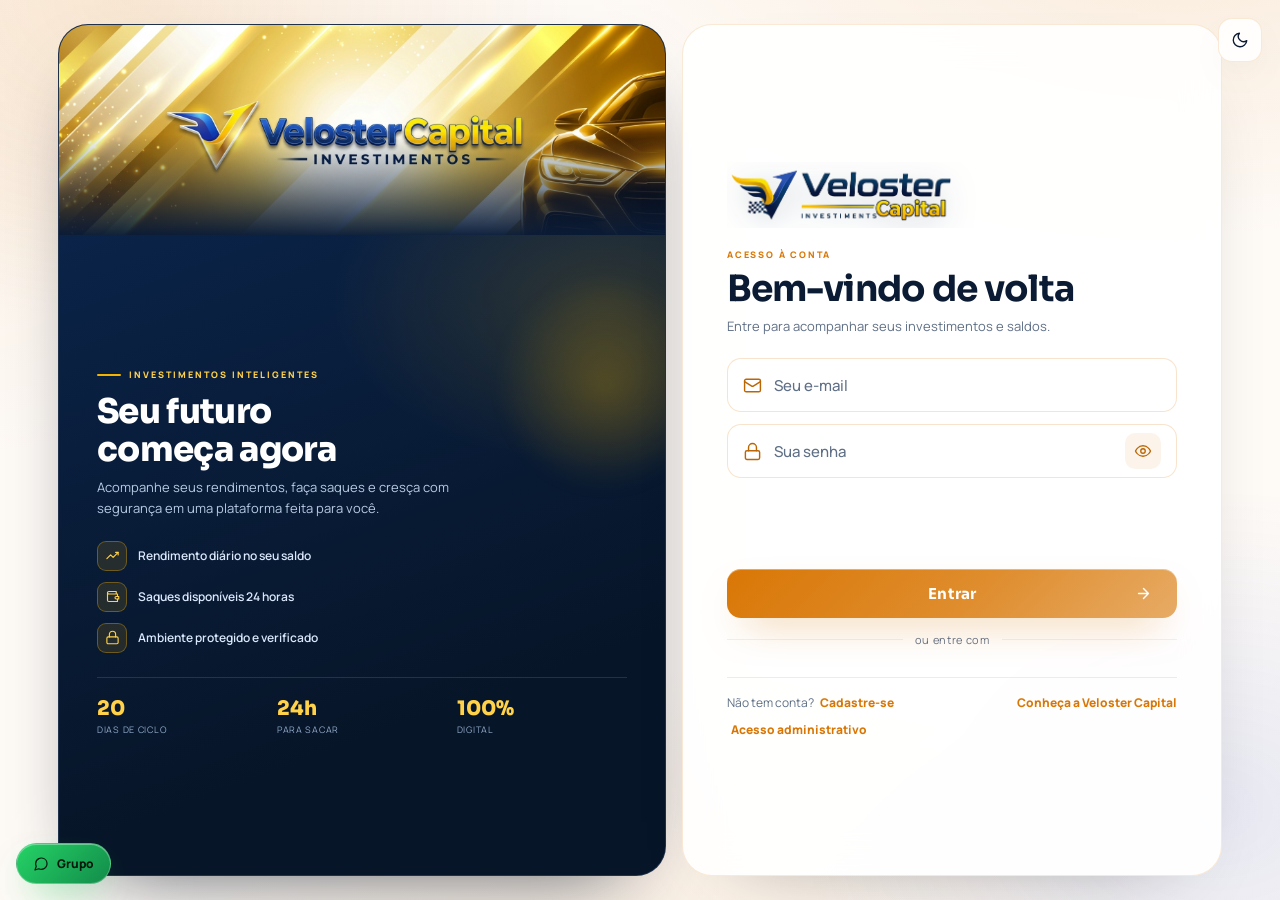
<file: index.html>
<!DOCTYPE html>
<html lang="pt-BR">
<head>
  <meta charset="UTF-8">
  <meta name="viewport" content="width=device-width, initial-scale=1.0">
  <title>Veloster Capital | Entrar</title>
  <link rel="stylesheet" href="style.css">
  <link rel="stylesheet" href="style-premium.css">
  <link rel="stylesheet" href="style-laranja.css" id="themeCss">
  <link rel="stylesheet" href="tema.css">
  <link rel="stylesheet" href="style-veloster.css">
  <script>
    (function(){try{
      var t = localStorage.getItem('taxinexo_tema') || 'claro';
      document.documentElement.dataset.tema = t;
      if (t === 'escuro') { var l = document.getElementById('themeCss'); if (l) l.disabled = true; }
    }catch(e){}})();
  </script>
  <script src="tema.js" defer></script>
  <script src="https://challenges.cloudflare.com/turnstile/v0/api.js" async defer></script>
  <script src="https://accounts.google.com/gsi/client" async defer></script>
</head>
<body class="auth-page auth-page-split">

  <main class="auth-shell auth-split">

    <!-- Painel visual -->
    <section class="auth-visual" aria-hidden="true">
      <div class="auth-visual-img"></div>
      <div class="auth-visual-body">
        <span class="auth-visual-kicker">Investimentos inteligentes</span>
        <h2>Seu futuro<br>começa agora</h2>
        <p>Acompanhe seus rendimentos, faça saques e cresça com segurança em uma plataforma feita para você.</p>
        <ul class="auth-visual-list">
          <li><span class="ico ico-trending" aria-hidden="true"></span> Rendimento diário no seu saldo</li>
          <li><span class="ico ico-wallet" aria-hidden="true"></span> Saques disponíveis 24 horas</li>
          <li><span class="ico ico-lock" aria-hidden="true"></span> Ambiente protegido e verificado</li>
        </ul>
        <div class="auth-visual-stats">
          <div><strong>20</strong><span>dias de ciclo</span></div>
          <div><strong>24h</strong><span>para sacar</span></div>
          <div><strong>100%</strong><span>digital</span></div>
        </div>
      </div>
    </section>

    <!-- Formulário -->
    <section class="auth-card auth-card-new">
      <div class="auth-brand auth-brand-mini">
        <img src="brand-transparent.png" alt="Veloster Capital">
      </div>

      <span class="auth-kicker">Acesso à conta</span>
      <h1>Bem-vindo de volta</h1>
      <p class="auth-description">Entre para acompanhar seus investimentos e saldos.</p>

      <form id="loginForm" onsubmit="event.preventDefault(); fazerLogin()">
        <label class="input-wrap"><span class="ico ico-mail" aria-hidden="true"></span><input type="email" id="email" autocomplete="email" placeholder="Seu e-mail" aria-label="Seu e-mail" required></label>
        <div class="input-wrap"><span class="ico ico-lock" aria-hidden="true"></span><input type="password" id="senha" autocomplete="current-password" placeholder="Sua senha" aria-label="Sua senha" required><button type="button" class="password-toggle" aria-label="Mostrar senha" aria-pressed="false" onclick="alternarSenha(this,'senha')"></button></div>

        <div class="cf-turnstile" data-sitekey="0x4AAAAAAGTNnKaP2FuE_P5_" data-action="login" data-theme="light"></div>
        <button class="primary" type="submit">Entrar <span class="ico ico-arrow" aria-hidden="true"></span></button>
      </form>

      <div class="google-area">
        <div class="google-sep"><span>ou entre com</span></div>
        <div id="g_id_onload"
             data-client_id="643374147618-8cfpb3gkfbl2pi7n4obujbpfdo6haikt.apps.googleusercontent.com"
             data-callback="handleGoogleLogin"
             data-auto_prompt="false"></div>
        <div class="g_id_signin" data-type="standard" data-size="large" data-theme="outline"
             data-text="signin_with" data-shape="rectangular" data-logo_alignment="left"></div>
      </div>

      <div class="auth-links">
        <p class="link">Não tem conta? <a href="cadastro.html">Cadastre-se</a></p>
        <p class="link"><a href="quem-somos.html">Conheça a Veloster Capital</a></p>
        <p class="link"><a href="admin.html">Acesso administrativo</a></p>
      </div>
    </section>

  </main>

  <script src="pagamentos.js"></script>
  <script src="script.js"></script>

  <!-- Grupo WhatsApp -->
  <a class="grp-whats" id="linkGrupo" href="https://chat.whatsapp.com/D1oeBvP9L0a86cf6ZgWXgP?s=cl&p=a&iam=2" target="_blank" rel="noopener" aria-label="Entrar no grupo do WhatsApp" title="Grupo Veloster Capital">
    <span class="ico ico-message" aria-hidden="true"></span> Grupo
  </a>

</body>
</html>
</file>
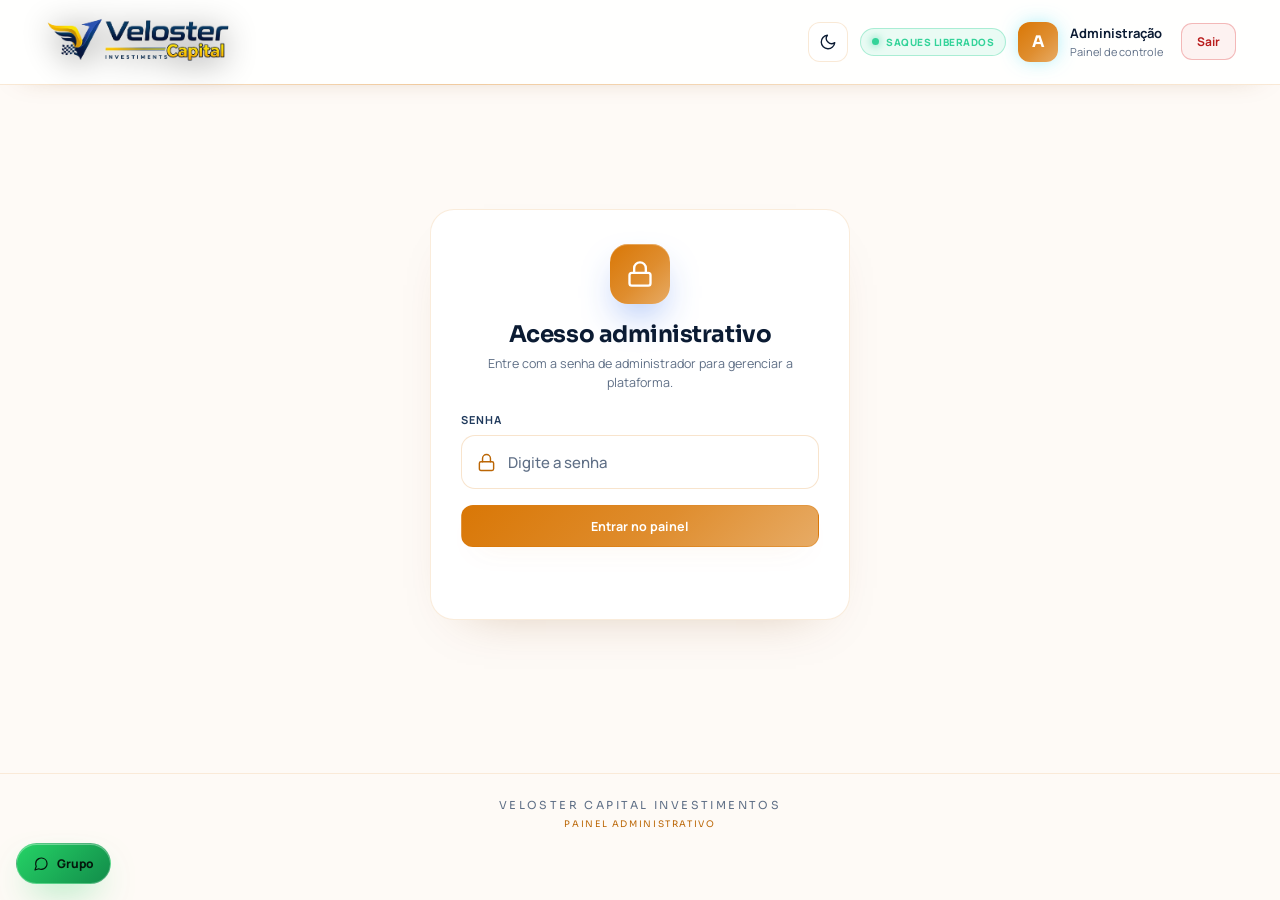
<file: admin.html>
<!DOCTYPE html>
<html lang="pt-BR">
<head>
  <meta charset="UTF-8">
  <meta name="viewport" content="width=device-width, initial-scale=1">
  <title>Veloster Capital | Administração</title>
  <link rel="stylesheet" href="style.css">
  <link rel="stylesheet" href="style-premium.css">
  <link rel="stylesheet" href="style-laranja.css" id="themeCss">
  <link rel="stylesheet" href="tema.css">
  <link rel="stylesheet" href="style-veloster.css">
  <script>
    (function(){try{
      var t = localStorage.getItem('taxinexo_tema') || 'claro';
      document.documentElement.dataset.tema = t;
      if (t === 'escuro') { var l = document.getElementById('themeCss'); if (l) l.disabled = true; }
    }catch(e){}})();
  </script>
  <script src="tema.js" defer></script>
</head>
<body class="dashboard admin-page">

  <!-- ============================================================
       TOPBAR
  ============================================================ -->
  <header class="topbar">
    <a href="cliente.html"><img src="brand-transparent.png" alt="Veloster Capital Investimentos"></a>
    <div class="account">
      <span class="admin-top-chip" id="adminTopSaqueChip" data-estado="liberado" title="Controle de saques">
        <i aria-hidden="true"></i><span>Saques liberados</span>
      </span>
      <div class="avatar" aria-hidden="true">A</div>
      <div class="account-meta">
        <strong>Administração</strong>
        <small>Painel de controle</small>
      </div>
      <button class="sair" onclick="sair()">Sair</button>
    </div>
  </header>

  <main class="wrap admin-wrap">

    <!-- ============================================================
         LOGIN
    ============================================================ -->
    <section class="admin-login" id="adminLogin">
      <div class="admin-login-card panel">
        <div class="admin-shield" aria-hidden="true">
          <svg viewBox="0 0 24 24" width="28" height="28" fill="none" stroke="currentColor" stroke-width="2" stroke-linecap="round" stroke-linejoin="round">
            <rect x="3" y="11" width="18" height="11" rx="2"/>
            <path d="M7 11V7a5 5 0 0 1 10 0v4"/>
          </svg>
        </div>
        <h1>Acesso administrativo</h1>
        <p>Entre com a senha de administrador para gerenciar a plataforma.</p>

        <form onsubmit="event.preventDefault(); entrarAdmin()">
          <label class="field" for="adminSenha">
            <span>Senha</span>
            <span class="input-wrap">
              <span class="ico ico-lock" aria-hidden="true"></span>
              <input id="adminSenha" type="password" placeholder="Digite a senha" autocomplete="current-password">
            </span>
          </label>
          <button class="btn block" type="submit">Entrar no painel</button>
        </form>

        <p class="result" id="adminMsg" role="status" aria-live="polite"></p>
      </div>
    </section>

    <!-- ============================================================
         PAINEL
    ============================================================ -->
    <div id="adminPanel" style="display:none;">

      <!-- CABEÇALHO -->
      <div class="admin-head">
        <div class="admin-head-txt">
          <span class="admin-eyebrow">Veloster Capital · Administração</span>
          <h1>Painel administrativo</h1>
          <p>Visão geral, financeiro e configurações da plataforma.</p>
        </div>
        <div class="admin-head-actions">
          <span class="admin-updated" id="adminUltimaAtualizacao">Aguardando dados...</span>
          <button class="btn secondary admin-refresh" onclick="carregarAdmin()">
            <span class="ico ico-refresh" aria-hidden="true"></span> Atualizar
          </button>
        </div>
      </div>

      <div class="admin-layout">

        <!-- NAVEGAÇÃO LATERAL -->
        <aside class="admin-side" aria-label="Seções do painel">
          <nav class="admin-nav">
            <button type="button" class="admin-nav-item ativo" data-alvo="sec-visao">
              <span class="ico ico-chart" aria-hidden="true"></span><span>Visão geral</span>
            </button>
            <button type="button" class="admin-nav-item" data-alvo="sec-saques">
              <span class="ico ico-wallet" aria-hidden="true"></span><span>Saques</span>
            </button>
            <button type="button" class="admin-nav-item" data-alvo="sec-usuarios">
              <span class="ico ico-users" aria-hidden="true"></span><span>Usuários</span>
            </button>
            <button type="button" class="admin-nav-item" data-alvo="sec-investimentos">
              <span class="ico ico-trending" aria-hidden="true"></span><span>Investimentos</span>
            </button>
            <button type="button" class="admin-nav-item" data-alvo="sec-planos">
              <span class="ico ico-star" aria-hidden="true"></span><span>Planos</span>
            </button>
            <button type="button" class="admin-nav-item" data-alvo="sec-relatorios">
              <span class="ico ico-list" aria-hidden="true"></span><span>Rendimentos</span>
            </button>
            <button type="button" class="admin-nav-item" data-alvo="sec-banners">
              <span class="ico ico-image" aria-hidden="true"></span><span>Banners</span>
            </button>
            <button type="button" class="admin-nav-item" data-alvo="sec-codigos">
              <span class="ico ico-gift" aria-hidden="true"></span><span>Códigos</span>
            </button>
            <button type="button" class="admin-nav-item" data-alvo="sec-aparencia">
              <span class="ico ico-star" aria-hidden="true"></span><span>Aparência</span>
            </button>
            <button type="button" class="admin-nav-item" data-alvo="sec-config">
              <span class="ico ico-key" aria-hidden="true"></span><span>Configurações</span>
            </button>
          </nav>

          <div class="admin-side-card">
            <span class="admin-side-label">Controle de saques</span>
            <strong class="admin-side-status" id="adminSideSaqueStatus" data-estado="liberado">
              <i aria-hidden="true"></i> Liberados
            </strong>
            <p id="adminSideSaqueDesc">Clientes podem solicitar normalmente.</p>
            <button class="btn small secondary block" type="button" onclick="irParaSecao('sec-saques')">Gerenciar saques</button>
          </div>
        </aside>

        <!-- CONTEÚDO -->
        <div class="admin-content">

          <!-- VISÃO GERAL -->
          <section class="admin-block" id="sec-visao">
            <div class="admin-block-head">
              <div>
                <h2>Visão geral</h2>
                <p>Números atualizados da plataforma.</p>
              </div>
            </div>

            <div class="admin-stats">
              <article class="admin-stat">
                <span class="admin-stat-ico ico-users" aria-hidden="true"></span>
                <small>Usuários</small>
                <strong id="adminUsuarios">0</strong>
              </article>
              <article class="admin-stat">
                <span class="admin-stat-ico ico-trending" aria-hidden="true"></span>
                <small>Invest. ativos</small>
                <strong id="adminInvestimentos">0</strong>
              </article>
              <article class="admin-stat">
                <span class="admin-stat-ico ico-money" aria-hidden="true"></span>
                <small>Total investido</small>
                <strong id="adminTotalInvestido">R$ 0,00</strong>
              </article>
              <article class="admin-stat">
                <span class="admin-stat-ico ico-chart" aria-hidden="true"></span>
                <small>Rendimentos</small>
                <strong id="adminTotalRendimentos">R$ 0,00</strong>
              </article>
              <article class="admin-stat">
                <span class="admin-stat-ico ico-wallet" aria-hidden="true"></span>
                <small>Saques pagos</small>
                <strong id="adminTotalSaques">R$ 0,00</strong>
              </article>
              <article class="admin-stat">
                <span class="admin-stat-ico ico-clock" aria-hidden="true"></span>
                <small>Saques pendentes</small>
                <strong id="adminSaquesPendentes">0</strong>
              </article>
              <article class="admin-stat">
                <span class="admin-stat-ico ico-users" aria-hidden="true"></span>
                <small>Saldo em contas</small>
                <strong id="adminSaldoContas">R$ 0,00</strong>
              </article>
              <article class="admin-stat admin-stat-gateway">
                <span class="admin-stat-ico ico-bank" aria-hidden="true"></span>
                <small>Gateway (estimado)</small>
                <strong id="adminSaldoGateway">—</strong>
                <button class="mini-btn" type="button" onclick="adminAtualizarSaldoGateway()">Consultar gateway</button>
              </article>
            </div>

            <article class="admin-chart-card">
              <div class="admin-chart-head">
                <div>
                  <h3>Movimentação da plataforma</h3>
                  <p>Financeiro consolidado e novos cadastros.</p>
                </div>
                <span class="admin-chart-tag">Ao vivo</span>
              </div>
              <div class="admin-chart-grid">
                <div class="admin-chart-panel">
                  <div class="admin-chart-panel-head">
                    <h4>Financeiro</h4>
                    <small>R$</small>
                  </div>
                  <div class="admin-bars" id="adminBarsFinanceiro"></div>
                  <div class="admin-chart-notes" id="adminChartNotes"></div>
                </div>
                <div class="admin-chart-panel">
                  <div class="admin-chart-panel-head">
                    <h4>Cadastros</h4>
                    <small id="adminChartCadastrosTotal">7 dias</small>
                  </div>
                  <div class="admin-spark" id="adminSparkCadastros"></div>
                </div>
              </div>
            </article>

            <div class="admin-block-head admin-block-head-sub">
              <div>
                <h2>Ações rápidas</h2>
                <p>Operações do dia a dia.</p>
              </div>
            </div>

            <div class="admin-actions">
              <article class="admin-action">
                <span class="admin-action-ico green ico-refresh" aria-hidden="true"></span>
                <div>
                  <h3>Processar rendimentos</h3>
                  <p>Credita 1 diária de cada investimento ativo e devolve o capital ao final do ciclo.</p>
                </div>
                <button class="btn" type="button" onclick="processarRendimentos(event)">Processar</button>
              </article>

              <article class="admin-action admin-action-saques" id="adminAcaoSaques" data-estado="liberado">
                <span class="admin-action-ico ico-wallet" aria-hidden="true"></span>
                <div>
                  <h3>Controle de saques</h3>
                  <p id="adminAcaoSaquesDesc">Saques liberados para todos os clientes.</p>
                </div>
                <button class="btn small secondary" type="button" onclick="irParaSecao('sec-saques')">Gerenciar</button>
              </article>
            </div>
          </section>

          <!-- SAQUES -->
          <section class="admin-block" id="sec-saques">
            <div class="admin-block-head">
              <div>
                <h2>Saques</h2>
                <p>Libere ou bloqueie os saques e acompanhe as solicitações.</p>
              </div>
            </div>

            <article class="saque-status" id="saqueStatusCard" data-estado="liberado">
              <div class="saque-status-main">
                <span class="saque-status-ico" aria-hidden="true"></span>
                <div class="saque-status-txt">
                  <span class="saque-status-tag">Controle global</span>
                  <h3 id="saqueStatusTitulo">Saques liberados</h3>
                  <p id="saqueStatusDesc">Os clientes podem solicitar saques normalmente.</p>
                  <small id="saqueStatusData">—</small>
                </div>
              </div>
              <div class="saque-status-actions">
                <label class="saque-status-label" for="adminMotivoBloqueio">Mensagem exibida ao cliente</label>
                <input id="adminMotivoBloqueio" maxlength="120" placeholder="Motivo do bloqueio (opcional)">
                <div class="saque-status-btns">
                  <button class="btn success" type="button" id="btnLiberarSaques" onclick="definirBloqueioSaques(false)">
                    <span class="ico ico-check" aria-hidden="true"></span> Liberar saques
                  </button>
                  <button class="btn danger" type="button" id="btnBloquearSaques" onclick="definirBloqueioSaques(true)">
                    <span class="ico ico-ban" aria-hidden="true"></span> Bloquear saques
                  </button>
                </div>
              </div>
            </article>

            <article class="admin-table-card">
              <div class="table-head-row">
                <h3>Últimos saques <span class="count-pill" id="adminSaquesCount">0</span></h3>
                <div class="table-tools">
                  <select id="adminFiltroSaques" onchange="renderAdminSaques()" aria-label="Filtrar saques">
                    <option value="todos">Todos os status</option>
                    <option value="pagos">Pagos / aprovados</option>
                    <option value="pendentes">Pendentes</option>
                    <option value="recusados">Recusados / bloqueados</option>
                  </select>
                </div>
              </div>
              <div class="table-scroll">
                <table>
                  <thead>
                    <tr>
                      <th>Cliente</th>
                      <th>Bruto</th>
                      <th>Taxa</th>
                      <th>Líquido</th>
                      <th>Data</th>
                      <th>Status</th>
                    </tr>
                  </thead>
                  <tbody id="adminSaquesBody">
                    <tr><td colspan="6" class="empty">Carregando...</td></tr>
                  </tbody>
                </table>
              </div>
            </article>
          </section>

          <!-- USUÁRIOS -->
          <section class="admin-block" id="sec-usuarios">
            <div class="admin-block-head">
              <div>
                <h2>Usuários</h2>
                <p>Criar contas, ajustar saldo e gerenciar clientes. Na coluna Indicados, clique em “Ver” para abrir quem cada usuário convidou.</p>
              </div>
            </div>

            <div class="admin-tools-grid">
              <article class="admin-action">
                <span class="admin-action-ico green ico-plus" aria-hidden="true"></span>
                <div class="admin-action-body">
                  <h3>Criar usuário</h3>
                  <div class="form-grid">
                    <input id="novoUsuarioNome" placeholder="Nome completo" autocomplete="name">
                    <input id="novoUsuarioEmail" placeholder="E-mail" type="email" autocomplete="email">
                    <input id="novoUsuarioCpf" placeholder="CPF (opcional)" maxlength="14" inputmode="numeric">
                    <input id="novoUsuarioCelular" placeholder="Celular" maxlength="15" inputmode="tel">
                    <input id="novoUsuarioSenha" placeholder="Senha (mín. 8)" type="password" autocomplete="new-password">
                  </div>
                  <button class="btn" type="button" onclick="adminCriarUsuario()">Criar usuário</button>
                </div>
              </article>

              <article class="admin-action">
                <span class="admin-action-ico gold ico-money" aria-hidden="true"></span>
                <div class="admin-action-body">
                  <h3>Ajustar saldo</h3>
                  <div class="form-grid">
                    <select id="adminSaldoUsuario" aria-label="Usuário"></select>
                    <input id="adminSaldoValor" type="number" min="0.01" step="0.01" placeholder="Valor R$" inputmode="decimal">
                  </div>
                  <div class="row">
                    <button class="btn success" type="button" onclick="adminAjustarSaldo(1)">Adicionar saldo</button>
                    <button class="btn danger" type="button" onclick="adminAjustarSaldo(-1)">Tirar saldo</button>
                  </div>
                </div>
              </article>
            </div>

            <article class="admin-table-card">
              <div class="table-head-row">
                <h3>Lista de usuários <span class="count-pill" id="adminUsuariosCount">0</span></h3>
                <div class="table-tools">
                  <span class="table-search-wrap">
                    <span class="ico ico-search" aria-hidden="true"></span>
                    <input id="adminBuscaUsuario" class="table-search" placeholder="Buscar nome, e-mail ou CPF..." oninput="renderAdminUsuarios()" aria-label="Buscar usuários">
                  </span>
                </div>
              </div>
              <div class="table-scroll">
                <table>
                  <thead>
                    <tr>
                      <th>Usuário</th>
                      <th>E-mail</th>
                      <th>Saldo</th>
                      <th>Total dep.</th>
                      <th>Indicados</th>
                      <th>Desde</th>
                      <th class="th-acoes">Ações</th>
                    </tr>
                  </thead>
                  <tbody id="adminUsuariosBody">
                    <tr><td colspan="7" class="empty">Carregando...</td></tr>
                  </tbody>
                </table>
              </div>
            </article>
          </section>

          <!-- INVESTIMENTOS -->
          <section class="admin-block" id="sec-investimentos">
            <div class="admin-block-head">
              <div>
                <h2>Investimentos</h2>
                <p>Todos os planos contratados pelos clientes.</p>
              </div>
            </div>

            <article class="admin-table-card">
              <div class="table-head-row">
                <h3>Lista de investimentos <span class="count-pill" id="adminInvestCount">0</span></h3>
                <div class="table-tools">
                  <span class="table-search-wrap">
                    <span class="ico ico-search" aria-hidden="true"></span>
                    <input id="adminBuscaInvest" class="table-search" placeholder="Buscar cliente ou plano..." oninput="renderAdminInvestimentos()" aria-label="Buscar investimentos">
                  </span>
                </div>
              </div>
              <div class="table-scroll">
                <table>
                  <thead>
                    <tr>
                      <th>Cliente</th>
                      <th>Plano</th>
                      <th>Aplicado</th>
                      <th>Diária</th>
                      <th>Progresso</th>
                      <th>Recebido</th>
                      <th>Status</th>
                      <th>Ações</th>
                    </tr>
                  </thead>
                  <tbody id="adminInvestBody">
                    <tr><td colspan="8" class="empty">Carregando...</td></tr>
                  </tbody>
                </table>
              </div>
            </article>
          </section>

          <!-- PLANOS -->
          <section class="admin-block" id="sec-planos">
            <div class="admin-block-head">
              <div>
                <h2>Planos</h2>
                <p>Valores, ciclo, retorno, limite, foto e regras de saque. Ao digitar a entrada, a diária e o total são calculados automaticamente (entrada × 1,7 ÷ ciclo).</p>
              </div>
            </div>

            <article class="admin-action">
              <span class="admin-action-ico gold ico-star" aria-hidden="true"></span>
              <div class="admin-action-body">
                <h3>Catálogo de planos</h3>
                <p>O plano ID 0 é o gratuito. A compra sempre usa os valores salvos aqui.</p>
                <div id="adminPlanosLista" class="admin-planos-lista">
                  <p class="empty">Carregando...</p>
                </div>
                <div class="row">
                  <button class="btn" type="button" onclick="adminNovoPlano()">Adicionar plano</button>
                  <button class="btn" type="button" onclick="adminSalvarPlanos()">Salvar planos</button>
                  <button class="btn secondary" type="button" onclick="adminCarregarPlanos()">Recarregar</button>
                </div>
                <p class="result" id="adminPlanosMsg" role="status" aria-live="polite"></p>
              </div>
            </article>

            <article class="admin-action">
              <span class="admin-action-ico green ico-wallet" aria-hidden="true"></span>
              <div class="admin-action-body">
                <h3>Regras financeiras</h3>
                <p>Depósito mínimo/máximo e saque mínimo são validados no Worker e exibidos no painel do cliente.</p>
                <div class="form-grid">
                  <label class="aparencia-field"><span>Depósito mínimo (R$)</span><input id="adminDepositoMinimo" type="number" min="1" step="0.01" inputmode="decimal"></label>
                  <label class="aparencia-field"><span>Depósito máximo (R$)</span><input id="adminDepositoMaximo" type="number" min="1" step="0.01" inputmode="decimal"></label>
                  <label class="aparencia-field"><span>Saque mínimo (R$)</span><input id="adminSaqueMinimo" type="number" min="1" step="0.01" inputmode="decimal"></label>
                  <label class="aparencia-field"><span>Taxa de saque (%)</span><input id="adminTaxaSaque" type="number" min="0" max="100" step="0.01" inputmode="decimal"></label>
                  <label class="aparencia-field"><span>Saques por dia (0 = sem limite)</span><input id="adminSaquesPorDia" type="number" min="0" step="1" inputmode="numeric"></label>
                </div>
                <div class="row">
                  <button class="btn" type="button" onclick="adminSalvarFinanceiro()">Salvar financeiro</button>
                  <button class="btn secondary" type="button" onclick="adminCarregarFinanceiro()">Recarregar</button>
                </div>
                <p class="result" id="adminFinanceiroMsg" role="status" aria-live="polite"></p>
              </div>
            </article>
          </section>

          <!-- RENDIMENTOS -->
          <section class="admin-block" id="sec-relatorios">
            <div class="admin-block-head">
              <div>
                <h2>Rendimentos</h2>
                <p>Investimentos ativos e progresso dos pagamentos.</p>
              </div>
            </div>

            <article class="admin-table-card">
              <div class="table-head-row">
                <h3>Rendimentos por investimento <span class="count-pill" id="adminRendimentosCount">0</span></h3>
              </div>
              <div class="table-scroll">
                <table>
                  <thead>
                    <tr>
                      <th>Cliente</th>
                      <th>Plano</th>
                      <th>Diária</th>
                      <th>Progresso</th>
                      <th>Recebido</th>
                    </tr>
                  </thead>
                  <tbody id="adminRendimentosBody">
                    <tr><td colspan="5" class="empty">Carregando...</td></tr>
                  </tbody>
                </table>
              </div>
            </article>
          </section>

          <!-- BANNERS -->
          <section class="admin-block" id="sec-banners">
            <div class="admin-block-head">
              <div>
                <h2>Banners</h2>
                <p>Carrossel da home e do painel do cliente.</p>
              </div>
            </div>

            <article class="admin-action admin-banner-form">
              <span class="admin-action-ico ico-image" aria-hidden="true"></span>
              <div class="admin-action-body">
                <h3>Adicionar banner</h3>
                <p>Imagem PNG/JPG/WEBP/GIF até 5 MB. O link é opcional — se preenchido, clicar no banner redireciona.</p>

                <div class="form-grid">
                  <input id="bannerArquivo" type="file" accept="image/png,image/jpeg,image/webp,image/gif" class="form-full">
                  <input id="bannerLink" placeholder="Link (https://...) — opcional" class="form-full">
                  <select id="bannerTipo" class="form-full" aria-label="Tipo do banner">
                    <option value="carousel">Carrossel (home e painel)</option>
                    <option value="popup">Popup</option>
                  </select>
                </div>

                <button class="btn" type="button" onclick="adminEnviarBanner()">Enviar banner</button>
                <p class="result" id="adminBannerMsg" role="status" aria-live="polite"></p>
              </div>
            </article>

            <article class="admin-table-card">
              <div class="table-head-row">
                <h3>Banners ativos <span class="count-pill" id="adminBannersCount">0</span></h3>
                <button class="btn small secondary" type="button" onclick="adminCarregarBanners()">Atualizar</button>
              </div>
              <div class="table-scroll">
                <table>
                  <thead>
                    <tr><th>Imagem</th><th>Tipo</th><th>Link</th><th class="th-acoes">Ações</th></tr>
                  </thead>
                  <tbody id="adminBannersBody">
                    <tr><td colspan="4" class="empty">Carregando...</td></tr>
                  </tbody>
                </table>
              </div>
            </article>
          </section>

          <!-- CÓDIGOS -->
          <section class="admin-block" id="sec-codigos">
            <div class="admin-block-head">
              <div>
                <h2>Códigos promocionais</h2>
                <p>Códigos da roleta e bônus com valor próprio.</p>
              </div>
            </div>

            <div class="admin-codes">
              <article class="admin-code-card">
                <div class="admin-code-head">
                  <span class="admin-code-ico ico-wheel" aria-hidden="true"></span>
                  <div>
                    <h3>Códigos da roleta</h3>
                    <p>Libera o giro da roleta para o cliente.</p>
                  </div>
                </div>

                <textarea id="adminCodigosRoleta" rows="4" placeholder="ROLETA&#10;PROMO2026" spellcheck="false"></textarea>

                <div class="row">
                  <button class="btn" type="button" onclick="salvarCodigosRoleta()">Salvar códigos</button>
                  <button class="btn secondary" type="button" onclick="carregarCodigosRoleta()">Recarregar</button>
                </div>

                <p class="result" id="adminRoletaMsg" role="status" aria-live="polite"></p>
              </article>

              <article class="admin-code-card">
                <div class="admin-code-head">
                  <span class="admin-code-ico gold ico-gift" aria-hidden="true"></span>
                  <div>
                    <h3>Códigos de bônus</h3>
                    <p>Cada código tem seu próprio valor e 1 resgate por cliente.</p>
                  </div>
                </div>

                <div id="adminBonusLista" class="bonus-lista"></div>

                <div class="bonus-add">
                  <input id="adminNovoCodigo" placeholder="CÓDIGO" maxlength="24" class="uppercase">
                  <input id="adminNovoValor" type="number" min="0.01" step="0.01" placeholder="Valor R$" inputmode="decimal">
                  <button class="btn" type="button" onclick="adicionarCodigoBonus()">Adicionar</button>
                </div>

                <div class="row">
                  <button class="btn" type="button" onclick="salvarCodigosBonus()">Salvar todos</button>
                  <button class="btn secondary" type="button" onclick="carregarCodigosBonus()">Recarregar</button>
                </div>

                <p class="result" id="adminBonusMsg" role="status" aria-live="polite"></p>
              </article>
            </div>
          </section>

          <!-- APARÊNCIA -->
          <section class="admin-block" id="sec-aparencia">
            <div class="admin-block-head">
              <div>
                <h2>Aparência</h2>
                <p>Nome da plataforma, cor principal e tema do site.</p>
              </div>
            </div>

            <article class="admin-action">
              <span class="admin-action-ico gold ico-star" aria-hidden="true"></span>
              <div class="admin-action-body">
                <h3>Identidade da plataforma</h3>
                <p>O nome substitui todas as referências à marca no site. A cor é aplicada em todas as páginas. As imagens existentes não são alteradas — para trocar a logo, substitua os arquivos.</p>

                <div class="aparencia-grid">
                  <label class="aparencia-field" for="adminNomePlataforma">
                    <span>Nome da plataforma</span>
                    <input id="adminNomePlataforma" type="text" maxlength="24" placeholder="Veloster Capital" autocomplete="off">
                  </label>
                  <div class="aparencia-field">
                    <span>Cor principal</span>
                    <div class="cor-swatches" id="adminCoresPreset" role="group" aria-label="Cores prontas"></div>
                    <div class="aparencia-cor-linha">
                      <input id="adminCorPrimaria" type="color" value="#d97706" aria-label="Escolher cor principal" oninput="adminSelecionarCor(this.value)">
                      <code id="adminCorCodigo">#D97706</code>
                    </div>
                  </div>
                </div>

                <div class="aparencia-preview">
                  <span class="btn small" id="adminCorPreviewBtn">Botão de exemplo</span>
                  <small>Prévia da cor principal</small>
                </div>

                <div class="row">
                  <button class="btn" type="button" onclick="adminSalvarAparencia()">Salvar aparência</button>
                  <button class="btn secondary" type="button" onclick="adminCarregarAparencia()">Recarregar</button>
                </div>

                <p class="result" id="adminAparenciaMsg" role="status" aria-live="polite"></p>
              </div>
            </article>
          </section>

          <!-- CONFIGURAÇÕES -->
          <section class="admin-block" id="sec-config">
            <div class="admin-block-head">
              <div>
                <h2>Configurações</h2>
                <p>Link do grupo e credenciais do gateway.</p>
              </div>
            </div>

            <article class="admin-action">
              <span class="admin-action-ico green ico-message" aria-hidden="true"></span>
              <div class="admin-action-body">
                <h3>Link do grupo</h3>
                <p>Este link aparece no botão verde do canto da tela em todas as páginas.</p>

                <div class="form-inline">
                  <input id="adminLinkGrupo" placeholder="https://chat.whatsapp.com/...">
                  <button class="btn" type="button" onclick="salvarLinkGrupo()">Salvar link</button>
                  <button class="btn secondary" type="button" onclick="carregarLinkGrupo()">Recarregar</button>
                </div>

                <p class="result" id="adminLinkGrupoMsg" role="status" aria-live="polite"></p>
              </div>
            </article>

            <article class="admin-action">
              <span class="admin-action-ico ico-key" aria-hidden="true"></span>
              <div class="admin-action-body">
                <h3>Gateway de pagamento</h3>
                <p>NexasPay — credenciais do relay na VPS.</p>

                <div class="form-grid">
                  <input id="adminGatewayUrl" placeholder="URL do relay (https://.../relay)" class="form-full">
                  <span class="form-secret form-full">
                    <input id="adminGatewayToken" type="password" placeholder="Token do relay" autocomplete="off">
                    <button class="password-toggle" type="button" aria-label="Mostrar token" aria-pressed="false" onclick="alternarSenha(this,'adminGatewayToken')"></button>
                  </span>
                  <input id="adminGatewayWebhook" placeholder="Token do webhook (opcional)" class="form-full">
                </div>

                <div class="row">
                  <button class="btn" type="button" onclick="adminSalvarGateway()">Salvar chaves</button>
                  <button class="btn secondary" type="button" onclick="adminCarregarGateway()">Recarregar</button>
                  <button class="btn secondary" type="button" onclick="adminTestarGateway()">Testar conexão</button>
                </div>

                <p class="result" id="adminGatewayMsg" role="status" aria-live="polite"></p>
              </div>
            </article>
          </section>

        </div>
      </div>
    </div>
  </main>

  <dialog class="admin-rede-dialog" id="adminConvidadosDialog" aria-labelledby="adminConvidadosTitulo">
    <div class="admin-rede-top">
      <div>
        <span class="admin-rede-kicker">Rede de indicações</span>
        <h2 id="adminConvidadosTitulo">Convidados</h2>
      </div>
      <button type="button" class="admin-rede-close" onclick="fecharConvidadosAdmin()" aria-label="Fechar">×</button>
    </div>
    <div class="admin-rede-resumo" id="adminConvidadosResumo"></div>
    <div class="admin-rede-list" id="adminConvidadosLista"></div>
    <div class="admin-rede-actions">
      <button type="button" class="btn secondary" id="adminConvidadosVoltar" onclick="voltarConvidadosAdmin()">← Voltar</button>
      <button type="button" class="btn" onclick="fecharConvidadosAdmin()">Fechar</button>
    </div>
  </dialog>

  <!-- ============================================================
       FOOTER
  ============================================================ -->
  <footer class="footer">
    VELOSTER CAPITAL INVESTIMENTOS
    <small>PAINEL ADMINISTRATIVO</small>
  </footer>

  <!-- ============================================================
       SCRIPTS
  ============================================================ -->
  <script src="pagamentos.js"></script>
  <script src="script.js"></script>

  <!-- Script inline: só o que o admin.html original já fazia + navegação -->
  <script>
    function mostrarPainel() {
      if (sessionStorage.getItem('admin_taxinexo') === 'sim') {
        document.getElementById('adminLogin').style.display = 'none';
        document.getElementById('adminPanel').style.display = 'block';
      }
    }
    const origem = window.carregarAdmin;
    window.carregarAdmin = async function () {
      mostrarPainel();
      return origem ? origem() : null;
    };
    window.addEventListener('load', () => {
      mostrarPainel();
      carregarCodigosBonus();
    });

    // Navegação por seções (rolagem suave + item ativo)
    function irParaSecao(id) {
      const alvo = document.getElementById(id);
      if (!alvo) return;
      const topo = alvo.getBoundingClientRect().top + window.scrollY - 90;
      window.scrollTo({ top: Math.max(0, topo), behavior: 'smooth' });
      document.querySelectorAll('.admin-nav-item').forEach(b => {
        b.classList.toggle('ativo', b.dataset.alvo === id);
      });
    }
    window.irParaSecao = irParaSecao;

    document.querySelectorAll('.admin-nav-item').forEach(btn => {
      btn.addEventListener('click', () => irParaSecao(btn.dataset.alvo));
    });

    // Mantém o item do menu sincronizado com a seção visível
    function secaoAtiva() {
      const secoes = [...document.querySelectorAll('.admin-block')];
      if (!secoes.length) return;
      const y = window.scrollY + 150;
      let atual = secoes[0].id;
      for (const s of secoes) if (s.offsetTop <= y) atual = s.id;
      if (window.innerHeight + window.scrollY >= document.documentElement.scrollHeight - 8) {
        atual = secoes[secoes.length - 1].id;
      }
      document.querySelectorAll('.admin-nav-item').forEach(b => {
        b.classList.toggle('ativo', b.dataset.alvo === atual);
      });
    }
    let quadroAtivo = null;
    window.addEventListener('scroll', () => {
      if (quadroAtivo) return;
      quadroAtivo = requestAnimationFrame(() => { quadroAtivo = null; secaoAtiva(); });
    }, { passive: true });
    window.addEventListener('load', secaoAtiva);
  </script>

  <!-- Botão flutuante WhatsApp -->
  <a
    class="grp-whats"
    id="linkGrupo"
    href="https://chat.whatsapp.com/D1oeBvP9L0a86cf6ZgWXgP?s=cl&p=a&iam=2"
    target="_blank"
    rel="noopener"
    aria-label="Entrar no grupo do WhatsApp"
    title="Grupo Veloster Capital"
  >
    <span class="ico ico-message" aria-hidden="true"></span> Grupo
  </a>

</body>
</html>
</file>
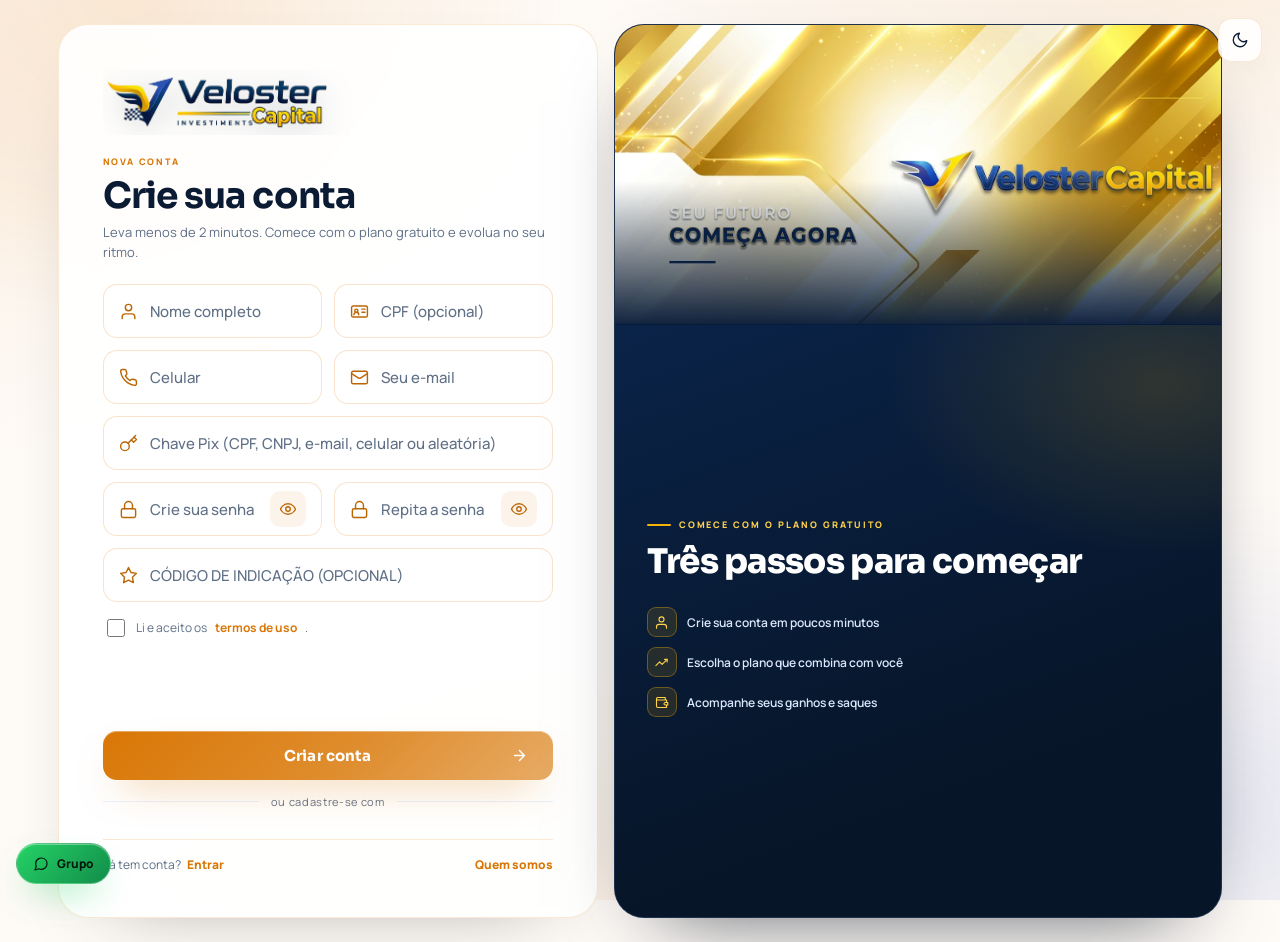
<file: cadastro.html>
<!DOCTYPE html>
<html lang="pt-BR">
<head>
  <meta charset="UTF-8">
  <meta name="viewport" content="width=device-width, initial-scale=1.0">
  <title>Veloster Capital | Criar conta</title>
  <link rel="stylesheet" href="style.css">
  <link rel="stylesheet" href="style-premium.css">
  <link rel="stylesheet" href="style-laranja.css" id="themeCss">
  <link rel="stylesheet" href="tema.css">
  <link rel="stylesheet" href="style-veloster.css">
  <script>
    (function(){try{
      var t = localStorage.getItem('taxinexo_tema') || 'claro';
      document.documentElement.dataset.tema = t;
      if (t === 'escuro') { var l = document.getElementById('themeCss'); if (l) l.disabled = true; }
    }catch(e){}})();
  </script>
  <script src="tema.js" defer></script>
  <script src="https://challenges.cloudflare.com/turnstile/v0/api.js" async defer></script>
  <script src="https://accounts.google.com/gsi/client" async defer></script>
</head>
<body class="auth-page auth-page-split auth-page-reverse">

  <main class="auth-shell auth-split">

    <!-- Formulário -->
    <section class="auth-card auth-card-new">
      <div class="auth-brand auth-brand-mini">
        <img src="brand-transparent.png" alt="Veloster Capital">
      </div>

      <span class="auth-kicker">Nova conta</span>
      <h1>Crie sua conta</h1>
      <p class="auth-description">Leva menos de 2 minutos. Comece com o plano gratuito e evolua no seu ritmo.</p>

      <form id="cadastroForm" onsubmit="event.preventDefault(); fazerCadastro()">
        <div class="auth-form-grid">
          <label class="input-wrap"><span class="ico ico-user" aria-hidden="true"></span><input id="nome" autocomplete="name" placeholder="Nome completo" aria-label="Nome completo" required></label>
          <label class="input-wrap"><span class="ico ico-id" aria-hidden="true"></span><input id="cpf" inputmode="numeric" placeholder="CPF (opcional)" aria-label="CPF (opcional)" maxlength="14" oninput="formatarCPF(this)"></label>
          <label class="input-wrap"><span class="ico ico-phone" aria-hidden="true"></span><input id="celular" type="tel" inputmode="tel" placeholder="Celular" aria-label="Celular" maxlength="15" oninput="formatarCelular(this)" required></label>
          <label class="input-wrap"><span class="ico ico-mail" aria-hidden="true"></span><input type="email" id="email" autocomplete="email" placeholder="Seu e-mail" aria-label="Seu e-mail" required></label>
          <label class="input-wrap form-full"><span class="ico ico-key" aria-hidden="true"></span><input id="pix" placeholder="Chave Pix (CPF, CNPJ, e-mail, celular ou aleatória)" aria-label="Chave Pix" required></label>
          <div class="input-wrap"><span class="ico ico-lock" aria-hidden="true"></span><input type="password" id="senha" autocomplete="new-password" placeholder="Crie sua senha" aria-label="Crie sua senha" required><button type="button" class="password-toggle" aria-label="Mostrar senha" aria-pressed="false" onclick="alternarSenha(this,'senha')"></button></div>
          <div class="input-wrap"><span class="ico ico-lock" aria-hidden="true"></span><input type="password" id="confirmarSenha" autocomplete="new-password" placeholder="Repita a senha" aria-label="Repita sua senha" required><button type="button" class="password-toggle" aria-label="Mostrar senha" aria-pressed="false" onclick="alternarSenha(this,'confirmarSenha')"></button></div>
          <label class="input-wrap form-full"><span class="ico ico-star" aria-hidden="true"></span><input id="indicacao" placeholder="Código de indicação (opcional)" aria-label="Código de indicação" maxlength="12" style="text-transform:uppercase;"></label>
        </div>

        <label class="auth-terms"><input type="checkbox" id="termos" required> Li e aceito os <a href="termos.html">termos de uso</a>.</label>
        <div class="cf-turnstile" data-sitekey="0x4AAAAAAGTNnKaP2FuE_P5_" data-action="register" data-theme="light"></div>
        <button class="primary" type="submit">Criar conta <span class="ico ico-arrow" aria-hidden="true"></span></button>
      </form>

      <div class="google-area">
        <div class="google-sep"><span>ou cadastre-se com</span></div>
        <div id="g_id_onload"
             data-client_id="643374147618-8cfpb3gkfbl2pi7n4obujbpfdo6haikt.apps.googleusercontent.com"
             data-callback="handleGoogleRegister"
             data-auto_prompt="false"></div>
        <div class="g_id_signin" data-type="standard" data-size="large" data-theme="outline"
             data-text="signup_with" data-shape="rectangular" data-logo_alignment="left"></div>
      </div>

      <div class="auth-links">
        <p class="link">Já tem conta? <a href="index.html">Entrar</a></p>
        <p class="link"><a href="quem-somos.html">Quem somos</a></p>
      </div>
    </section>

    <!-- Painel visual -->
    <section class="auth-visual auth-visual-alt" aria-hidden="true">
      <div class="auth-visual-img"></div>
      <div class="auth-visual-body">
        <span class="auth-visual-kicker">Comece com o plano gratuito</span>
        <h2>Três passos para começar</h2>
        <ul class="auth-visual-list">
          <li><span class="ico ico-user" aria-hidden="true"></span> Crie sua conta em poucos minutos</li>
          <li><span class="ico ico-trending" aria-hidden="true"></span> Escolha o plano que combina com você</li>
          <li><span class="ico ico-wallet" aria-hidden="true"></span> Acompanhe seus ganhos e saques</li>
        </ul>
      </div>
    </section>

  </main>

  <script src="pagamentos.js"></script>
  <script src="script.js"></script>
  <script>
    // Preenche automaticamente o código de quem compartilhou o link (?ref=CODIGO)
    (function () {
      var ref = new URLSearchParams(location.search).get('ref') || sessionStorage.getItem('taxinexo_ref');
      if (!ref) {
        try {
          var salvo = JSON.parse(localStorage.getItem('taxinexo_ref') || 'null');
          ref = salvo && salvo.cod ? salvo.cod : '';
        } catch (_) {}
      }
      if (ref) {
        var campo = document.getElementById('indicacao');
        if (campo) {
          campo.value = ref.trim().toUpperCase();
          campo.readOnly = true;
          campo.style.opacity = '.85';
        }
      }
    })();
  </script>

  <!-- Grupo WhatsApp -->
  <a class="grp-whats" id="linkGrupo" href="https://chat.whatsapp.com/D1oeBvP9L0a86cf6ZgWXgP?s=cl&p=a&iam=2" target="_blank" rel="noopener" aria-label="Entrar no grupo do WhatsApp" title="Grupo Veloster Capital">
    <span class="ico ico-message" aria-hidden="true"></span> Grupo
  </a>

</body>
</html>
</file>
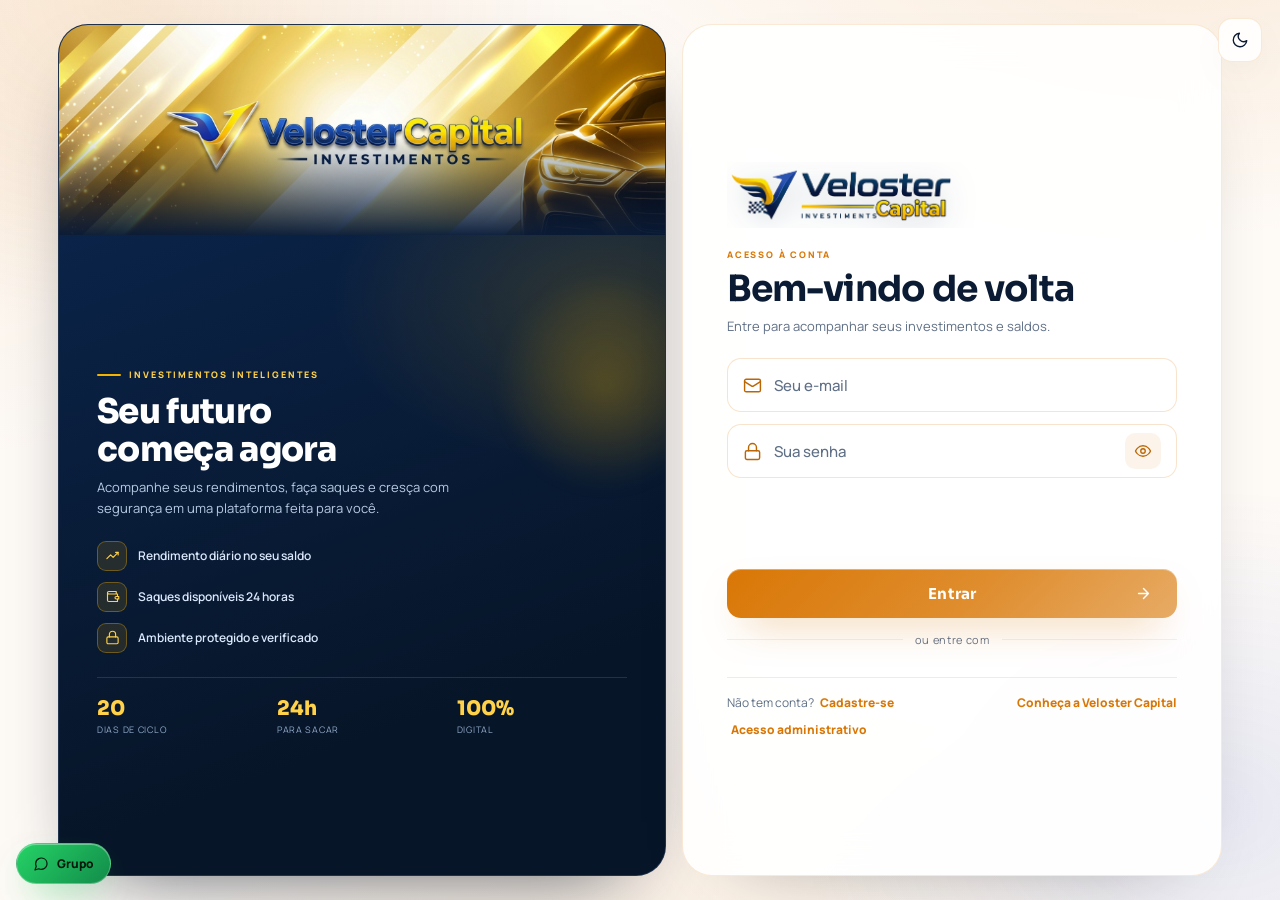
<file: cliente.html>
<!DOCTYPE html>
<html lang="pt-BR">
<head>
  <meta charset="UTF-8">
  <meta name="viewport" content="width=device-width, initial-scale=1.0">
  <title>Veloster Capital | Painel</title>
  <link rel="stylesheet" href="style.css">
  <link rel="stylesheet" href="style-premium.css">
  <link rel="stylesheet" href="style-laranja.css" id="themeCss">
  <link rel="stylesheet" href="tema.css">
  <link rel="stylesheet" href="style-veloster.css">
  <script>
    (function(){try{
      var t = localStorage.getItem('taxinexo_tema') || 'claro';
      document.documentElement.dataset.tema = t;
      if (t === 'escuro') { var l = document.getElementById('themeCss'); if (l) l.disabled = true; }
    }catch(e){}})();
  </script>
  <script src="tema.js" defer></script>
</head>
<body class="dashboard dash-page">
  <header class="topbar">
    <a href="cliente.html"><img src="brand-transparent.png" alt="Veloster Capital"></a>
    <div class="account">
      <span class="user-icon" aria-hidden="true"></span>
      <p>Olá, <strong id="nomeUsuario">Usuário</strong><small id="userEmail">Cliente Veloster Capital</small></p>
      <button class="sair-btn" onclick="sair()" title="Sair">Sair</button>
    </div>
  </header>

  <div class="dashboard-layout dash-shell">

    <aside class="dash-side" aria-label="Menu do painel">
      <nav class="dash-nav">
        <button class="dash-tab ativa" data-aba="inicio" onclick="alternarAba('inicio')">
          <span class="ico ico-chart" aria-hidden="true"></span><span>Visão geral</span>
        </button>
        <button class="dash-link" data-sec="planos" onclick="irSecao('planos')">
          <span class="ico ico-trending" aria-hidden="true"></span><span>Planos</span>
        </button>
        <button class="dash-link" data-sec="investimentosBox" onclick="irSecao('investimentosBox')">
          <span class="ico ico-bank" aria-hidden="true"></span><span>Investimentos</span>
        </button>
        <button class="dash-link" data-sec="indicacaoBox" onclick="irSecao('indicacaoBox')">
          <span class="ico ico-users" aria-hidden="true"></span><span>Indique e ganhe</span>
        </button>
        <div class="dash-nav-sep" aria-hidden="true"></div>
        <button class="dash-link" data-sec="bonus" onclick="irSecao('bonus')">
          <span class="ico ico-gift" aria-hidden="true"></span><span>Bônus</span>
        </button>
        <button class="dash-link" data-sec="roleta" onclick="irSecao('roleta')">
          <span class="ico ico-wheel" aria-hidden="true"></span><span>Roleta</span>
        </button>
        <button class="dash-tab" data-aba="equipe" onclick="alternarAba('equipe')">
          <span class="ico ico-users" aria-hidden="true"></span><span>Equipe</span>
        </button>
        <a class="dash-link" href="quem-somos.html">
          <span class="ico ico-star" aria-hidden="true"></span><span>Quem somos</span>
        </a>
        <button onclick="mostrarExtrato()">
          <span class="ico ico-list" aria-hidden="true"></span><span>Extrato</span>
        </button>
      </nav>

      <div class="dash-side-card">
        <span class="dash-side-label">Atendimento</span>
        <strong>Precisa de ajuda?</strong>
        <p>Fale com o time no grupo oficial e tire suas dúvidas.</p>
        <button class="btn small secondary block" type="button" onclick="window.open((document.getElementById('linkGrupo')||{}).href || 'https://chat.whatsapp.com/D1oeBvP9L0a86cf6ZgWXgP?s=cl&p=a&iam=2','_blank')">Abrir grupo</button>
      </div>
    </aside>

    <main class="dashboard-main">
      <div id="abaInicio">
        <div id="taxCarousel" class="tax-carousel hidden" aria-label="Destaques"></div>

        <section class="balance panel">
          <div class="balance-main">
            <div><p>Saldo Disponível</p><h1>R$ <span id="saldo">0,00</span></h1></div>
            <div class="saldo-indicacao"><p>Saldo de indicação</p><strong id="saldoIndicacao">R$ 0,00</strong></div>
          </div>
          <div class="balance-details">
            <div>Total Investido<strong id="totalInvestido">R$ 0,00</strong></div>
            <div>Rendimentos<strong id="totalRendimentos">R$ 0,00</strong></div>
            <div>Total Geral<strong id="totalGeral">R$ 0,00</strong></div>
          </div>
        </section>

        <div class="quick-actions">
          <button onclick="mostrarDeposito()"><span class="qa-ico"><span class="ico ico-download" aria-hidden="true"></span></span><em>Depositar</em><b class="ico ico-chev" aria-hidden="true"></b></button>
          <button onclick="mostrarSaque()"><span class="qa-ico"><span class="ico ico-upload" aria-hidden="true"></span></span><em>Sacar</em><b class="ico ico-chev" aria-hidden="true"></b></button>
          <a href="#planos"><span class="qa-ico"><span class="ico ico-trending" aria-hidden="true"></span></span><em>Meus Planos</em><b class="ico ico-chev" aria-hidden="true"></b></a>
          <button onclick="mostrarExtrato()"><span class="qa-ico"><span class="ico ico-list" aria-hidden="true"></span></span><em>Extrato</em><b class="ico ico-chev" aria-hidden="true"></b></button>
        </div>

        <!-- PLANOS (antes dos investimentos) -->
        <section class="panel plans-section" id="planos">
          <div class="section-heading"><h2>Escolha um Plano</h2><span class="section-badge">Planos flexíveis</span></div>
          <div class="planos-grid" id="listaPlanos"></div>
        </section>

        <section class="panel" id="investimentosBox">
          <div class="section-heading"><h2>Meus investimentos</h2><span>Acompanhe suas diárias</span></div>
          <div class="invest-list" id="investimentosBody"><p class="empty-state">Carregando...</p></div>
        </section>

        <section class="invite-box" id="indicacaoBox">
          <div class="invite-top">
            <div class="invite-ico ico-star" aria-hidden="true"></div>
            <div class="invite-txt">
              <h2>Indique e ganhe em 5 níveis</h2>
              <p>Ganhe comissões sobre o valor do plano ativado. A comissão cai no seu <strong>Saldo de indicação</strong> e pode ser usada para investir.</p>
            </div>
            <span class="invite-badge">5 níveis</span>
          </div>
          <div class="invite-niveis" aria-label="Níveis de comissão">
            <span><b>1º</b> 10%</span>
            <span><b>2º</b> 5%</span>
            <span><b>3º</b> 3%</span>
            <span><b>4º</b> 2%</span>
            <span><b>5º</b> 1%</span>
          </div>
          <div class="invite-bottom">
            <div class="invite-field">
              <span>Seu link de indicação</span>
              <input id="linkIndicacao" readonly aria-label="Seu link de indicação" onclick="this.select();">
            </div>
            <button class="invite-copy" onclick="copiarLinkIndicacao()" title="Copiar link">Copiar link</button>
          </div>
          <div class="invite-code">Código: <strong id="codigoIndicacao">----</strong></div>

          <div class="invite-team" id="inviteTeam">
            <div class="invite-team-head">
              <span>Seus indicados</span>
              <strong id="inviteTeamCount">0 cadastrados</strong>
            </div>
            <div class="invite-team-list" id="inviteTeamList">
              <p class="invite-team-empty">Nenhum cadastro ainda. Compartilhe seu link para começar.</p>
            </div>
            <p class="invite-team-note">O cadastro aparece aqui na hora. A comissão só é liberada quando o indicado ativa um plano pago.</p>
            <button class="invite-team-link" type="button" onclick="alternarAba('equipe')">Ver equipe completa <span class="ico ico-arrow" aria-hidden="true"></span></button>
          </div>
        </section>

        <section class="rewards-grid" id="recompensas" aria-label="Bônus e sorte">
          <article class="panel reward-card" id="bonus">
            <span class="reward-tag">BÔNUS VELOSTER</span>
            <h2>Resgatar bônus</h2>
            <p>Digite seu código para descobrir seu bônus.</p>
            <form id="bonusForm">
              <label for="bonusCode">Código do bônus</label>
              <div class="input-wrap"><input id="bonusCode" name="codigo" placeholder="Digite seu código" required maxlength="64" autocomplete="off" spellcheck="false" aria-describedby="bonusHint bonusResult"></div>
              <p class="reward-hint" id="bonusHint">Digite o código promocional e receba o valor direto no saldo. Cada código pode ser usado uma vez.</p>
              <button class="primary" type="submit">Resgatar bônus</button>
            </form>
            <p class="reward-result" id="bonusResult" role="status" aria-live="polite"></p>
          </article>

          <article class="panel reward-card" id="roleta">
            <span class="reward-tag">ROLETA DA SORTE</span>
            <h2>Seu próximo giro começa aqui</h2>
            <p>Insira o código e gire para revelar seu prêmio.</p>
            <div class="wheel-frame">
              <div class="wheel-pointer" aria-hidden="true"></div>
              <div class="luck-wheel" id="luckWheel" aria-hidden="true">
                <span style="--angle:30deg">R$ 2</span><span style="--angle:90deg">R$ 5</span><span style="--angle:150deg">R$ 10</span>
                <span style="--angle:210deg">R$ 2</span><span style="--angle:270deg">R$ 5</span><span style="--angle:330deg">R$ 10</span>
              </div>
              <div class="wheel-hub" aria-hidden="true">V</div>
            </div>
            <form id="wheelForm">
              <label for="wheelCode">Código para girar</label>
              <div class="input-wrap"><input id="wheelCode" name="codigo" placeholder="Digite seu código" required maxlength="64" autocomplete="off" spellcheck="false" aria-describedby="wheelHint wheelResult"></div>
              <p class="reward-hint" id="wheelHint">Digite o código fornecido pela administração para girar.</p>
              <button id="spinButton" class="primary" type="submit">Girar roleta</button>
            </form>
            <p class="reward-result" id="wheelResult" role="status" aria-live="polite"></p>
          </article>
        </section>

        <section class="panel movements" id="movimentacoes">
          <div class="section-heading"><h2>Últimas Movimentações</h2><button onclick="mostrarExtrato()">Ver extrato <span class="ico ico-arrow" aria-hidden="true"></span></button></div>
          <div id="extratoResumo"><p class="empty-state">Carregando...</p></div>
        </section>
      </div><!-- /abaInicio -->

      <div id="abaEquipe" class="hidden">
        <section class="panel team-panel">
          <div class="section-heading"><h2>Equipe</h2><span>Seu time de indicados</span></div>
          <div class="team-total">
            <div class="team-total-ico ico-users" aria-hidden="true"></div>
            <div class="team-counters">
              <div class="team-counter"><span>CADASTRADOS</span><strong id="totalCadastrados">0</strong></div>
              <div class="team-counter pago"><span>PAGOS</span><strong id="totalIndicados">0</strong></div>
            </div>
            <div class="team-total-obs">Todos os cadastros aparecem na lista. Só quem ativou <strong>plano pago</strong> conta para metas e comissões.</div>
          </div>
          <div class="team-list" id="listaIndicados"><p class="empty-state">Carregando...</p></div>
        </section>

        <section class="panel team-panel">
          <div class="section-heading"><h2>Metas</h2><span>Alcance e resgate seus prêmios</span></div>
          <div class="goals-grid">
            <article class="goal-card" id="meta20">
              <div class="goal-top"><span class="goal-ico ico-medal goal-bronze" aria-hidden="true"></span><span class="goal-tag">META 01</span></div>
              <h3>INDIQUE 20 PESSOAS</h3>
              <p class="goal-prize">PRÊMIO <strong>R$ 15,00</strong></p>
              <div class="goal-progress"><span id="barra20"></span></div>
              <small class="goal-count" id="contador20">0 de 20 indicados</small>
              <button class="goal-btn" id="btnMeta20" disabled>RESGATAR</button>
            </article>
            <article class="goal-card" id="meta50">
              <div class="goal-top"><span class="goal-ico ico-medal goal-silver" aria-hidden="true"></span><span class="goal-tag">META 02</span></div>
              <h3>INDIQUE 50 PESSOAS</h3>
              <p class="goal-prize">PRÊMIO <strong>R$ 35,00</strong></p>
              <div class="goal-progress"><span id="barra50"></span></div>
              <small class="goal-count" id="contador50">0 de 50 indicados</small>
              <button class="goal-btn" id="btnMeta50" disabled>RESGATAR</button>
            </article>
            <article class="goal-card" id="meta100">
              <div class="goal-top"><span class="goal-ico ico-trophy goal-gold" aria-hidden="true"></span><span class="goal-tag">META 03</span></div>
              <h3>INDIQUE 100 PESSOAS</h3>
              <p class="goal-prize">PRÊMIO <strong>R$ 50,00</strong></p>
              <div class="goal-progress"><span id="barra100"></span></div>
              <small class="goal-count" id="contador100">0 de 100 indicados</small>
              <button class="goal-btn" id="btnMeta100" disabled>RESGATAR</button>
            </article>
          </div>
        </section>
      </div>
    </main>
  </div>

  <footer class="dashboard-footer">VELOSTER CAPITAL INVESTIMENTOS<small>JUNTOS NO SEU CRESCIMENTO</small></footer>

  <!-- Depósito -->
  <dialog class="panel money-dialog" id="depositoDialog" aria-labelledby="depositoTitulo">
    <form id="depositoForm" novalidate>
      <button class="dialog-close" type="button" data-close aria-label="Fechar"></button>
      <h2 id="depositoTitulo"><span class="ico ico-download" aria-hidden="true"></span> Depositar</h2>
      <div id="pixEtapa1">
        <label for="depositoValor">Valor do depósito</label>
        <div class="input-wrap"><span aria-hidden="true">R$</span><input id="depositoValor" inputmode="decimal" placeholder="0,00" autocomplete="off" aria-describedby="depositoMin depositoMsg"></div>
        <p class="min-notice" id="depositoMin">Depósito mínimo: <strong>R$ 20,00</strong> · máximo R$ 500,00</p>
        <p class="dialog-label" id="valoresLabel">Valores rápidos</p>
        <div class="amount-options" role="group" aria-labelledby="valoresLabel">
          <button type="button" data-valor="20">R$ 20</button><button type="button" data-valor="30">R$ 30</button>
          <button type="button" data-valor="50">R$ 50</button><button type="button" data-valor="100">R$ 100</button>
          <button type="button" data-valor="200">R$ 200</button><button type="button" data-valor="500">R$ 500</button>
        </div>
        <p class="reward-result" id="depositoMsg" role="status" aria-live="polite"></p>
        <button class="primary" type="submit" id="btnGerarPix">Gerar PIX <span class="ico ico-arrow" aria-hidden="true"></span></button>
      </div>
      <div id="pixEtapa2" style="display:none;text-align:center;">
        <h3 style="font-size:18px;">Pague com PIX</h3>
        <p style="color:var(--muted);font-size:13px;">Valor: <strong id="pixValor" style="color:var(--cyan);"></strong></p>
        <div id="pixQrCode" style="display:flex;justify-content:center;margin:18px 0;"></div>
        <input id="pixCopiaCola" readonly style="width:100%;font-size:11px;padding:10px;border-radius:8px;border:1px solid var(--line);background:#02142e;color:#fff;">
        <button type="button" class="secondary" style="margin-top:10px;" onclick="copiarPix()">Copiar código</button>
        <p class="reward-result" id="pixStatus" role="status" aria-live="polite"></p>
        <p style="color:var(--muted);font-size:12px;">A confirmação é automática. Aguarde sem fechar esta janela.</p>
      </div>
    </form>
  </dialog>

  <!-- Saque -->
  <dialog class="panel money-dialog" id="saqueDialog" aria-labelledby="saqueTitulo">
    <form id="saqueForm" novalidate>
      <span class="fee-badge">TAXA DE 10%</span>
      <button class="dialog-close" type="button" data-close aria-label="Fechar"></button>
      <h2 id="saqueTitulo"><span class="ico ico-upload" aria-hidden="true"></span> Sacar</h2>
      <label for="saquePix">Chave Pix</label>
      <div class="input-wrap"><input id="saquePix" placeholder="CPF, CNPJ, e-mail, celular ou chave aleatória" maxlength="80" autocomplete="off" spellcheck="false"></div>
      <small class="pix-tipo" id="saquePixTipo" aria-live="polite"></small>
      <label for="saqueDocumento">CPF/CNPJ do destinatário</label>
      <div class="input-wrap"><input id="saqueDocumento" inputmode="numeric" placeholder="CPF ou CNPJ" maxlength="18" autocomplete="off"></div>
      <small class="pix-tipo" id="saqueDocumentoHint">Necessário para o PIX. Preenchido automaticamente se a chave for CPF/CNPJ.</small>
      <label for="saqueNome">Nome do destinatário</label>
      <div class="input-wrap"><input id="saqueNome" placeholder="Nome de quem recebe o PIX" maxlength="120" autocomplete="off"></div>
      <small class="pix-tipo">Deve ser o mesmo nome da conta da chave PIX.</small>
      <label for="saqueValor">Valor do saque</label>
      <div class="input-wrap"><span aria-hidden="true">R$</span><input id="saqueValor" inputmode="decimal" placeholder="0,00" autocomplete="off" aria-describedby="saqueMin saqueResumo saqueMsg"></div>
      <p class="min-notice" id="saqueMin">Saque mínimo: <strong>R$ 6,00</strong> · 24 horas por dia · máx. 2 saques/dia</p>
      <dl class="fee-summary" id="saqueResumo">
        <div><dt>Taxa de saque (10%)</dt><dd id="saqueTaxa">- R$ 0,00</dd></div>
        <div><dt>Você recebe</dt><dd id="saqueLiquido">R$ 0,00</dd></div>
      </dl>
      <p class="reward-result" id="saqueMsg" role="status" aria-live="polite"></p>
      <button class="primary" type="submit">Sacar</button>
    </form>
  </dialog>

  <!-- Investir -->
  <dialog class="panel money-dialog" id="investirDialog" aria-labelledby="investirTitulo">
    <form onsubmit="event.preventDefault(); confirmarInvestimento()" novalidate>
      <button class="dialog-close" type="button" data-close aria-label="Fechar"></button>
      <h2 id="investirTitulo"><span class="ico ico-trending" aria-hidden="true"></span> Investir</h2>
      <label for="investirPlano">Escolha o plano</label>
      <div class="input-wrap">
        <select id="investirPlano" style="width:100%;padding:12px;border-radius:10px;background:#02142e;color:#fff;border:1px solid var(--line);"></select>
      </div>
      <p class="reward-hint" id="investirInfo"></p>
      <p class="reward-result" id="investirMsg" role="status" aria-live="polite"></p>
      <button class="primary" type="submit">Confirmar investimento</button>
    </form>
  </dialog>

  <!-- Extrato -->
  <dialog class="panel money-dialog" id="extratoDialog" aria-labelledby="extratoTitulo">
    <form method="dialog">
      <button class="dialog-close" type="submit" aria-label="Fechar"></button>
      <h2 id="extratoTitulo"><span class="ico ico-list" aria-hidden="true"></span> Extrato</h2>
      <div id="extratoLista"><p class="empty-state">Carregando...</p></div>
      <button class="primary" type="submit">Fechar</button>
    </form>
  </dialog>

  <script src="pagamentos.js"></script>
  <script src="script.js"></script>
  <script src="carrossel.js"></script>
  <script>
    // Navegação lateral: rola até a seção e mantém o item ativo
    function irSecao(id) {
      const equipe = document.getElementById('abaEquipe');
      if (equipe && !equipe.classList.contains('hidden')) alternarAba('inicio');
      if (id === 'indicacaoBox' && typeof carregarEquipe === 'function') carregarEquipe();
      setTimeout(() => {
        const alvo = document.getElementById(id);
        if (alvo) alvo.scrollIntoView({ behavior: 'smooth', block: 'start' });
      }, 70);
      document.querySelectorAll('.dash-nav button').forEach(b => b.classList.remove('ativa'));
      const btn = document.querySelector('.dash-nav [data-sec="' + id + '"]');
      if (btn) btn.classList.add('ativa');
    }
    window.irSecao = irSecao;

    window.addEventListener('load', () => {
      const sel = document.getElementById('investirPlano');
      if (sel) sel.innerHTML = planos.map(p => `<option value="${p.id}">${p.nome} — ${fmtBRL(p.entrada)}</option>`).join('');
      const resumo = document.getElementById('extratoResumo');
      if (resumo && document.getElementById('extratoLista')) {
        const sincronizar = setInterval(() => {
          const html = document.getElementById('extratoLista').innerHTML;
          if (html && !html.includes('Carregando')) { resumo.innerHTML = html; clearInterval(sincronizar); }
        }, 300);
        setTimeout(() => clearInterval(sincronizar), 5000);
      }
    });
  </script>

  <!-- Grupo WhatsApp -->
  <a class="grp-whats" id="linkGrupo" href="https://chat.whatsapp.com/D1oeBvP9L0a86cf6ZgWXgP?s=cl&p=a&iam=2" target="_blank" rel="noopener" aria-label="Entrar no grupo do WhatsApp" title="Grupo Veloster Capital">
    <span class="ico ico-message" aria-hidden="true"></span> Grupo
  </a>

</body>
</html>
</file>
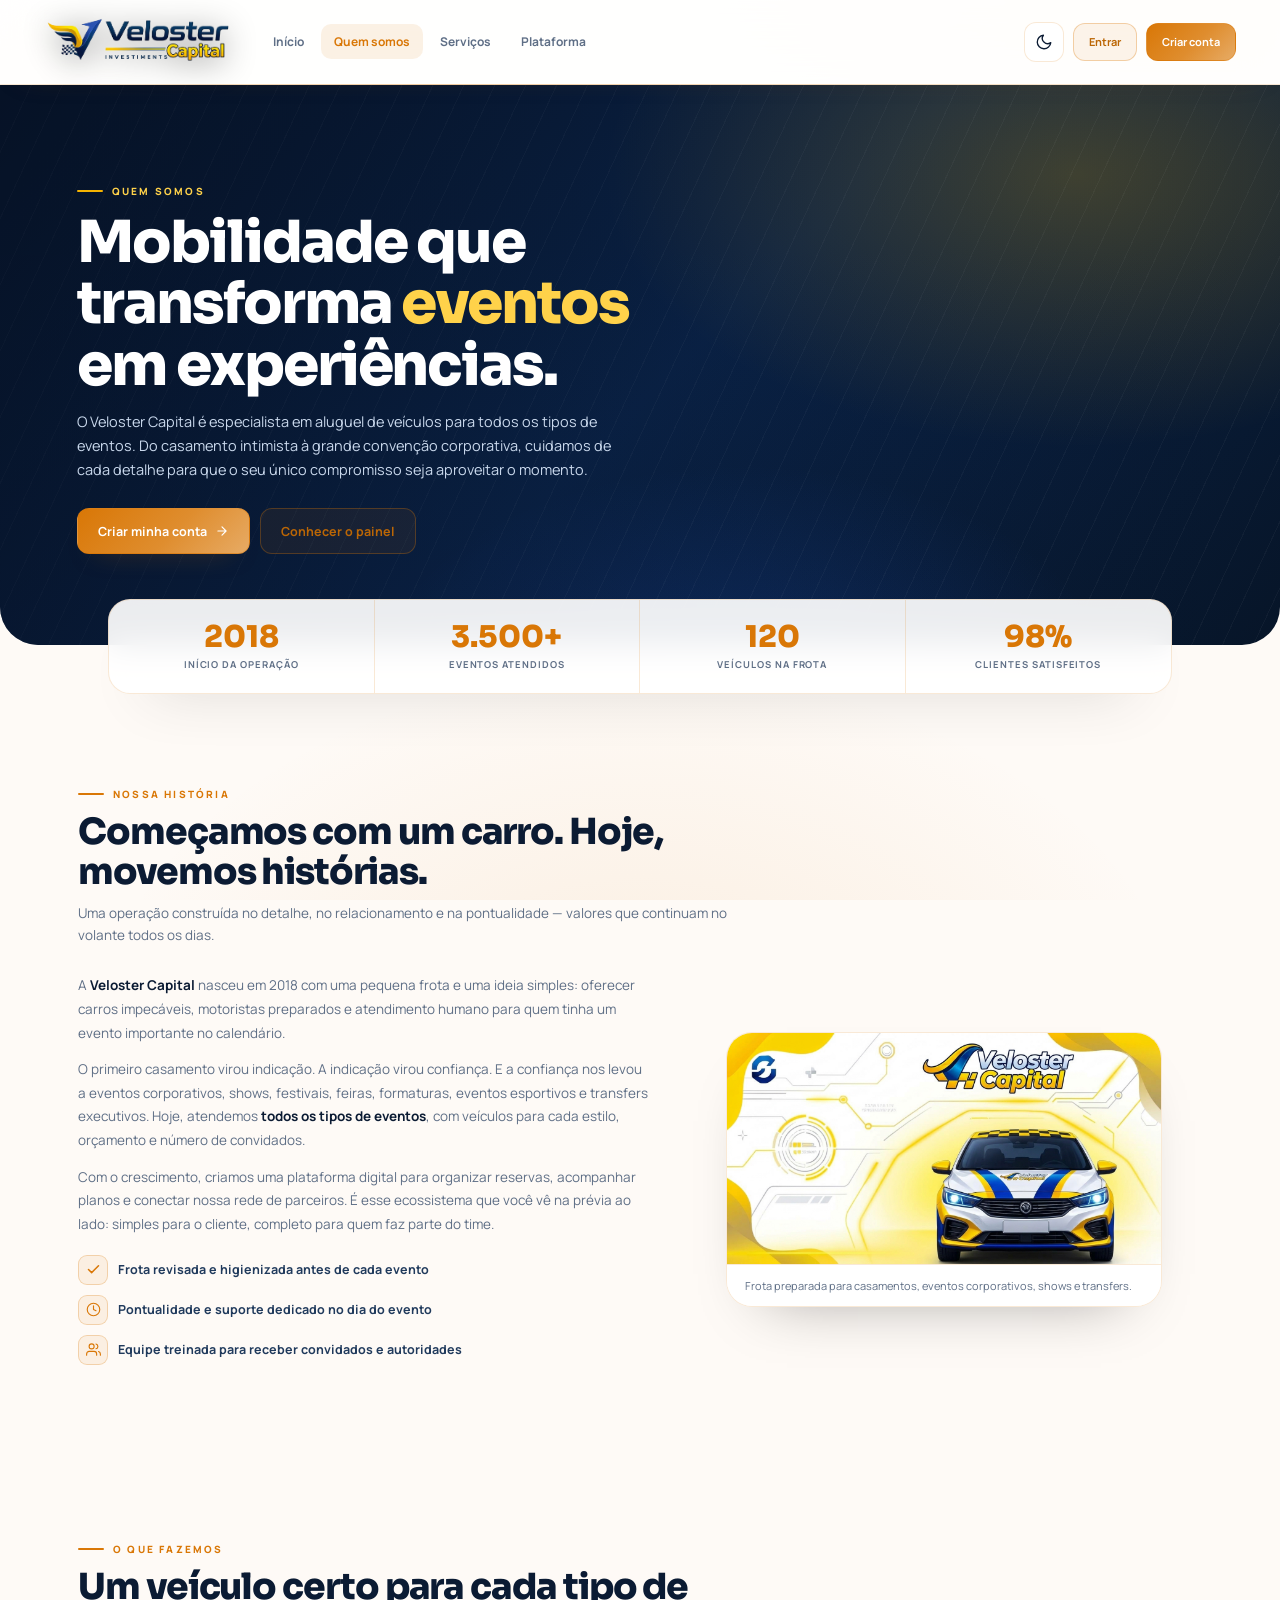
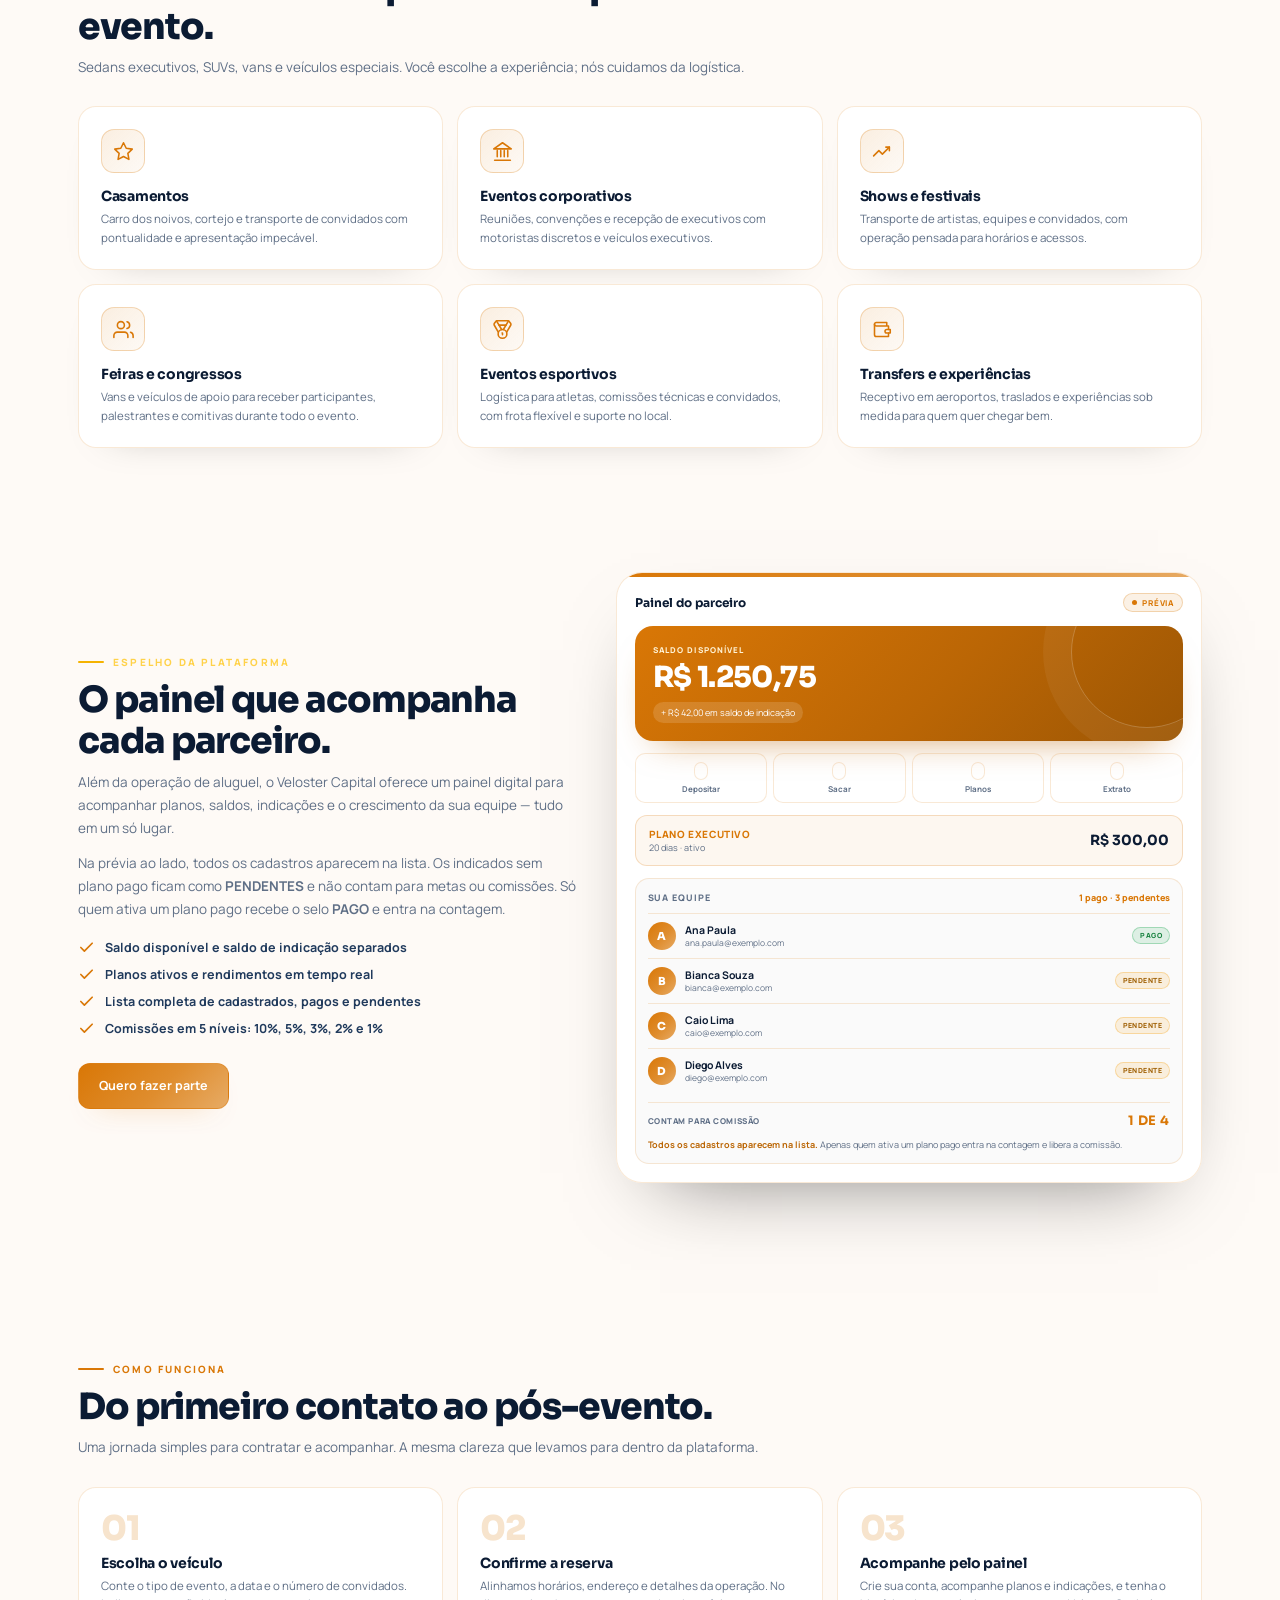
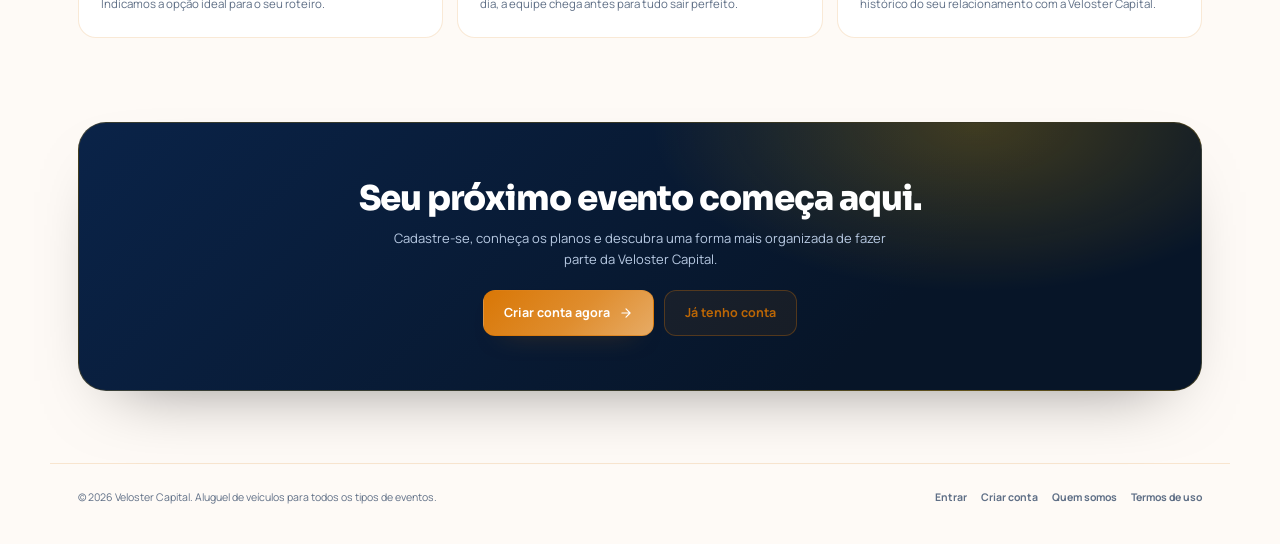
<file: quem-somos.html>
<!DOCTYPE html>
<html lang="pt-BR">
<head>
  <meta charset="UTF-8">
  <meta name="viewport" content="width=device-width, initial-scale=1.0">
  <meta name="description" content="Veloster Capital — aluguel de veículos para casamentos, eventos corporativos, shows, feiras e todos os tipos de eventos. Conheça nossa história e o painel de parceiros.">
  <title>Veloster Capital | Quem Somos</title>
  <link rel="stylesheet" href="style.css">
  <link rel="stylesheet" href="style-premium.css">
  <link rel="stylesheet" href="style-laranja.css" id="themeCss">
  <link rel="stylesheet" href="tema.css">
  <link rel="stylesheet" href="style-veloster.css">
  <link rel="stylesheet" href="style-quem-somos.css">
  <script>
    (function(){try{
      var t = localStorage.getItem('taxinexo_tema') || 'claro';
      document.documentElement.dataset.tema = t;
      if (t === 'escuro') { var l = document.getElementById('themeCss'); if (l) l.disabled = true; }
    }catch(e){}})();
  </script>
  <script src="tema.js" defer></script>
</head>
<body class="marketing-page">

  <header class="topbar site-topbar">
    <a href="index.html"><img src="brand-transparent.png" alt="Veloster Capital"></a>
    <nav class="site-nav" aria-label="Navegação principal">
      <a href="index.html">Início</a>
      <a href="quem-somos.html" class="ativo" aria-current="page">Quem somos</a>
      <a href="#servicos">Serviços</a>
      <a href="#plataforma">Plataforma</a>
    </nav>
    <div class="account">
      <button class="theme-toggle" type="button" aria-label="Alternar tema" title="Alternar tema">
        <span class="ico ico-moon" aria-hidden="true"></span>
      </button>
      <a class="btn secondary" href="index.html">Entrar</a>
      <a class="btn" href="cadastro.html">Criar conta</a>
    </div>
  </header>

  <main>

    <!-- HERO -->
    <section class="about-hero">
      <div class="about-hero-content">
        <span class="about-kicker">Quem somos</span>
        <h1>Mobilidade que transforma <span>eventos</span> em experiências.</h1>
        <p>O Veloster Capital é especialista em aluguel de veículos para todos os tipos de eventos. Do casamento intimista à grande convenção corporativa, cuidamos de cada detalhe para que o seu único compromisso seja aproveitar o momento.</p>
        <div class="about-cta">
          <a class="btn" href="cadastro.html">Criar minha conta <span class="ico ico-arrow" aria-hidden="true"></span></a>
          <a class="btn secondary" href="#plataforma">Conhecer o painel</a>
        </div>
      </div>
    </section>

    <!-- NÚMEROS -->
    <div class="about-stats" aria-label="Números da Veloster Capital">
      <div class="about-stats-inner">
        <div><strong>2018</strong><span>Início da operação</span></div>
        <div><strong>3.500+</strong><span>Eventos atendidos</span></div>
        <div><strong>120</strong><span>Veículos na frota</span></div>
        <div><strong>98%</strong><span>Clientes satisfeitos</span></div>
      </div>
    </div>

    <!-- HISTÓRIA -->
    <section class="about-section" id="historia">
      <div class="about-section-head">
        <span class="about-kicker">Nossa história</span>
        <h2>Começamos com um carro. Hoje, movemos histórias.</h2>
        <p>Uma operação construída no detalhe, no relacionamento e na pontualidade — valores que continuam no volante todos os dias.</p>
      </div>
      <div class="about-story">
        <div>
          <p>A <strong>Veloster Capital</strong> nasceu em 2018 com uma pequena frota e uma ideia simples: oferecer carros impecáveis, motoristas preparados e atendimento humano para quem tinha um evento importante no calendário.</p>
          <p>O primeiro casamento virou indicação. A indicação virou confiança. E a confiança nos levou a eventos corporativos, shows, festivais, feiras, formaturas, eventos esportivos e transfers executivos. Hoje, atendemos <strong>todos os tipos de eventos</strong>, com veículos para cada estilo, orçamento e número de convidados.</p>
          <p>Com o crescimento, criamos uma plataforma digital para organizar reservas, acompanhar planos e conectar nossa rede de parceiros. É esse ecossistema que você vê na prévia ao lado: simples para o cliente, completo para quem faz parte do time.</p>
          <ul class="about-story-list">
            <li><span class="ico ico-check" aria-hidden="true"></span> Frota revisada e higienizada antes de cada evento</li>
            <li><span class="ico ico-clock" aria-hidden="true"></span> Pontualidade e suporte dedicado no dia do evento</li>
            <li><span class="ico ico-users" aria-hidden="true"></span> Equipe treinada para receber convidados e autoridades</li>
          </ul>
        </div>
        <figure class="about-car-card">
          <img src="plan-car.webp" alt="Veículo da frota Veloster Capital preparado para um evento">
          <figcaption>Frota preparada para casamentos, eventos corporativos, shows e transfers.</figcaption>
        </figure>
      </div>
    </section>

    <!-- SERVIÇOS -->
    <section class="about-section" id="servicos">
      <div class="about-section-head">
        <span class="about-kicker">O que fazemos</span>
        <h2>Um veículo certo para cada tipo de evento.</h2>
        <p>Sedans executivos, SUVs, vans e veículos especiais. Você escolhe a experiência; nós cuidamos da logística.</p>
      </div>
      <div class="services-grid">
        <article class="service-card">
          <div class="service-ico"><span class="ico ico-star" aria-hidden="true"></span></div>
          <h3>Casamentos</h3>
          <p>Carro dos noivos, cortejo e transporte de convidados com pontualidade e apresentação impecável.</p>
        </article>
        <article class="service-card">
          <div class="service-ico"><span class="ico ico-bank" aria-hidden="true"></span></div>
          <h3>Eventos corporativos</h3>
          <p>Reuniões, convenções e recepção de executivos com motoristas discretos e veículos executivos.</p>
        </article>
        <article class="service-card">
          <div class="service-ico"><span class="ico ico-trending" aria-hidden="true"></span></div>
          <h3>Shows e festivais</h3>
          <p>Transporte de artistas, equipes e convidados, com operação pensada para horários e acessos.</p>
        </article>
        <article class="service-card">
          <div class="service-ico"><span class="ico ico-users" aria-hidden="true"></span></div>
          <h3>Feiras e congressos</h3>
          <p>Vans e veículos de apoio para receber participantes, palestrantes e comitivas durante todo o evento.</p>
        </article>
        <article class="service-card">
          <div class="service-ico"><span class="ico ico-medal" aria-hidden="true"></span></div>
          <h3>Eventos esportivos</h3>
          <p>Logística para atletas, comissões técnicas e convidados, com frota flexível e suporte no local.</p>
        </article>
        <article class="service-card">
          <div class="service-ico"><span class="ico ico-wallet" aria-hidden="true"></span></div>
          <h3>Transfers e experiências</h3>
          <p>Receptivo em aeroportos, traslados e experiências sob medida para quem quer chegar bem.</p>
        </article>
      </div>
    </section>

    <!-- ESPELHO DA PLATAFORMA -->
    <section class="about-platform" id="plataforma">
      <div class="about-platform-copy">
        <span class="about-kicker">Espelho da plataforma</span>
        <h2>O painel que acompanha cada parceiro.</h2>
        <p>Além da operação de aluguel, o Veloster Capital oferece um painel digital para acompanhar planos, saldos, indicações e o crescimento da sua equipe — tudo em um só lugar.</p>
        <p>Na prévia ao lado, todos os cadastros aparecem na lista. Os indicados sem plano pago ficam como <strong>PENDENTES</strong> e não contam para metas ou comissões. Só quem ativa um plano pago recebe o selo <strong>PAGO</strong> e entra na contagem.</p>
        <ul class="platform-list">
          <li><span class="ico ico-check" aria-hidden="true"></span> Saldo disponível e saldo de indicação separados</li>
          <li><span class="ico ico-check" aria-hidden="true"></span> Planos ativos e rendimentos em tempo real</li>
          <li><span class="ico ico-check" aria-hidden="true"></span> Lista completa de cadastrados, pagos e pendentes</li>
          <li><span class="ico ico-check" aria-hidden="true"></span> Comissões em 5 níveis: 10%, 5%, 3%, 2% e 1%</li>
        </ul>
        <div class="about-cta">
          <a class="btn" href="cadastro.html">Quero fazer parte</a>
        </div>
      </div>

      <div class="platform-mock" aria-label="Prévia ilustrativa do painel do parceiro">
        <div class="mock-top">
          <strong>Painel do parceiro</strong>
          <span class="mock-badge">Prévia</span>
        </div>
        <div class="mock-balance">
          <span>Saldo disponível</span>
          <strong>R$ 1.250,75</strong>
          <small>+ R$ 42,00 em saldo de indicação</small>
        </div>
        <div class="mock-quick" aria-hidden="true">
          <span><span class="ico ico-download"></span>Depositar</span>
          <span><span class="ico ico-upload"></span>Sacar</span>
          <span><span class="ico ico-trending"></span>Planos</span>
          <span><span class="ico ico-list"></span>Extrato</span>
        </div>
        <div class="mock-plan">
          <div><span>Plano Executivo</span><small class="mock-plan-sub">20 dias · ativo</small></div>
          <strong>R$ 300,00</strong>
        </div>
        <div class="mock-team">
          <div class="mock-team-head">
            <span>Sua equipe</span>
            <strong>1 pago · 3 pendentes</strong>
          </div>
          <div class="mock-person">
            <div class="mock-avatar">A</div>
            <div><strong>Ana Paula</strong><small>ana.paula@exemplo.com</small></div>
            <span class="mock-pill convertido">Pago</span>
          </div>
          <div class="mock-person">
            <div class="mock-avatar">B</div>
            <div><strong>Bianca Souza</strong><small>bianca@exemplo.com</small></div>
            <span class="mock-pill pendente">Pendente</span>
          </div>
          <div class="mock-person">
            <div class="mock-avatar">C</div>
            <div><strong>Caio Lima</strong><small>caio@exemplo.com</small></div>
            <span class="mock-pill pendente">Pendente</span>
          </div>
          <div class="mock-person">
            <div class="mock-avatar">D</div>
            <div><strong>Diego Alves</strong><small>diego@exemplo.com</small></div>
            <span class="mock-pill pendente">Pendente</span>
          </div>
          <div class="mock-team-total">
            <span>Contam para comissão</span>
            <b>1 de 4</b>
          </div>
          <p class="mock-note"><strong>Todos os cadastros aparecem na lista.</strong> Apenas quem ativa um plano pago entra na contagem e libera a comissão.</p>
        </div>
      </div>
    </section>

    <!-- COMO FUNCIONA -->
    <section class="about-section" id="como-funciona">
      <div class="about-section-head">
        <span class="about-kicker">Como funciona</span>
        <h2>Do primeiro contato ao pós-evento.</h2>
        <p>Uma jornada simples para contratar e acompanhar. A mesma clareza que levamos para dentro da plataforma.</p>
      </div>
      <div class="how-grid">
        <article class="how-card">
          <div class="how-num">01</div>
          <h3>Escolha o veículo</h3>
          <p>Conte o tipo de evento, a data e o número de convidados. Indicamos a opção ideal para o seu roteiro.</p>
        </article>
        <article class="how-card">
          <div class="how-num">02</div>
          <h3>Confirme a reserva</h3>
          <p>Alinhamos horários, endereço e detalhes da operação. No dia, a equipe chega antes para tudo sair perfeito.</p>
        </article>
        <article class="how-card">
          <div class="how-num">03</div>
          <h3>Acompanhe pelo painel</h3>
          <p>Crie sua conta, acompanhe planos e indicações, e tenha o histórico do seu relacionamento com a Veloster Capital.</p>
        </article>
      </div>
    </section>

    <!-- CTA FINAL -->
    <section class="about-final">
      <div class="about-final-inner">
        <h2>Seu próximo evento começa aqui.</h2>
        <p>Cadastre-se, conheça os planos e descubra uma forma mais organizada de fazer parte da Veloster Capital.</p>
        <div class="about-cta">
          <a class="btn" href="cadastro.html">Criar conta agora <span class="ico ico-arrow" aria-hidden="true"></span></a>
          <a class="btn secondary" href="index.html">Já tenho conta</a>
        </div>
      </div>
    </section>

  </main>

  <footer class="site-footer">
    <span>© 2026 Veloster Capital. Aluguel de veículos para todos os tipos de eventos.</span>
    <nav aria-label="Links do rodapé">
      <a href="index.html">Entrar</a>
      <a href="cadastro.html">Criar conta</a>
      <a href="quem-somos.html">Quem somos</a>
      <a href="termos.html">Termos de uso</a>
    </nav>
  </footer>

</body>
</html>
</file>
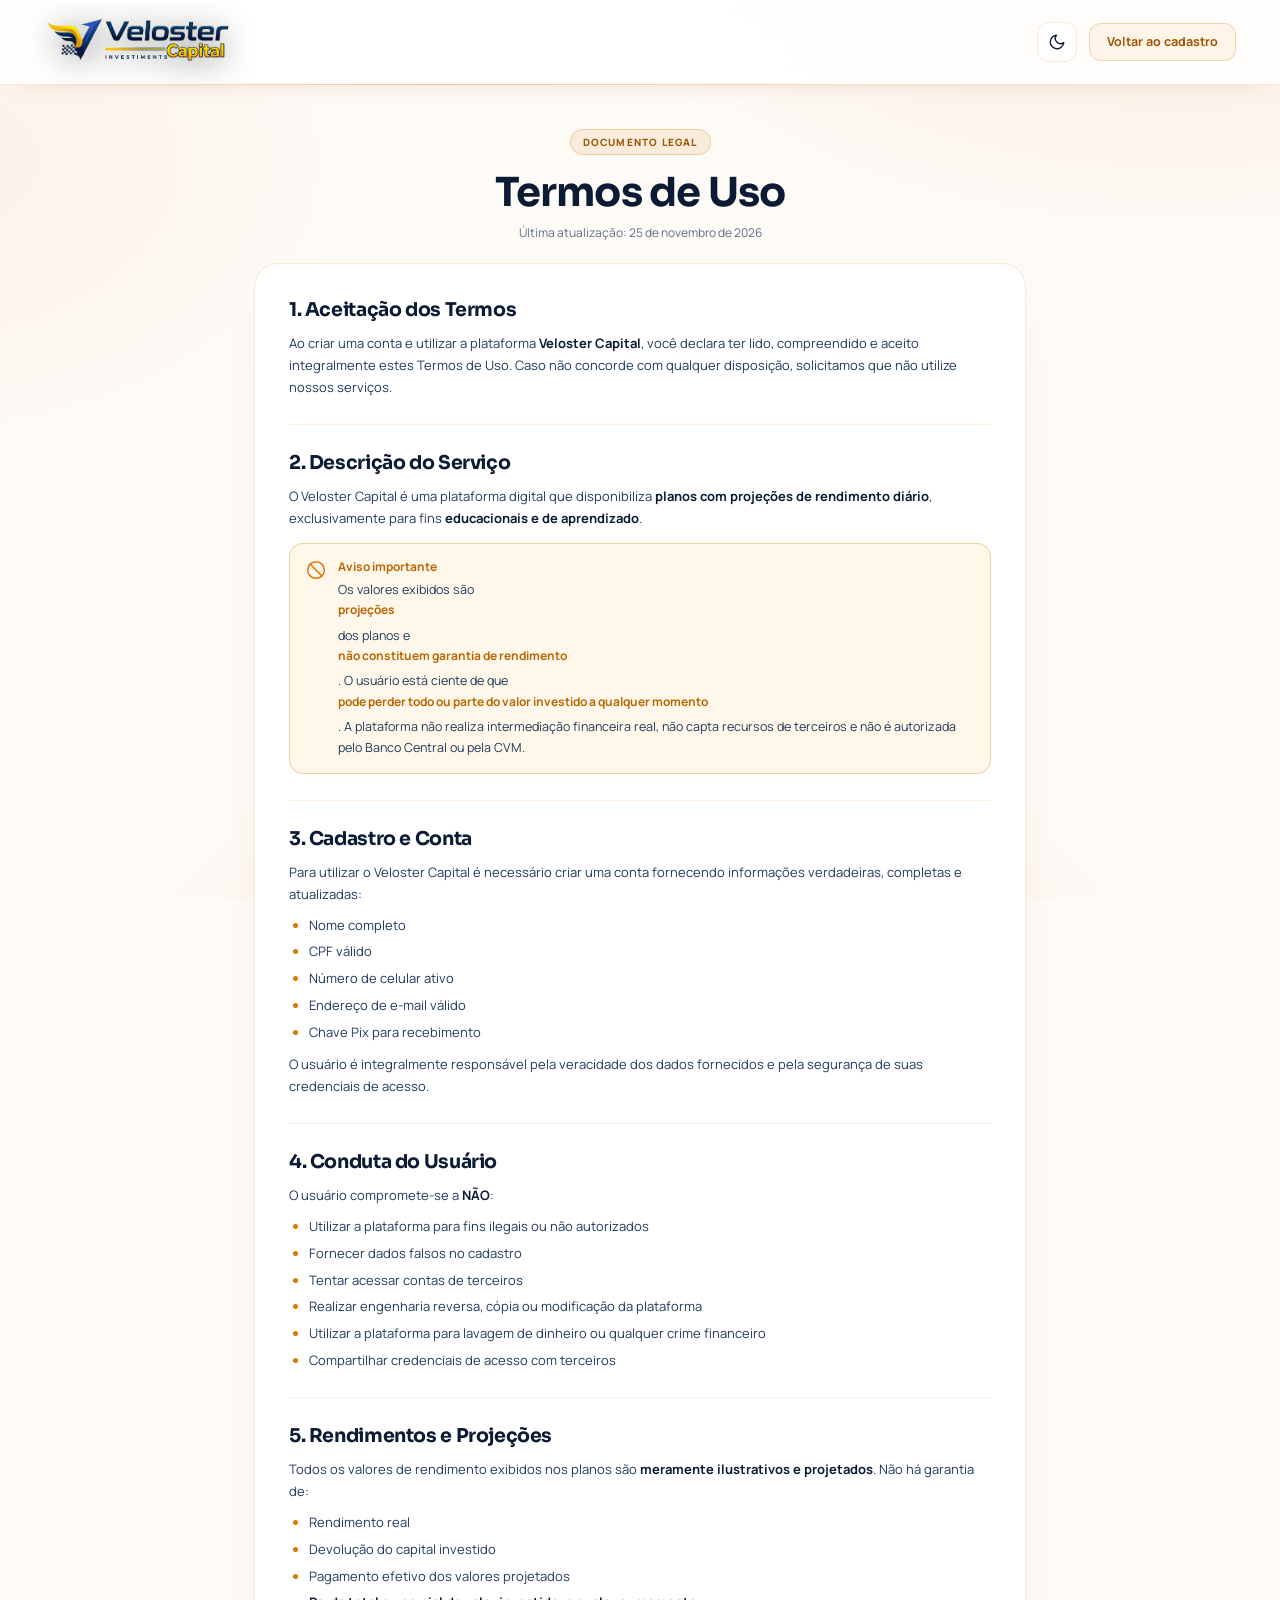
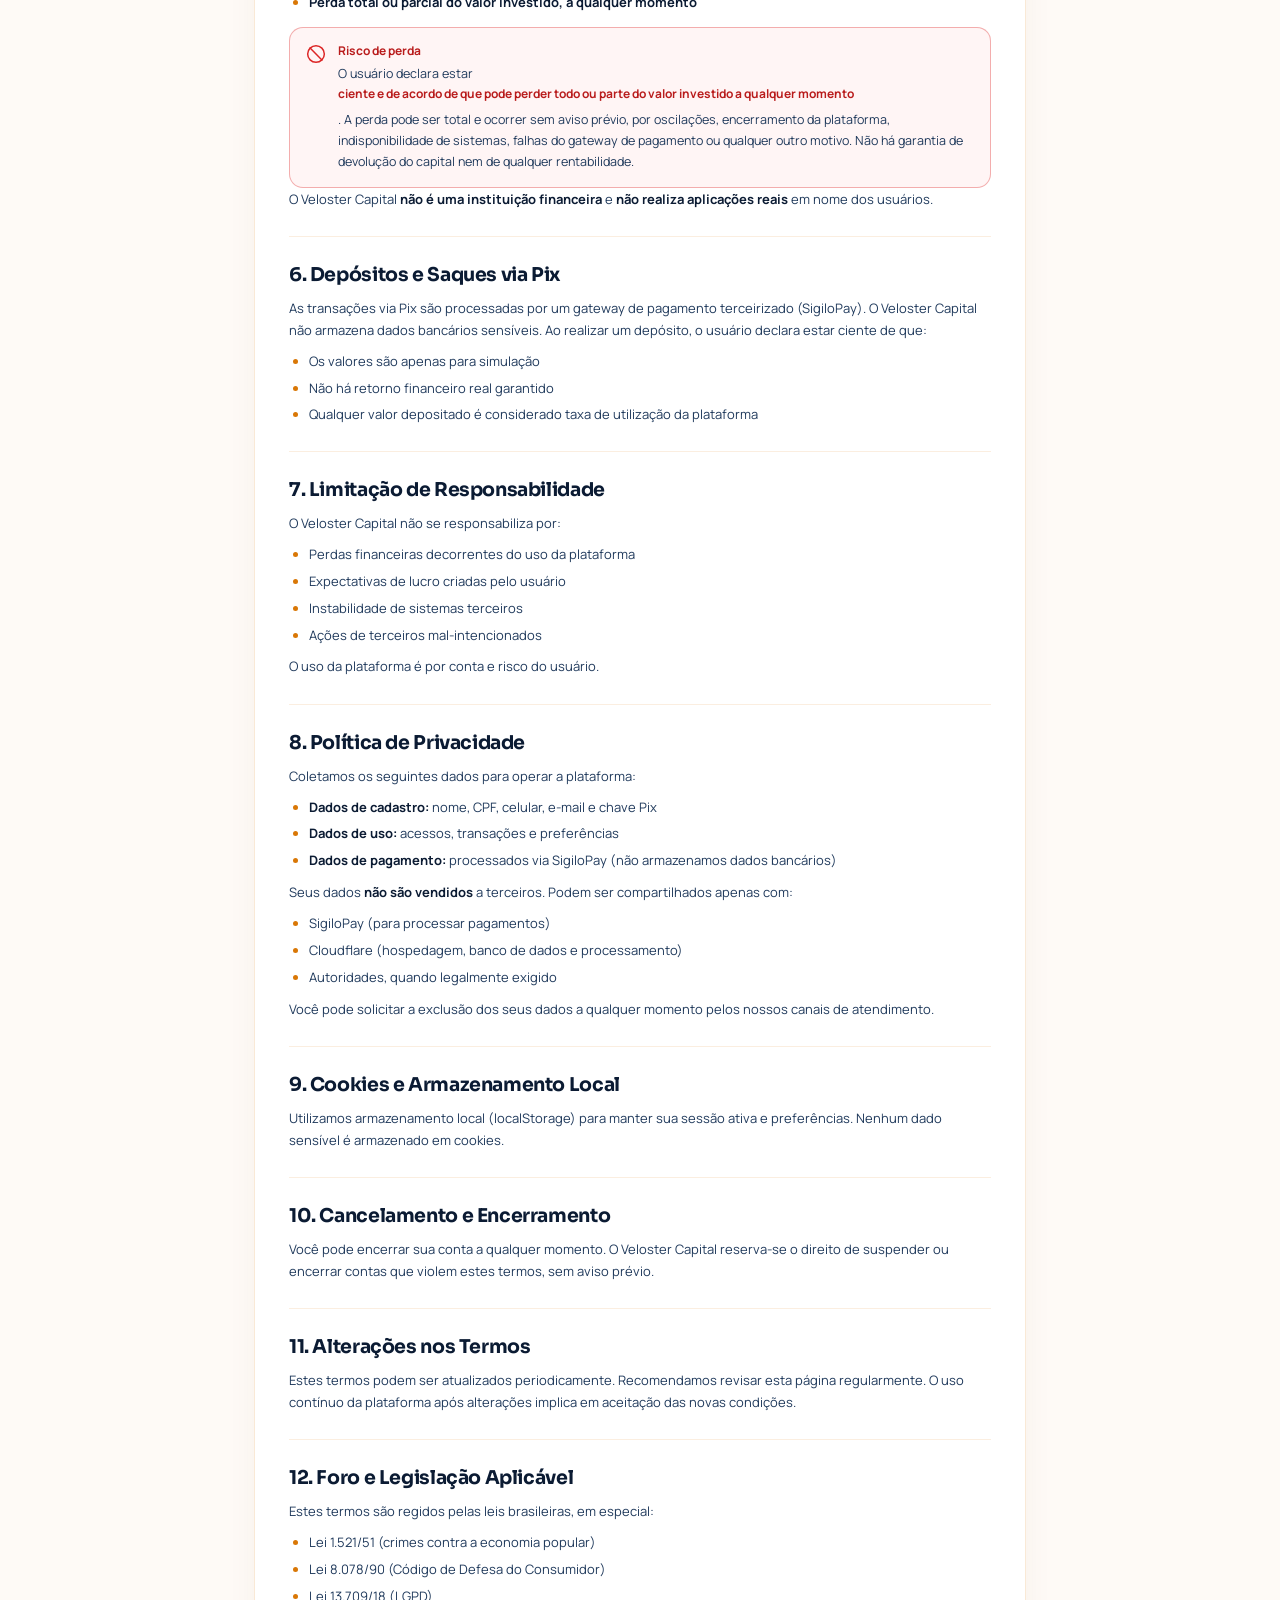
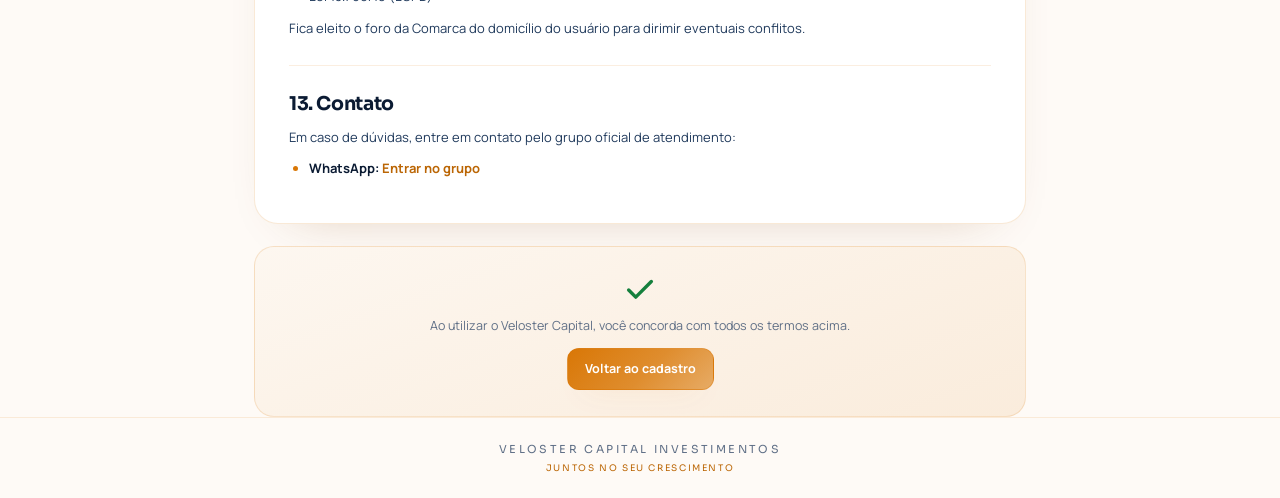
<file: termos.html>
<!DOCTYPE html>
<html lang="pt-BR">
<head>
  <meta charset="UTF-8">
  <meta name="viewport" content="width=device-width, initial-scale=1.0">
  <title>Veloster Capital | Termos de Uso</title>
  <link rel="stylesheet" href="style.css">
  <link rel="stylesheet" href="style-premium.css">
  <link rel="stylesheet" href="style-laranja.css" id="themeCss">
  <link rel="stylesheet" href="tema.css">
  <link rel="stylesheet" href="style-veloster.css">
  <script>
    (function(){try{
      var t = localStorage.getItem('taxinexo_tema') || 'claro';
      document.documentElement.dataset.tema = t;
      if (t === 'escuro') { var l = document.getElementById('themeCss'); if (l) l.disabled = true; }
    }catch(e){}})();
  </script>
  <script src="tema.js" defer></script>
</head>
<body class="legal-page">

  <header class="topbar">
    <a href="index.html"><img src="brand-transparent.png" alt="Veloster Capital Investimento"></a>
    <div class="account">
      <a class="btn secondary" href="cadastro.html">Voltar ao cadastro</a>
    </div>
  </header>

  <main class="legal-wrap">
    <div class="legal-hero">
      <span class="legal-tag">Documento legal</span>
      <h1>Termos de Uso</h1>
      <p>Última atualização: 25 de novembro de 2026</p>
    </div>

    <article class="legal-card">

      <section class="legal-section" id="aceitacao">
        <h2>1. Aceitação dos Termos</h2>
        <p>Ao criar uma conta e utilizar a plataforma <strong>Veloster Capital</strong>, você declara ter lido, compreendido e aceito integralmente estes Termos de Uso. Caso não concorde com qualquer disposição, solicitamos que não utilize nossos serviços.</p>
      </section>

      <section class="legal-section" id="servico">
        <h2>2. Descrição do Serviço</h2>
        <p>O Veloster Capital é uma plataforma digital que disponibiliza <strong>planos com projeções de rendimento diário</strong>, exclusivamente para fins <strong>educacionais e de aprendizado</strong>.</p>
        <div class="legal-alert">
          <span class="legal-alert-ico ico ico-ban" aria-hidden="true"></span>
          <div>
            <strong>Aviso importante</strong>
            <p>Os valores exibidos são <strong>projeções</strong> dos planos e <strong>não constituem garantia de rendimento</strong>. O usuário está ciente de que <strong>pode perder todo ou parte do valor investido a qualquer momento</strong>. A plataforma não realiza intermediação financeira real, não capta recursos de terceiros e não é autorizada pelo Banco Central ou pela CVM.</p>
          </div>
        </div>
      </section>

      <section class="legal-section" id="cadastro">
        <h2>3. Cadastro e Conta</h2>
        <p>Para utilizar o Veloster Capital é necessário criar uma conta fornecendo informações verdadeiras, completas e atualizadas:</p>
        <ul>
          <li>Nome completo</li>
          <li>CPF válido</li>
          <li>Número de celular ativo</li>
          <li>Endereço de e-mail válido</li>
          <li>Chave Pix para recebimento</li>
        </ul>
        <p>O usuário é integralmente responsável pela veracidade dos dados fornecidos e pela segurança de suas credenciais de acesso.</p>
      </section>

      <section class="legal-section" id="conduta">
        <h2>4. Conduta do Usuário</h2>
        <p>O usuário compromete-se a <strong>NÃO</strong>:</p>
        <ul>
          <li>Utilizar a plataforma para fins ilegais ou não autorizados</li>
          <li>Fornecer dados falsos no cadastro</li>
          <li>Tentar acessar contas de terceiros</li>
          <li>Realizar engenharia reversa, cópia ou modificação da plataforma</li>
          <li>Utilizar a plataforma para lavagem de dinheiro ou qualquer crime financeiro</li>
          <li>Compartilhar credenciais de acesso com terceiros</li>
        </ul>
      </section>

      <section class="legal-section" id="rendimentos">
        <h2>5. Rendimentos e Projeções</h2>
        <p>Todos os valores de rendimento exibidos nos planos são <strong>meramente ilustrativos e projetados</strong>. Não há garantia de:</p>
        <ul>
          <li>Rendimento real</li>
          <li>Devolução do capital investido</li>
          <li>Pagamento efetivo dos valores projetados</li>
          <li><strong>Perda total ou parcial do valor investido, a qualquer momento</strong></li>
        </ul>
        <div class="legal-alert legal-alert-risk">
          <span class="legal-alert-ico ico ico-ban" aria-hidden="true"></span>
          <div>
            <strong>Risco de perda</strong>
            <p>O usuário declara estar <strong>ciente e de acordo de que pode perder todo ou parte do valor investido a qualquer momento</strong>. A perda pode ser total e ocorrer sem aviso prévio, por oscilações, encerramento da plataforma, indisponibilidade de sistemas, falhas do gateway de pagamento ou qualquer outro motivo. Não há garantia de devolução do capital nem de qualquer rentabilidade.</p>
          </div>
        </div>
        <p>O Veloster Capital <strong>não é uma instituição financeira</strong> e <strong>não realiza aplicações reais</strong> em nome dos usuários.</p>
      </section>

      <section class="legal-section" id="pix">
        <h2>6. Depósitos e Saques via Pix</h2>
        <p>As transações via Pix são processadas por um gateway de pagamento terceirizado (SigiloPay). O Veloster Capital não armazena dados bancários sensíveis. Ao realizar um depósito, o usuário declara estar ciente de que:</p>
        <ul>
          <li>Os valores são apenas para simulação</li>
          <li>Não há retorno financeiro real garantido</li>
          <li>Qualquer valor depositado é considerado taxa de utilização da plataforma</li>
        </ul>
      </section>

      <section class="legal-section" id="responsabilidade">
        <h2>7. Limitação de Responsabilidade</h2>
        <p>O Veloster Capital não se responsabiliza por:</p>
        <ul>
          <li>Perdas financeiras decorrentes do uso da plataforma</li>
          <li>Expectativas de lucro criadas pelo usuário</li>
          <li>Instabilidade de sistemas terceiros</li>
          <li>Ações de terceiros mal-intencionados</li>
        </ul>
        <p>O uso da plataforma é por conta e risco do usuário.</p>
      </section>

      <section class="legal-section" id="privacidade">
        <h2>8. Política de Privacidade</h2>
        <p>Coletamos os seguintes dados para operar a plataforma:</p>
        <ul>
          <li><strong>Dados de cadastro:</strong> nome, CPF, celular, e-mail e chave Pix</li>
          <li><strong>Dados de uso:</strong> acessos, transações e preferências</li>
          <li><strong>Dados de pagamento:</strong> processados via SigiloPay (não armazenamos dados bancários)</li>
        </ul>
        <p>Seus dados <strong>não são vendidos</strong> a terceiros. Podem ser compartilhados apenas com:</p>
        <ul>
          <li>SigiloPay (para processar pagamentos)</li>
          <li>Cloudflare (hospedagem, banco de dados e processamento)</li>
          <li>Autoridades, quando legalmente exigido</li>
        </ul>
        <p>Você pode solicitar a exclusão dos seus dados a qualquer momento pelos nossos canais de atendimento.</p>
      </section>

      <section class="legal-section" id="cookies">
        <h2>9. Cookies e Armazenamento Local</h2>
        <p>Utilizamos armazenamento local (localStorage) para manter sua sessão ativa e preferências. Nenhum dado sensível é armazenado em cookies.</p>
      </section>

      <section class="legal-section" id="cancelamento">
        <h2>10. Cancelamento e Encerramento</h2>
        <p>Você pode encerrar sua conta a qualquer momento. O Veloster Capital reserva-se o direito de suspender ou encerrar contas que violem estes termos, sem aviso prévio.</p>
      </section>

      <section class="legal-section" id="alteracoes">
        <h2>11. Alterações nos Termos</h2>
        <p>Estes termos podem ser atualizados periodicamente. Recomendamos revisar esta página regularmente. O uso contínuo da plataforma após alterações implica em aceitação das novas condições.</p>
      </section>

      <section class="legal-section" id="foro">
        <h2>12. Foro e Legislação Aplicável</h2>
        <p>Estes termos são regidos pelas leis brasileiras, em especial:</p>
        <ul>
          <li>Lei 1.521/51 (crimes contra a economia popular)</li>
          <li>Lei 8.078/90 (Código de Defesa do Consumidor)</li>
          <li>Lei 13.709/18 (LGPD)</li>
        </ul>
        <p>Fica eleito o foro da Comarca do domicílio do usuário para dirimir eventuais conflitos.</p>
      </section>

      <section class="legal-section" id="contato">
        <h2>13. Contato</h2>
        <p>Em caso de dúvidas, entre em contato pelo grupo oficial de atendimento:</p>
        <ul>
          <li><strong>WhatsApp:</strong> <a href="https://chat.whatsapp.com/D1oeBvP9L0a86cf6ZgWXgP?s=cl&p=a&iam=2" target="_blank" rel="noopener">Entrar no grupo</a></li>
        </ul>
      </section>

    </article>

    <div class="legal-footer">
      <span class="legal-footer-ico ico ico-check" aria-hidden="true"></span>
      <p>Ao utilizar o Veloster Capital, você concorda com todos os termos acima.</p>
      <a class="btn" href="cadastro.html">Voltar ao cadastro</a>
    </div>
  </main>

  <footer class="footer">
    VELOSTER CAPITAL INVESTIMENTOS
    <small>JUNTOS NO SEU CRESCIMENTO</small>
  </footer>

</body>
</html>
</file>
<file: style.css>
@import url('https://fonts.googleapis.com/css2?family=Barlow:wght@400;500;600;700;800&display=swap');
:root{--cyan:#00d9f5;--blue:#0067ff;--muted:#a2d3f9;--line:#008dff;--navy:#02132e}*{box-sizing:border-box}html{scroll-behavior:smooth}body{margin:0;color:#f4f8ff;font-family:'Barlow','Segoe UI',sans-serif;background:repeating-linear-gradient(135deg,transparent 0 250px,#07377b44 251px 280px,transparent 281px 470px),radial-gradient(ellipse at top right,#063578,#020c23 70%);min-height:100vh}button,input,a{-webkit-tap-highlight-color:transparent}button,input{font:inherit}button,a{touch-action:manipulation}button{cursor:pointer}a{color:var(--cyan);text-decoration:none}button:focus-visible,a:focus-visible{outline:3px solid white;outline-offset:5px}button:hover,.quick-actions a:hover{filter:brightness(1.15)}button:active{transform:translateY(1px)}.auth-page{position:relative;overflow-x:hidden}.auth-page::before,.auth-page::after{content:'';position:fixed;inset:0;pointer-events:none;z-index:0}.auth-page::before{background:radial-gradient(circle,#00d9f5cc 0 1.5px,transparent 2.5px) 0 0/140px 220px,radial-gradient(circle,#0a8dffaa 0 2px,transparent 3px) 60px 90px/230px 330px,radial-gradient(circle,#9ff8ff88 0 1px,transparent 2px) 30px 40px/90px 160px;animation:subir 18s linear infinite}.auth-page::after{background:repeating-linear-gradient(0deg,transparent 0 180px,#008dff22 181px 183px,transparent 184px 360px);animation:subir-linhas 12s linear infinite;opacity:.7}@keyframes subir{to{background-position:0 -1320px,60px -2550px,30px -1240px}}@keyframes subir-linhas{to{background-position:0 -360px}}.auth-shell{position:relative;z-index:1;max-width:720px;margin:auto}.auth-brand img{display:block;width:100%;height:auto}.auth-card{position:relative;margin:0 7.4%;padding:26px 28px 24px;border:2px solid var(--cyan);border-radius:26px;background:linear-gradient(125deg,#052557e8,#03152ef5 50%,#073579db);box-shadow:inset 0 0 24px #0067ff66,0 0 15px #007bff44}.auth-card h1{display:flex;align-items:center;justify-content:center;gap:22px;font-size:clamp(32px,5vw,48px);margin:0 0 28px;font-weight:800;letter-spacing:-1px;text-shadow:0 3px 5px #008dff66}.user-icon{display:inline-flex;align-items:center;justify-content:center;border:2px solid var(--cyan);border-radius:50%;width:54px;height:54px;font-size:42px;color:var(--cyan);font-weight:400}.auth-description{text-align:center;color:var(--muted);margin:-12px 0 24px;font-size:18px}.input-wrap{display:flex;align-items:center;gap:20px;min-height:66px;border:2px solid var(--cyan);border-radius:16px;padding:0 20px;background:linear-gradient(100deg,#03142d,#073266);box-shadow:inset 0 0 12px #006bff55;margin-bottom:24px}.input-wrap>span{color:var(--cyan);font-size:30px}.input-wrap:focus-within{box-shadow:0 0 0 3px #00d9f533;border-color:#9ff8ff}input{width:100%;min-width:0;border:0;outline:none;background:transparent;color:white;padding:18px 0;font-size:21px}input::placeholder{color:#a1cef5;opacity:1}.password-toggle{border:0;background:none;color:white;font-size:24px;padding:5px}.primary{position:relative;border:1px solid var(--cyan);border-radius:17px;background:linear-gradient(100deg,#0064ff,#00ddeb);color:white;font-size:29px;font-weight:700;width:100%;padding:18px;box-shadow:0 5px 15px #006aff55}.primary span{position:absolute;right:25px}.link{text-align:center;font-size:19px;margin:27px 0 0}.link a{font-weight:700;margin-left:8px}.auth-footer{min-height:340px;background:url('login-footer.webp') center/cover;display:flex;align-items:flex-end;padding:70px 9%}.topbar{height:112px;border-bottom:1px solid var(--line);display:flex;align-items:center;justify-content:space-between;padding:12px 4%;background:#02132edb}.topbar img{width:290px;max-width:40vw}.account{display:flex;align-items:center;gap:14px}.account p{font-size:18px;margin:0}.account small{display:block;color:var(--cyan);margin-top:5px}.dashboard-layout{display:grid;grid-template-columns:180px minmax(0,1fr);max-width:1440px;margin:auto}.sidebar{border-right:1px solid var(--line);padding:24px 0}.sidebar a,.sidebar button{display:flex;align-items:center;gap:16px;width:100%;padding:22px 20px;color:var(--cyan);background:none;border:0;text-align:left;font-size:27px}.sidebar span{font-size:17px;color:white}.sidebar .active{background:linear-gradient(90deg,#0345ba,#008cf3);border:1px solid var(--cyan);border-radius:0 24px 24px 0}.dashboard-main{padding:22px;min-width:0}.dashboard-hero{border:1px solid var(--cyan);border-radius:20px;overflow:hidden;margin-bottom:20px}.dashboard-hero img{width:100%;display:block}.panel{border:1px solid var(--cyan);background:linear-gradient(120deg,#052552d9,#02152fd9);border-radius:20px;box-shadow:inset 0 0 18px #0073ff22}.balance{padding:25px 30px;margin-bottom:20px}.balance-main{display:flex;align-items:center;gap:25px}.balance-main p{margin:0;color:var(--cyan);font-size:23px}.balance-main h1{margin:0;color:var(--cyan);font-size:48px}.balance-details{display:grid;grid-template-columns:repeat(3,1fr);border-top:1px solid var(--line);padding-top:18px;margin-top:15px}.balance-details div{padding:0 18px;border-right:1px solid var(--line)}.balance-details div:first-child{padding-left:0}.balance-details div:last-child{border:0}.balance-details strong{display:block;color:var(--muted);font-size:23px;margin-top:6px}.quick-actions{display:grid;grid-template-columns:repeat(4,1fr);gap:14px;margin-bottom:20px}.quick-actions button,.quick-actions a{display:block;text-align:center;color:white;background:linear-gradient(135deg,#064493,#031732);border:1px solid var(--cyan);border-radius:19px;padding:18px 10px;box-shadow:inset 0 0 14px #007bff77;font-size:21px;font-weight:600}.quick-actions span{display:block;color:var(--cyan);font-size:43px;margin-bottom:6px}.quick-actions b{color:var(--cyan);margin-left:10px}.plans-section,.movements{padding:20px;margin-bottom:20px;scroll-margin-top:20px}.section-heading{display:flex;align-items:center;justify-content:space-between;gap:15px;margin-bottom:20px}.section-heading h2{margin:0;font-size:24px}.section-heading>span{color:var(--muted);font-size:14px}.section-heading button{background:none;border:0;color:var(--cyan);font-size:16px}.planos-grid{display:grid;grid-template-columns:repeat(3,minmax(0,1fr));gap:16px}.plano-card{border:1px solid var(--line);border-radius:14px;overflow:hidden;background:#02142ed9;text-align:center;padding:0 0 15px}.plano-card h4{margin:0 0 15px;padding:10px;background:linear-gradient(#0087ff,#003da6);font-size:20px;text-transform:uppercase}.plano-card p{color:var(--muted);font-size:16px;margin:9px}.plano-card p strong{color:var(--cyan);font-size:21px}.plano-card button{background:linear-gradient(90deg,#0065ff,#00c7e6);color:white;border:0;border-radius:8px;padding:10px 20px;margin-top:8px;font-weight:700}.empty-state{text-align:center;padding:25px;color:var(--muted)}.demo-note{color:var(--muted);text-align:center;font-size:13px}.dashboard-footer{border-top:1px solid var(--cyan);text-align:center;padding:22px;letter-spacing:4px}.dashboard-footer small{display:block;color:var(--cyan);font-size:12px;letter-spacing:3px;margin-top:7px}@media(min-width:1100px){.auth-shell{max-width:650px}.auth-brand img{height:225px;object-fit:cover}.auth-footer{min-height:230px}}@media(max-width:700px){.topbar{height:85px;padding:10px 16px}.topbar img{width:210px;max-width:46vw}.account .user-icon{display:none}.account p{font-size:14px}.dashboard-layout{grid-template-columns:1fr}.sidebar{display:flex;border:0;border-bottom:1px solid var(--line);padding:0;overflow-x:auto}.sidebar a,.sidebar button{width:auto;flex:1;flex-shrink:0;justify-content:center;gap:5px;padding:13px 10px;font-size:21px}.sidebar span{font-size:12px}.sidebar .active{border-radius:0}.dashboard-main{padding:14px}.balance{padding:18px}.balance-main h1{font-size:38px}.balance-details div{padding:0 10px;font-size:13px}.balance-details strong{font-size:18px}.quick-actions{gap:8px}.quick-actions button,.quick-actions a{font-size:14px;padding:12px 3px;border-radius:12px}.quick-actions b{display:none}.quick-actions span{font-size:32px}.planos-grid{grid-template-columns:repeat(2,minmax(0,1fr))}.section-heading h2{font-size:20px}.section-heading>span{display:none}.plans-section,.movements{padding:14px}.auth-card{padding:22px 20px;border-radius:22px}.auth-card h1{margin-bottom:24px;gap:14px}.input-wrap{gap:14px;padding:0 12px;margin-bottom:20px;min-height:60px}input{font-size:17px}.primary{font-size:25px;padding:15px}.link{font-size:16px}.auth-description{font-size:15px}.auth-footer{min-height:280px}}@media(prefers-reduced-motion:reduce){html{scroll-behavior:auto}.auth-page::before,.auth-page::after{animation:none}}
/* Planos inspirados na referência Taxinexo. */
.planos-grid{grid-template-columns:repeat(2,minmax(0,1fr));gap:22px}
.plano-card{padding:0 0 20px;border:1px solid #1fc8ef;border-radius:20px;background:radial-gradient(ellipse at top,#073580,#021128 75%);box-shadow:inset 0 0 22px #0067ff26}
.plan-car{display:block;width:100%;height:auto;aspect-ratio:1000/534;object-fit:cover}
.plan-facts{display:grid;grid-template-columns:repeat(2,minmax(0,1fr));margin:0 14px 16px;border:1px solid #19bded;border-radius:16px;background:#021128b3;text-align:left;overflow:hidden}
.plan-facts>div{display:grid;grid-template-columns:40px minmax(0,1fr);column-gap:10px;align-content:center;min-height:103px;padding:14px 10px}
.plan-facts>div:nth-child(odd){border-right:1px solid #175a8b}
.plan-facts>div:nth-child(-n+2){border-bottom:1px solid #175a8b}
.plan-icon{grid-row:span 2;align-self:center;display:grid;place-items:center;width:40px;height:40px;border:1px solid #20d9f5;border-radius:50%;color:#34dcff;background:linear-gradient(135deg,#07549b,#031630)}
.plan-icon svg{width:24px;height:24px}
.plan-facts dt{align-self:end;color:#f4f8ff;font-size:11px;font-weight:700;text-transform:uppercase;letter-spacing:.5px}
.plan-facts dd{margin:4px 0 0;color:#24d4fa;font-size:clamp(18px,2vw,27px);font-weight:800;line-height:1.15;text-transform:uppercase;overflow-wrap:anywhere}
.plano-card button{width:calc(100% - 28px);margin:0;padding:13px 16px;border:1px solid #32dbff;border-radius:10px;font-size:16px;display:flex;justify-content:space-between;align-items:center}
@media(min-width:1250px){.plan-facts>div{grid-template-columns:48px minmax(0,1fr);padding:16px 12px}.plan-icon{width:48px;height:48px}.plan-icon svg{width:28px;height:28px}.plan-facts dt{font-size:12px}}
@media(max-width:900px){.planos-grid{grid-template-columns:1fr}.plano-card{width:100%;max-width:560px;justify-self:center}.plan-facts>div{grid-template-columns:48px minmax(0,1fr);padding:16px 12px}.plan-icon{width:48px;height:48px}.plan-facts dt{font-size:12px}.plan-facts dd{font-size:clamp(20px,4.5vw,29px)}}
@media(max-width:380px){.plan-facts{margin-right:10px;margin-left:10px}.plan-facts>div{grid-template-columns:30px minmax(0,1fr);gap:6px;padding:12px 7px}.plan-icon{width:30px;height:30px}.plan-icon svg{width:19px;height:19px}.plan-facts dt{font-size:10px}.plan-facts dd{font-size:18px}}
/* Atalhos e experiências de bônus do painel. */
.dashboard-layout{grid-template-columns:minmax(0,1fr);max-width:1180px}
.quick-actions{grid-template-columns:repeat(3,minmax(0,1fr))}
.rewards-grid{display:grid;grid-template-columns:repeat(2,minmax(0,1fr));gap:20px;margin-bottom:20px;align-items:start}
.reward-card{padding:26px;scroll-margin-top:20px;min-width:0}
.reward-tag{font-size:12px;font-weight:700;letter-spacing:2px;color:var(--cyan)}
.reward-card h2{font-size:28px;margin:12px 0}
.reward-card p{color:var(--muted);line-height:1.5}
.reward-card label{display:block;margin:22px 0 10px;font-weight:600}
.reward-card .input-wrap{margin-bottom:10px}
.reward-card input{text-transform:uppercase;font-size:18px}
.reward-card .primary{font-size:20px;border-radius:12px;margin-top:8px}
.reward-card .reward-hint{font-size:14px}
.reward-hint strong{color:var(--cyan)}
.reward-card .reward-result{min-height:48px;margin:18px 0 0;font-weight:600;overflow-wrap:anywhere}
.reward-result[data-state="error"]{color:#ffc0b7}
.reward-result[data-state="success"]{color:#70eed1}
.wheel-frame{position:relative;width:min(100%,280px);aspect-ratio:1;margin:28px auto}
.luck-wheel{position:absolute;inset:0;border-radius:50%;border:7px solid #38c8ec;background:conic-gradient(#075297 0deg 60deg,#06306b 60deg 120deg,#157487 120deg 180deg,#075297 180deg 240deg,#06306b 240deg 300deg,#157487 300deg 360deg);transition:transform 3.6s cubic-bezier(.12,.7,.12,1)}
.luck-wheel span{position:absolute;left:50%;top:50%;width:64px;margin-left:-32px;margin-top:-10px;text-align:center;font-size:19px;font-weight:800;transform:rotate(var(--angle)) translateY(-90px) rotate(90deg)}
.wheel-pointer{position:absolute;top:-10px;left:calc(50% - 13px);border-left:13px solid transparent;border-right:13px solid transparent;border-top:29px solid #f6d985;z-index:2;filter:drop-shadow(0 3px 2px #02132e)}
.wheel-hub{position:absolute;left:calc(50% - 28px);top:calc(50% - 28px);width:56px;height:56px;display:grid;place-items:center;border-radius:50%;background:#02132e;border:3px solid var(--cyan);font-weight:800;font-size:26px;color:var(--cyan)}
button:disabled{cursor:wait;opacity:.65}
@media(max-width:700px){.rewards-grid{grid-template-columns:1fr;gap:14px}.reward-card{padding:20px}.reward-card h2{font-size:25px}.quick-actions{grid-template-columns:repeat(2,minmax(0,1fr))}}
@media(prefers-reduced-motion:reduce){.luck-wheel{transition:none}}
/* Janelas de depósito e saque. */
.money-dialog{width:min(92vw,480px);max-height:92vh;overflow:auto;padding:28px 26px 24px;color:#f4f8ff;background:linear-gradient(125deg,#052557,#03152e 50%,#073579);box-shadow:inset 0 0 24px #0067ff66,0 0 40px #007bff55}
.money-dialog::backdrop{background:#010817cc;backdrop-filter:blur(3px)}
.money-dialog form{position:relative}
.money-dialog h2{display:flex;align-items:center;gap:12px;margin:0 0 20px;font-size:28px}
.money-dialog h2 span{color:var(--cyan);font-size:34px}
.money-dialog label,.dialog-label{display:block;margin:0 0 10px;font-weight:600;color:var(--muted)}
.money-dialog .input-wrap{margin-bottom:18px;min-height:58px;gap:12px}
.money-dialog .input-wrap>span{font-size:20px;font-weight:700}
.money-dialog input{font-size:19px;padding:14px 0}
.dialog-close{position:absolute;top:-14px;right:-8px;width:40px;height:40px;border:0;background:none;color:var(--cyan);font-size:32px;line-height:1}
.amount-options{display:grid;grid-template-columns:repeat(3,minmax(0,1fr));gap:10px}
.amount-options button{padding:13px 6px;border:1px solid var(--line);border-radius:12px;background:linear-gradient(135deg,#064493,#031732);color:white;font-size:18px;font-weight:700}
.amount-options button[aria-pressed="true"]{border-color:var(--cyan);background:linear-gradient(100deg,#0064ff,#00b9db);box-shadow:0 0 12px #00d9f566}
.fee-badge{position:absolute;top:-10px;right:38px;padding:6px 11px;border:1px solid #f6d985;border-radius:999px;background:#f6d98522;color:#f6d985;font-size:12px;font-weight:800;letter-spacing:1px}
.fee-summary{margin:0 0 6px;padding:12px 16px;border:1px solid var(--line);border-radius:12px;background:#02142e}
.fee-summary div{display:flex;justify-content:space-between;gap:12px;padding:6px 0}
.fee-summary dt{color:var(--muted)}
.fee-summary dd{margin:0;font-weight:700}
#saqueTaxa{color:#f6d985}
#saqueLiquido{color:var(--cyan);font-size:19px}
.money-dialog .reward-result{min-height:24px;margin:12px 0;font-weight:600;overflow-wrap:anywhere}
.money-dialog .primary{font-size:22px;border-radius:14px;padding:15px}
@media(max-width:700px){.money-dialog{padding:24px 18px 20px}.money-dialog h2{font-size:24px}.amount-options button{font-size:16px}}

.min-notice{margin:-8px 0 16px;padding:8px 12px;border:1px solid #ffc94d66;border-radius:10px;background:#ffc94d14;color:#ffd978;font-size:14px}
.min-notice strong{color:#fff}
.pix-tipo{display:block;margin:-6px 0 12px;font-size:13px;color:var(--muted)}
.pix-tipo.ok{color:#4dffc3}
.pix-tipo.erro{color:#ff8a8a}

/* ===== Funcionalidades (Worker/D1) ===== */
.sair-btn{margin-left:12px;padding:7px 12px;border:1px solid var(--line);border-radius:8px;background:transparent;color:var(--cyan);font-size:12px;font-weight:700}
.saldo-indicacao{text-align:right;padding-left:18px}
.saldo-indicacao p{margin:0 0 4px;font-size:11px;color:var(--muted);text-transform:uppercase}
.saldo-indicacao strong{color:var(--cyan);font-size:16px}
.admin-table{width:100%;border-collapse:collapse;font-size:13px}
.admin-table th,.admin-table td{padding:10px 12px;border-bottom:1px solid #175a8b;text-align:left}
.admin-table th{color:var(--cyan);font-size:11px;text-transform:uppercase;letter-spacing:.5px}
.empty-state{color:var(--muted);font-size:13px;text-align:center;padding:16px}
.movimento{display:flex;justify-content:space-between;align-items:center;gap:12px;padding:10px 0;border-bottom:1px solid #175a8b}
.movimento div{display:flex;flex-direction:column}
.movimento small{color:var(--muted);font-size:11px}
.movimento .positivo{color:#70eed1;font-weight:700}
.movimento .negativo{color:#ffc0b7;font-weight:700}
button.secondary{display:block;padding:12px 18px;margin-top:10px;border:1px solid var(--line);border-radius:10px;background:linear-gradient(135deg,#064493,#031732);color:#fff;font-weight:700}
select option{background:#02142e;color:#fff}
.badge{display:inline-block;padding:4px 10px;border-radius:999px;font-size:11px;font-weight:700;background:#ffffff18}
.badge.completed{background:#00d6a01f;color:#70eed1}
@media(max-width:700px){.saldo-indicacao{text-align:left;padding-left:0;margin-top:12px}}

/* ===== Correção: evitar que letras saiam para fora dos containers ===== */
/* Itens de grid/flex precisam de min-width:0 para poderem encolher */
.planos-grid>*, .rewards-grid>*, .quick-actions>*, .balance-details>*, .dashboard-main>*, .section-heading>*{min-width:0}
.plano-card h4{
  font-size:clamp(15px,2.4vw,20px);
  line-height:1.25;
  overflow-wrap:anywhere;
  word-break:break-word;
  hyphens:auto;
  padding:10px 8px;
  text-align:center;
}
.auth-card h1{
  font-size:clamp(26px,6vw,44px);
  line-height:1.15;
  gap:10px;
  flex-wrap:wrap;
  overflow-wrap:anywhere;
  letter-spacing:-0.5px;
}
.auth-card h1 .user-icon{flex:none;font-size:.85em}
.section-heading{display:flex;align-items:center;justify-content:space-between;gap:12px;flex-wrap:wrap}
.section-heading h2{font-size:clamp(18px,3.6vw,24px);line-height:1.25;overflow-wrap:anywhere;min-width:0}
.section-heading span,.section-heading button{flex:none;max-width:100%;overflow-wrap:anywhere}
.reward-card h2{font-size:clamp(21px,4vw,28px);line-height:1.2;overflow-wrap:anywhere}
.quick-actions button,.quick-actions a{font-size:clamp(15px,2.6vw,21px);line-height:1.3;overflow-wrap:anywhere;text-align:center;word-break:break-word}
.quick-actions button b,.quick-actions a b{white-space:nowrap}
.balance h1{font-size:clamp(32px,7vw,56px);line-height:1.1;overflow-wrap:anywhere}
.balance-main{display:flex;justify-content:space-between;gap:14px;flex-wrap:wrap}
.balance-details>div{overflow-wrap:anywhere;word-break:break-word}
.money-dialog h2{font-size:clamp(21px,4vw,28px);line-height:1.25;overflow-wrap:anywhere}
.admin-table th,.admin-table td{overflow-wrap:anywhere;word-break:break-word}
.account p,.account strong,.account small{overflow-wrap:anywhere;word-break:break-word}
.account{min-width:0;flex:1;justify-content:flex-end}
.topbar img{max-width:34vw}
.dashboard-footer{font-size:clamp(11px,2.5vw,15px);letter-spacing:clamp(1px,1.5vw,4px);overflow-wrap:anywhere}
.auth-description,.reward-hint,.min-notice,.reward-result{overflow-wrap:anywhere;word-break:break-word}
@media(max-width:520px){
  .plano-card h4{font-size:14px;padding:9px 6px}
  .quick-actions button,.quick-actions a{font-size:14px;padding:14px 6px}
  .topbar img{max-width:44vw}
  .dashboard-layout,.dashboard-main{padding-left:12px;padding-right:12px}
}

/* ===== Correção extra: roleta e botão de fechar dos diálogos ===== */
/* O botão × estava 8px fora do form (right:-8px), causando overflow */
.money-dialog form{overflow:visible}
.dialog-close{top:0;right:0}
.money-dialog .dialog-close{top:0;right:0}
/* Rótulos da roleta: encolhem junto com a roda em telas estreitas */
.luck-wheel span{
  width:56px;
  margin-left:-28px;
  margin-top:-9px;
  font-size:16px;
  transform:rotate(var(--angle)) translateY(-78px) rotate(90deg);
}
@media(max-width:380px){
  .luck-wheel span{
    width:48px;
    margin-left:-24px;
    margin-top:-8px;
    font-size:13px;
    transform:rotate(var(--angle)) translateY(-66px) rotate(90deg);
  }
  .wheel-frame{width:min(100%,210px)}
  .dialog-close{top:-2px;right:-2px}
}

/* Botão flutuante do grupo */
.grp-whats{position:fixed;right:16px;bottom:16px;z-index:60;display:inline-flex;align-items:center;gap:7px;padding:10px 15px;border-radius:999px;background:#25d366;color:#06210f;font-weight:800;font-size:13px;text-decoration:none;box-shadow:0 6px 20px rgba(0,0,0,.45);font-family:'Barlow','Segoe UI',sans-serif}
.grp-whats:hover{filter:brightness(1.08);text-decoration:none}
.grp-whats span{font-size:16px;line-height:1}

/* ============================================================
   UPGRADE VISUAL — painel estilo InvestMax
   ============================================================ */
.balance{
  background:linear-gradient(135deg,#06327a 0%,#031b45 55%,#052a63 100%);
  border:1px solid rgba(0,217,245,.45);
  box-shadow:inset 0 0 40px rgba(0,120,255,.18),0 10px 34px rgba(0,0,0,.4);
  position:relative;overflow:hidden;
}
.balance::after{content:'';position:absolute;right:-60px;top:-70px;width:230px;height:230px;border-radius:50%;background:radial-gradient(circle,rgba(0,217,245,.22),transparent 70%);pointer-events:none}
.balance-main{position:relative;z-index:1}
.balance-main p{font-size:11px;letter-spacing:1.2px;text-transform:uppercase;color:var(--muted);margin-bottom:4px}
.balance-main h1{font-size:clamp(34px,8vw,56px);font-weight:800;letter-spacing:-1px;line-height:1.05;text-shadow:0 3px 18px rgba(0,217,245,.35)}
.balance-main h1 small{font-size:.42em;color:var(--cyan);vertical-align:middle}
.saldo-indicacao{text-align:right;background:rgba(0,217,245,.08);border:1px solid var(--line);border-radius:14px;padding:10px 14px}
.saldo-indicacao p{margin-bottom:4px}
.saldo-indicacao strong{color:var(--cyan);font-size:clamp(16px,3.6vw,22px);font-weight:800}
.balance-details{display:grid;grid-template-columns:repeat(3,1fr);gap:10px}
.balance-details>div{background:rgba(1,12,32,.5);border:1px solid var(--line);border-radius:12px;padding:11px;text-align:center;font-size:11px;color:var(--muted);text-transform:uppercase;letter-spacing:.4px}
.balance-details>div strong{display:block;margin-top:5px;color:#fff;font-size:clamp(14px,3vw,19px);letter-spacing:0}
.quick-actions button,.quick-actions a{background:linear-gradient(160deg,#08489d,#031a3e);border:1px solid rgba(0,217,245,.35);border-radius:16px;transition:transform .15s,box-shadow .15s}
.quick-actions button:hover,.quick-actions a:hover{transform:translateY(-3px);box-shadow:0 8px 22px rgba(0,160,255,.25)}
.quick-actions button span,.quick-actions a span{font-size:24px;color:var(--cyan)}
.pill{display:inline-block;padding:5px 11px;border-radius:999px;background:rgba(0,217,245,.12);border:1px solid var(--line);color:var(--cyan);font-size:11px;font-weight:800;letter-spacing:.3px}
.invite-card{border-color:rgba(0,217,245,.3);background:linear-gradient(120deg,rgba(4,42,96,.9),rgba(2,20,48,.95))}
.invite-row{display:flex;gap:8px;flex-wrap:wrap}
.invite-row input{flex:1 1 240px;min-width:0;background:rgba(1,12,32,.75);border:1px solid var(--line);border-radius:10px;color:var(--cyan);padding:11px 12px;font-size:12px;font-weight:700}
.invite-row .btn{flex:none}

/* Planos */
.planos-grid{grid-template-columns:repeat(auto-fill,minmax(min(100%,240px),1fr));gap:16px}
.plano-card{position:relative;border:1px solid rgba(0,217,245,.28);border-radius:18px;overflow:hidden;background:linear-gradient(180deg,rgba(6,45,105,.85),rgba(2,17,42,.96));box-shadow:0 8px 24px rgba(0,0,0,.28)}
.plano-card::before{content:'';position:absolute;inset:0 0 auto;height:3px;background:linear-gradient(90deg,var(--cyan),var(--blue));opacity:.85}
.plano-card h4{font-size:15px;letter-spacing:.5px;padding:12px 8px;background:linear-gradient(120deg,#0067ff,#009dc9);text-transform:uppercase}
.plano-card img{filter:saturate(1.05) contrast(1.03)}
.plan-facts>div{grid-template-columns:30px minmax(0,1fr);padding:10px 8px}
.plan-icon{width:30px;height:30px}
.plan-icon svg{width:16px;height:16px}
.plan-facts dt{font-size:9px}
.plan-facts dd{font-size:clamp(15px,3vw,21px);color:#5fe0ff;text-shadow:0 0 12px rgba(0,217,245,.25)}
.plano-card button{margin:12px;width:calc(100% - 24px);background:linear-gradient(135deg,#00a6d8,#0067ff);border:0;border-radius:11px;padding:12px;font-weight:800;text-transform:uppercase;letter-spacing:.4px;box-shadow:0 4px 14px rgba(0,120,255,.3)}
.plano-card:hover{transform:translateY(-4px);border-color:var(--cyan);box-shadow:0 12px 30px rgba(0,170,255,.2)}
.plano-card:first-child h4{background:linear-gradient(120deg,#0f9d76,#16c79a)}
.plano-card:nth-last-child(-n+2) h4{background:linear-gradient(120deg,#b8860b,#e8c547);color:#1a1200}
@media(max-width:620px){
  .balance-details{grid-template-columns:1fr}
  .saldo-indicacao{text-align:left}
  .invite-row .btn{width:100%}
}

/* ============================================================
   CORREÇÕES FINAIS — botões, cabeçalhos e tabelas no celular
   ============================================================ */
.btn{
  display:inline-flex;align-items:center;justify-content:center;gap:8px;
  min-height:44px;padding:10px 18px;border-radius:10px;
  border:1px solid var(--cyan);color:#fff;text-decoration:none;
  background:linear-gradient(135deg,#0067ff,#00a8d8);
  font-family:'Barlow','Segoe UI',sans-serif;font-weight:800;font-size:14px;
  line-height:1.2;white-space:nowrap;cursor:pointer;
}
.btn:hover{filter:brightness(1.12);text-decoration:none}
.btn.small{min-height:36px;padding:7px 13px;font-size:12px}
.btn.secondary{background:rgba(0,70,150,.25);border-color:var(--line)}

/* Cabeçalhos de seção: nunca deixam o texto vazar */
.section-heading{display:flex;align-items:center;justify-content:space-between;gap:10px;flex-wrap:wrap;min-width:100%}
.section-heading h2{flex:1 1 160px;min-width:0;word-break:break-word;line-height:1.25}
.section-heading>span,.section-heading .pill{flex:none;max-width:100%;white-space:normal;word-break:break-word}

/* Tabelas responsivas: viram cards no celular */
@media(max-width:620px){
  .table-scroll,section [style*="overflow-x"]{overflow-x:visible!important}
  table{min-width:0!important;width:100%!important}
  thead{display:none}
  tbody,tr,td{display:block;width:100%}
  tr{background:rgba(1,14,36,.55);border:1px solid var(--line);border-radius:11px;padding:10px;margin-bottom:10px}
  td{display:flex;align-items:center;justify-content:space-between;gap:12px;padding:7px 2px;border-bottom:1px dashed var(--line);text-align:right;font-size:13px;word-break:break-word}
  td:last-child{border-bottom:0}
  td::before{content:attr(data-label);flex:none;color:var(--muted);font-size:10px;text-transform:uppercase;letter-spacing:.4px;text-align:left}
  td[colspan]{display:block;text-align:center}
  td[colspan]::before{content:none}
}

/* ============================================================
   INDIQUE E GANHE — card novo
   ============================================================ */
.invite-box{
  border:1px solid rgba(0,217,245,.35);
  border-radius:16px;
  padding:18px;
  background:linear-gradient(125deg,rgba(5,48,110,.92),rgba(2,20,48,.96));
  box-shadow:inset 0 0 30px rgba(0,120,255,.12),0 8px 24px rgba(0,0,0,.25);
  min-width:0;
}
.invite-top{display:flex;align-items:center;gap:12px;flex-wrap:wrap}
.invite-ico{
  flex:none;width:44px;height:44px;border-radius:50%;
  display:grid;place-items:center;font-size:21px;color:#3a2600;
  background:linear-gradient(135deg,#f6d985,#e8a93c);
  box-shadow:0 0 18px rgba(246,217,133,.35);
}
.invite-txt{flex:1 1 170px;min-width:0}
.invite-txt h2{font-size:17px;font-weight:800;line-height:1.2;word-break:break-word}
.invite-txt p{font-size:12px;color:var(--muted);line-height:1.4;margin-top:3px;word-break:break-word}
.invite-txt p strong{color:var(--gold)}
.invite-badge{
  flex:none;padding:6px 11px;border-radius:999px;
  background:rgba(246,217,133,.14);border:1px solid rgba(246,217,133,.45);
  color:var(--gold);font-size:12px;font-weight:800;
}
.invite-bottom{display:flex;gap:9px;align-items:flex-end;flex-wrap:wrap;margin-top:14px}
.invite-field{flex:1 1 220px;min-width:0}
.invite-field>span{display:block;font-size:10px;text-transform:uppercase;letter-spacing:.5px;color:var(--muted);margin-bottom:5px}
.invite-field input{
  width:100%;padding:11px 12px;border-radius:10px;
  border:1px solid var(--line);background:rgba(1,12,32,.78);
  color:var(--cyan);font-size:12px;font-weight:700;outline:0;
}
.invite-field input:focus{border-color:var(--cyan)}
.invite-copy{
  flex:none;min-height:42px;padding:0 16px;border-radius:10px;border:0;
  background:linear-gradient(135deg,#00a6d8,#0067ff);color:#fff;
  font-weight:800;font-size:12px;text-transform:uppercase;letter-spacing:.4px;
  white-space:nowrap;
}
.invite-copy:hover{filter:brightness(1.12)}
.invite-code{margin-top:10px;font-size:11px;color:var(--muted)}
.invite-code strong{color:var(--cyan);font-size:13px;letter-spacing:1px;word-break:break-all}

/* ============================================================
   MEUS INVESTIMENTOS — cards com progresso
   ============================================================ */
.invest-list{display:grid;gap:12px;min-width:0}
.invest-card{
  border:1px solid rgba(0,217,245,.28);border-radius:14px;padding:14px;
  background:linear-gradient(150deg,rgba(5,40,96,.75),rgba(2,17,42,.92));
  min-width:0;
}
.invest-head{display:flex;align-items:center;justify-content:space-between;gap:10px;flex-wrap:wrap}
.invest-plan{display:flex;align-items:center;gap:8px;min-width:0}
.invest-plan strong{font-size:14px;word-break:break-word}
.invest-dot{width:9px;height:9px;flex:none;border-radius:50%;background:var(--cyan);box-shadow:0 0 9px var(--cyan)}
.invest-status{padding:4px 10px;border-radius:999px;font-size:10px;font-weight:800;text-transform:uppercase;background:rgba(255,255,255,.08);color:var(--muted)}
.invest-status.on{background:rgba(78,230,176,.14);color:var(--green)}
.invest-values{display:grid;grid-template-columns:repeat(3,minmax(0,1fr));gap:8px;margin-top:12px}
.invest-values>div{min-width:0;background:rgba(1,12,32,.55);border:1px solid var(--line);border-radius:10px;padding:9px;text-align:center}
.invest-values span{display:block;font-size:9px;text-transform:uppercase;letter-spacing:.4px;color:var(--muted)}
.invest-values strong{display:block;margin-top:4px;font-size:clamp(12px,2.6vw,15px);word-break:break-word}
.invest-values strong.up{color:var(--green)}
.invest-progress{margin-top:12px}
.invest-progress-top{display:flex;justify-content:space-between;gap:8px;font-size:10px;color:var(--muted);text-transform:uppercase;letter-spacing:.3px}
.invest-bar{height:7px;border-radius:99px;background:rgba(1,12,32,.8);overflow:hidden;margin-top:6px;border:1px solid var(--line)}
.invest-bar i{display:block;height:100%;border-radius:99px;background:linear-gradient(90deg,var(--cyan),var(--blue));box-shadow:0 0 10px rgba(0,217,245,.5)}
@media(max-width:380px){
  .invite-copy{width:100%}
  .invest-values{grid-template-columns:1fr}
  .invest-values>div{display:flex;justify-content:space-between;align-items:center;text-align:left}
  .invest-values strong{margin-top:0}
}

/* ============================================================
   ADMIN — visual novo
   ============================================================ */
.admin-wrap{padding-top:26px;padding-bottom:40px;display:grid;gap:22px}
.admin-login{display:grid;place-items:center;min-height:60vh}
.admin-login-card{max-width:420px;width:100%;text-align:center;padding:30px}
.admin-shield{width:58px;height:58px;margin:0 auto 14px;border-radius:16px;display:grid;place-items:center;font-size:28px;color:#06210f;background:linear-gradient(135deg,var(--cyan),#16c79a);box-shadow:0 0 24px rgba(0,217,245,.3)}
.admin-login-card h1{font-size:24px;margin-bottom:6px}
.admin-login-card>p{color:var(--muted);font-size:13px;margin-bottom:20px}
.admin-login-card .field{text-align:left}
.admin-top{display:flex;align-items:center;justify-content:space-between;gap:14px;flex-wrap:wrap}
.admin-top h1{font-size:clamp(20px,4vw,28px)}
.admin-top p{color:var(--muted);font-size:12px;margin-top:3px}
.admin-stats{display:grid;grid-template-columns:repeat(auto-fit,minmax(min(100%,160px),1fr));gap:12px}
.admin-stat{position:relative;background:linear-gradient(145deg,rgba(5,42,100,.85),rgba(2,18,44,.95));border:1px solid var(--line);border-radius:14px;padding:16px 14px;min-width:0;overflow:hidden}
.admin-stat::after{content:'';position:absolute;right:-30px;top:-30px;width:100px;height:100px;border-radius:50%;background:radial-gradient(circle,rgba(0,217,245,.16),transparent 70%)}
.admin-stat-ico{font-size:20px;display:block;margin-bottom:8px}
.admin-stat small{display:block;color:var(--muted);font-size:10px;text-transform:uppercase;letter-spacing:.5px}
.admin-stat strong{display:block;margin-top:5px;font-size:clamp(15px,3vw,21px);word-break:break-word;color:#fff}
.admin-section{display:grid;gap:12px}
.admin-sec-head{display:flex;align-items:baseline;justify-content:space-between;gap:10px;flex-wrap:wrap}
.admin-sec-head h2{font-size:18px}
.admin-sec-head small{color:var(--muted);font-size:11px}
.admin-actions{display:grid;grid-template-columns:repeat(auto-fit,minmax(min(100%,320px),1fr));gap:12px}
.admin-action{display:flex;gap:12px;align-items:flex-start;flex-wrap:wrap;background:rgba(2,20,50,.7);border:1px solid var(--line);border-radius:14px;padding:15px;min-width:0}
.admin-action-ico{flex:none;width:40px;height:40px;border-radius:11px;display:grid;place-items:center;font-size:19px;background:rgba(0,217,245,.12);color:var(--cyan)}
.admin-action-ico.green{background:rgba(78,230,176,.12);color:var(--green)}
.admin-action-ico.red{background:rgba(255,139,139,.12);color:var(--red)}
.admin-action>div{flex:1 1 180px;min-width:0}
.admin-action h3{font-size:14px;margin-bottom:4px}
.admin-action p{color:var(--muted);font-size:12px;line-height:1.45}
.admin-action>.btn{flex:none}
.admin-action-form{display:flex;gap:8px;flex-wrap:wrap;width:100%}
.admin-action-form input{flex:1 1 180px;min-width:0;padding:10px 12px;border-radius:10px;border:1px solid var(--line);background:rgba(1,12,32,.75);color:#fff;outline:0}
.admin-codes{display:grid;grid-template-columns:repeat(auto-fit,minmax(min(100%,320px),1fr));gap:12px}
.admin-code-card{background:linear-gradient(150deg,rgba(5,40,96,.7),rgba(2,18,44,.92));border:1px solid var(--line);border-radius:14px;padding:16px;min-width:0}
.admin-code-head{display:flex;gap:11px;align-items:center;margin-bottom:12px}
.admin-code-ico{flex:none;width:38px;height:38px;border-radius:10px;display:grid;place-items:center;font-size:18px;background:rgba(0,217,245,.12)}
.admin-code-ico.gold{background:rgba(246,217,133,.14)}
.admin-code-head h3{font-size:14px}
.admin-code-head p{color:var(--muted);font-size:11px;margin-top:2px}
.admin-code-card textarea{width:100%;padding:11px 12px;border-radius:10px;border:1px solid var(--line);background:rgba(1,12,32,.78);color:var(--cyan);font:inherit;font-size:13px;resize:vertical;outline:0;min-height:90px}
.admin-code-card textarea:focus{border-color:var(--cyan)}
.admin-code-card .row{margin-top:10px}
.admin-report{display:grid;gap:12px}
.admin-table-card{background:rgba(2,20,50,.7);border:1px solid var(--line);border-radius:14px;padding:16px;min-width:0}
.admin-table-card h3{font-size:14px;margin-bottom:12px}
@media(max-width:620px){
  .admin-top{justify-content:flex-start}
  .admin-action-form .btn{width:100%}
  .admin-code-card .row .btn{flex:1 1 100%}
}

/* Selo de limite nos planos */
.plano-selo{
  display:block;margin:8px auto -4px;width:max-content;max-width:90%;
  padding:4px 10px;border-radius:999px;
  background:rgba(246,217,133,.12);border:1px solid rgba(246,217,133,.4);
  color:var(--gold);font-size:10px;font-weight:800;text-transform:uppercase;letter-spacing:.4px;
  word-break:break-word;text-align:center;
}
.plano-card:first-child .plano-selo{background:rgba(78,230,176,.12);border-color:rgba(78,230,176,.4);color:var(--green)}
button.plano-esgotado,
.plano-card button:disabled{
  opacity:.5!important;cursor:not-allowed!important;
  background:rgba(255,255,255,.08)!important;color:var(--muted)!important;
  box-shadow:none!important;
}

/* Correção final: subtítulos do admin não cortam no celular */
.admin-top p,.admin-sec-head small{white-space:normal;word-break:break-word;max-width:100%;line-height:1.3}
.admin-sec-head{align-items:flex-start}
@media(max-width:480px){
  .admin-top p,.admin-sec-head small{font-size:10px}
}

/* ============================================================
   CORREÇÃO FINAL — painéis, cabeçalhos e botão do grupo
   ============================================================ */
.panel{ padding:20px !important; }
.section-heading>span{ display:inline-block !important; }
.section-heading h2{ flex:1 1 auto !important; min-width:0; }
.section-heading{ min-width:0 !important; }
@media(max-width:480px){ .panel{ padding:16px !important; } }

/* Botão do grupo no canto INFERIOR ESQUERDO */
.grp-whats{ left:16px !important; right:auto !important; }

/* Timer do próximo rendimento */
.invest-timer{
  display:flex;align-items:center;gap:9px;margin-top:11px;padding:9px 11px;
  border:1px solid rgba(246,217,133,.35);border-radius:10px;
  background:rgba(246,217,133,.07);color:var(--muted);font-size:11px;min-width:0;
}
.invest-timer-ico{flex:none;font-size:15px;color:var(--gold)}
.invest-timer-txt{min-width:0;word-break:break-word}
.invest-timer strong{color:var(--gold);font-size:14px;font-variant-numeric:tabular-nums;letter-spacing:.5px}

/* ===== ABA EQUIPE ===== */
.dash-tabs{display:flex;gap:8px;margin:0 0 18px;padding:5px;border:1px solid rgba(0,141,255,.35);border-radius:14px;background:linear-gradient(120deg,#052557bb,#03152eee);box-shadow:inset 0 0 20px #0067ff22}
.dash-tab{flex:1;padding:12px 14px;border:0;border-radius:10px;background:transparent;color:var(--muted);font-size:13px;font-weight:800;letter-spacing:.4px;text-transform:uppercase;transition:.2s}
.dash-tab:hover{color:#fff;background:#008dff22}
.dash-tab.ativa{background:linear-gradient(135deg,#00d9f5,#0067ff);color:#02132e;box-shadow:0 8px 24px #0067ff55}
.team-panel{padding:22px}
.team-total{display:flex;align-items:center;gap:16px;margin:6px 0 20px;padding:18px 20px;border:1px solid rgba(0,217,245,.35);border-radius:16px;background:linear-gradient(120deg,#063b7d88,#031a39cc);box-shadow:inset 0 0 26px #00d9f518}
.team-total-ico{font-size:34px;filter:drop-shadow(0 0 12px #00d9f5)}
.team-total>div:nth-child(2){display:flex;flex-direction:column}
.team-total span{font-size:11px;letter-spacing:1.6px;color:var(--muted);font-weight:800}
.team-total strong{font-size:42px;line-height:1.05;color:#fff;text-shadow:0 0 18px #00d9f566}
.team-total-obs{margin-left:auto;max-width:150px;font-size:11px;color:var(--muted);text-align:right;line-height:1.4}
.team-list{display:flex;flex-direction:column;gap:9px}
.team-item{display:flex;align-items:center;gap:13px;padding:13px 15px;border:1px solid rgba(0,141,255,.28);border-radius:13px;background:linear-gradient(100deg,#052a5a77,#03173499);transition:.2s}
.team-item:hover{border-color:var(--cyan);transform:translateX(3px);box-shadow:0 6px 18px #0067ff22}
.team-avatar{width:40px;height:40px;flex:none;display:grid;place-items:center;border-radius:50%;background:linear-gradient(135deg,#00d9f5,#0067ff);color:#02132e;font-weight:900;font-size:16px}
.team-info{flex:1;min-width:0}
.team-info strong{display:block;font-size:14px;color:#fff;white-space:nowrap;overflow:hidden;text-overflow:ellipsis}
.team-info small{display:block;font-size:11px;color:var(--muted);margin-top:2px}
.team-status{padding:5px 10px;border-radius:999px;font-size:10px;font-weight:800;letter-spacing:.5px;white-space:nowrap}
.team-status.pendente{background:#ffb02022;color:#ffc65c;border:1px solid #ffb02055}
.team-status.investiu{background:#00e5a822;color:#4dffc3;border:1px solid #00e5a855}
.goals-grid{display:grid;grid-template-columns:repeat(auto-fit,minmax(230px,1fr));gap:14px;margin-top:6px}
.goal-card{position:relative;padding:20px;border:1px solid rgba(0,141,255,.32);border-radius:17px;background:linear-gradient(150deg,#06368199,#03152fdd);overflow:hidden;transition:.25s}
.goal-card::after{content:'';position:absolute;top:-60px;right:-60px;width:150px;height:150px;border-radius:50%;background:radial-gradient(circle,#00d9f522,transparent 70%);pointer-events:none}
.goal-card:hover{transform:translateY(-4px);border-color:var(--cyan);box-shadow:0 14px 32px #0067ff33}
.goal-top{display:flex;align-items:center;justify-content:space-between;margin-bottom:12px}
.goal-ico{font-size:30px;filter:drop-shadow(0 0 10px #00d9f5)}
.goal-tag{font-size:9px;letter-spacing:1.4px;color:var(--cyan);font-weight:800;border:1px solid #00d9f544;border-radius:999px;padding:4px 9px}
.goal-card h3{margin:0 0 7px;font-size:15px;letter-spacing:.6px;color:#fff}
.goal-prize{margin:0 0 14px;font-size:11px;letter-spacing:1px;color:var(--muted)}
.goal-prize strong{font-size:21px;display:block;color:#4dffc3;margin-top:3px;text-shadow:0 0 14px #00e5a844}
.goal-progress{height:8px;border-radius:99px;background:#02132e;border:1px solid #008dff44;overflow:hidden}
.goal-progress span{display:block;height:100%;width:0;border-radius:99px;background:linear-gradient(90deg,#00d9f5,#0067ff);transition:width .5s ease}
.goal-count{display:block;margin:8px 0 14px;font-size:11px;color:var(--muted)}
.goal-btn{width:100%;padding:12px;border:0;border-radius:11px;background:linear-gradient(135deg,#00d9f5,#0067ff);color:#02132e;font-weight:900;font-size:12px;letter-spacing:1.2px;transition:.2s}
.goal-btn:hover:not(:disabled){filter:brightness(1.12);box-shadow:0 8px 22px #00d9f544}
.goal-btn:disabled{background:#0a2447;color:#5c7fa8;cursor:not-allowed;border:1px solid #008dff33}
.goal-card.concluida{border-color:#00e5a877;box-shadow:0 0 26px #00e5a822}
.goal-card.resgatada{border-color:#00e5a8;box-shadow:0 0 30px #00e5a844}
.goal-card.resgatada .goal-btn{background:#00e5a833;color:#4dffc3;border:1px solid #00e5a877}
@media(max-width:620px){.team-total-obs{display:none}.team-total strong{font-size:34px}.goals-grid{grid-template-columns:1fr}}
.hidden{display:none!important}
.team-empty{text-align:center;padding:34px 20px;border:1px dashed rgba(0,141,255,.35);border-radius:15px;background:#02142e66}
.team-empty>span{font-size:42px;display:block;margin-bottom:10px}
.team-empty h3{margin:0 0 7px;font-size:16px;color:#fff}
.team-empty p{margin:0 auto 16px;max-width:360px;font-size:12px;line-height:1.6;color:var(--muted)}
.team-empty button{max-width:220px;margin:0 auto}

/* ===== ADMIN MELHORADO ===== */
.bonus-lista{display:flex;flex-direction:column;gap:8px;margin-bottom:10px;max-height:200px;overflow-y:auto}
.bonus-item{display:flex;align-items:center;gap:10px;padding:9px 12px;border:1px solid rgba(0,141,255,.3);border-radius:10px;background:rgba(2,20,46,.7)}
.bonus-item code{flex:1;font:700 13px 'JetBrains Mono',monospace;color:var(--cyan);letter-spacing:1px}
.bonus-item strong{color:#ffd54a;font-size:13px}
.bonus-del{background:transparent;border:0;color:#ff7a7a;font-size:18px;cursor:pointer;line-height:1;padding:2px 6px}
.bonus-add{display:flex;gap:8px;flex-wrap:wrap;margin-bottom:10px}
.bonus-add input,.form-grid input,.form-grid select,.table-search{padding:9px 11px;border:1px solid rgba(0,141,255,.38);border-radius:9px;background:rgba(1,12,32,.8);color:#fff;outline:0;font-size:12px}
.bonus-add input:focus,.form-grid input:focus,.form-grid select:focus,.table-search:focus{border-color:var(--cyan)}
.admin-tools-grid{display:grid;grid-template-columns:repeat(auto-fit,minmax(330px,1fr));gap:14px;margin-bottom:14px}
.form-grid{display:grid;grid-template-columns:repeat(auto-fit,minmax(160px,1fr));gap:8px;width:100%}
.table-head-row{display:flex;align-items:center;justify-content:space-between;gap:12px;flex-wrap:wrap;margin-bottom:12px}
.table-head-row h3{margin:0}
.table-search{flex:0 1 300px;min-width:180px}
.admin-table-card .table-scroll{max-height:420px;overflow:auto}
.admin-table-card table{width:100%;border-collapse:collapse;font-size:12px}
.admin-table-card th{position:sticky;top:0;background:#06244d;color:var(--cyan);text-align:left;padding:10px 9px;font-size:10px;text-transform:uppercase;letter-spacing:.7px;z-index:1}
.admin-table-card td{padding:9px;border-bottom:1px solid rgba(0,141,255,.12);vertical-align:middle}
.admin-table-card tr:hover td{background:rgba(0,141,255,.06)}
.admin-table-card td small{display:block;color:#7f93ad;font-size:10px;margin-top:2px}
.admin-table-card .empty{text-align:center;color:var(--muted);padding:18px}
.mini-btn{padding:5px 9px;border:1px solid rgba(0,141,255,.4);border-radius:7px;background:transparent;color:var(--cyan);font-size:10px;font-weight:700;cursor:pointer}
.mini-btn.danger{color:#ff7a7a;border-color:rgba(255,122,122,.4)}
.badge-ok{color:#4dffc3;font-size:10px;font-weight:800}.badge-off{color:#ffc65c;font-size:10px;font-weight:800}

/* ===== CARROSSEL DE BANNERS ===== */
.tax-carousel{position:relative;width:100%;aspect-ratio:806/195;min-height:90px;margin:0 0 20px;border-radius:20px;overflow:hidden;border:1px solid var(--cyan);background:#04122b;box-shadow:0 10px 30px rgba(0,0,0,.35);touch-action:pan-y}
.tax-carousel-track{display:flex;width:100%;height:100%;transition:transform .5s ease;cursor:grab}
.tax-carousel-track:active{cursor:grabbing}
.tax-carousel-slide{flex:0 0 100%;height:100%;display:flex;align-items:center;justify-content:center;overflow:hidden}
.tax-carousel-slide img{width:100%;height:100%;object-fit:cover;display:block;user-select:none;-webkit-user-drag:none}
.tax-carousel-dots{position:absolute;bottom:10px;left:50%;transform:translateX(-50%);display:flex;gap:7px;z-index:2}
.tax-carousel-dots button{width:8px;height:8px;padding:0;border:0;border-radius:50%;background:rgba(255,255,255,.45);cursor:pointer;transition:.2s}
.tax-carousel-dots button.on{width:22px;border-radius:99px;background:var(--cyan)}
@media(max-width:620px){.tax-carousel{border-radius:14px}}
</file>
<file: style-premium.css>
/* ============================================================
   TAXINEXO — TEMA PREMIUM
   Camada visual carregada DEPOIS de style.css.
   Não altera IDs, classes funcionais nem a lógica do sistema.
   ============================================================ */
@import url('https://fonts.googleapis.com/css2?family=Manrope:wght@400;500;600;700;800&family=Sora:wght@600;700;800&display=swap');

/* ============================================================
   1. TOKENS
   ============================================================ */
:root{
  --cyan:#22d3ee;
  --blue:#3b82f6;
  --violet:#8b5cf6;
  --muted:#8ea6c8;
  --line:rgba(125,180,255,.16);
  --navy:#050a16;
  --gold:#f6c667;
  --green:#34d399;
  --red:#fb7185;
  --text:#eaf2ff;
  --surface:rgba(11,22,44,.72);
  --surface-2:rgba(15,30,58,.85);
  --radius:22px;
  --radius-sm:14px;
  --grad:linear-gradient(135deg,#06b6d4 0%,#2563eb 55%,#7c3aed 100%);
  --grad-soft:linear-gradient(135deg,rgba(34,211,238,.16),rgba(59,130,246,.1) 55%,rgba(139,92,246,.16));
  --shadow:0 30px 80px -32px rgba(0,0,0,.9);
  --shadow-glow:0 24px 60px -26px rgba(34,211,238,.45);
  --font:'Manrope','Segoe UI',system-ui,sans-serif;
  --display:'Sora','Manrope','Segoe UI',sans-serif;
}

/* ============================================================
   2. BASE
   ============================================================ */
html{background:#050a16}
body{
  color:var(--text);
  font-family:var(--font);
  background:
    radial-gradient(1100px 620px at 88% -12%,rgba(59,130,246,.24),transparent 62%),
    radial-gradient(820px 560px at -8% 18%,rgba(34,211,238,.16),transparent 58%),
    radial-gradient(900px 700px at 52% 118%,rgba(139,92,246,.18),transparent 62%),
    #050a16;
  background-attachment:fixed;
  -webkit-font-smoothing:antialiased;
  text-rendering:optimizeLegibility;
}
h1,h2,h3,h4{font-family:var(--display);letter-spacing:-.02em}
::selection{background:rgba(34,211,238,.32);color:#fff}
::-webkit-scrollbar{width:10px;height:10px}
::-webkit-scrollbar-track{background:#050a16}
::-webkit-scrollbar-thumb{background:#1b3a6b;border-radius:99px;border:2px solid #050a16}
::-webkit-scrollbar-thumb:hover{background:#2a5aa0}

/* ============================================================
   3. ÍCONES (CSS puro — SVG via mask)
   ============================================================ */
:root{
  --i-user:url("data:image/svg+xml,%3Csvg xmlns='http://www.w3.org/2000/svg' viewBox='0 0 24 24' fill='none' stroke='black' stroke-width='1.8' stroke-linecap='round' stroke-linejoin='round'%3E%3Cpath d='M20 21v-2a4 4 0 0 0-4-4H8a4 4 0 0 0-4 4v2'/%3E%3Ccircle cx='12' cy='7' r='4'/%3E%3C/svg%3E");
  --i-mail:url("data:image/svg+xml,%3Csvg xmlns='http://www.w3.org/2000/svg' viewBox='0 0 24 24' fill='none' stroke='black' stroke-width='1.8' stroke-linecap='round' stroke-linejoin='round'%3E%3Crect x='2' y='4' width='20' height='16' rx='2'/%3E%3Cpath d='m22 7-8.97 5.7a1.94 1.94 0 0 1-2.06 0L2 7'/%3E%3C/svg%3E");
  --i-lock:url("data:image/svg+xml,%3Csvg xmlns='http://www.w3.org/2000/svg' viewBox='0 0 24 24' fill='none' stroke='black' stroke-width='1.8' stroke-linecap='round' stroke-linejoin='round'%3E%3Crect x='3' y='11' width='18' height='11' rx='2'/%3E%3Cpath d='M7 11V7a5 5 0 0 1 10 0v4'/%3E%3C/svg%3E");
  --i-phone:url("data:image/svg+xml,%3Csvg xmlns='http://www.w3.org/2000/svg' viewBox='0 0 24 24' fill='none' stroke='black' stroke-width='1.8' stroke-linecap='round' stroke-linejoin='round'%3E%3Cpath d='M22 16.92v3a2 2 0 0 1-2.18 2 19.79 19.79 0 0 1-8.63-3.07 19.5 19.5 0 0 1-6-6 19.79 19.79 0 0 1-3.07-8.67A2 2 0 0 1 4.11 2h3a2 2 0 0 1 2 1.72c.13.96.36 1.9.7 2.81a2 2 0 0 1-.45 2.11L8.09 9.91a16 16 0 0 0 6 6l1.27-1.27a2 2 0 0 1 2.11-.45c.91.34 1.85.57 2.81.7A2 2 0 0 1 22 16.92z'/%3E%3C/svg%3E");
  --i-id:url("data:image/svg+xml,%3Csvg xmlns='http://www.w3.org/2000/svg' viewBox='0 0 24 24' fill='none' stroke='black' stroke-width='1.8' stroke-linecap='round' stroke-linejoin='round'%3E%3Crect x='2' y='5' width='20' height='14' rx='2'/%3E%3Ccircle cx='8' cy='11' r='2'/%3E%3Cpath d='M5 16c0-1.7 1.3-3 3-3s3 1.3 3 3'/%3E%3Cpath d='M15 9h4M15 13h4'/%3E%3C/svg%3E");
  --i-key:url("data:image/svg+xml,%3Csvg xmlns='http://www.w3.org/2000/svg' viewBox='0 0 24 24' fill='none' stroke='black' stroke-width='1.8' stroke-linecap='round' stroke-linejoin='round'%3E%3Ccircle cx='7.5' cy='15.5' r='5.5'/%3E%3Cpath d='m21 2-9.6 9.6'/%3E%3Cpath d='m15.5 7.5 3 3L22 7l-3-3'/%3E%3C/svg%3E");
  --i-star:url("data:image/svg+xml,%3Csvg xmlns='http://www.w3.org/2000/svg' viewBox='0 0 24 24' fill='none' stroke='black' stroke-width='1.8' stroke-linecap='round' stroke-linejoin='round'%3E%3Cpath d='M12 2l3.09 6.26L22 9.27l-5 4.87 1.18 6.88L12 17.77l-6.18 3.25L7 14.14 2 9.27l6.91-1.01L12 2z'/%3E%3C/svg%3E");
  --i-arrow:url("data:image/svg+xml,%3Csvg xmlns='http://www.w3.org/2000/svg' viewBox='0 0 24 24' fill='none' stroke='black' stroke-width='2' stroke-linecap='round' stroke-linejoin='round'%3E%3Cpath d='M5 12h14M12 5l7 7-7 7'/%3E%3C/svg%3E");
  --i-chev:url("data:image/svg+xml,%3Csvg xmlns='http://www.w3.org/2000/svg' viewBox='0 0 24 24' fill='none' stroke='black' stroke-width='2' stroke-linecap='round' stroke-linejoin='round'%3E%3Cpath d='m9 18 6-6-6-6'/%3E%3C/svg%3E");
  --i-download:url("data:image/svg+xml,%3Csvg xmlns='http://www.w3.org/2000/svg' viewBox='0 0 24 24' fill='none' stroke='black' stroke-width='1.8' stroke-linecap='round' stroke-linejoin='round'%3E%3Cpath d='M21 15v4a2 2 0 0 1-2 2H5a2 2 0 0 1-2-2v-4'/%3E%3Cpath d='m7 10 5 5 5-5'/%3E%3Cpath d='M12 15V3'/%3E%3C/svg%3E");
  --i-upload:url("data:image/svg+xml,%3Csvg xmlns='http://www.w3.org/2000/svg' viewBox='0 0 24 24' fill='none' stroke='black' stroke-width='1.8' stroke-linecap='round' stroke-linejoin='round'%3E%3Cpath d='M21 15v4a2 2 0 0 1-2 2H5a2 2 0 0 1-2-2v-4'/%3E%3Cpath d='m17 8-5-5-5 5'/%3E%3Cpath d='M12 3v12'/%3E%3C/svg%3E");
  --i-trending:url("data:image/svg+xml,%3Csvg xmlns='http://www.w3.org/2000/svg' viewBox='0 0 24 24' fill='none' stroke='black' stroke-width='1.8' stroke-linecap='round' stroke-linejoin='round'%3E%3Cpath d='m3 17 6-6 4 4 8-8'/%3E%3Cpath d='M17 7h4v4'/%3E%3C/svg%3E");
  --i-list:url("data:image/svg+xml,%3Csvg xmlns='http://www.w3.org/2000/svg' viewBox='0 0 24 24' fill='none' stroke='black' stroke-width='1.8' stroke-linecap='round' stroke-linejoin='round'%3E%3Cpath d='M8 6h13M8 12h13M8 18h13'/%3E%3Cpath d='M3 6h.01M3 12h.01M3 18h.01'/%3E%3C/svg%3E");
  --i-users:url("data:image/svg+xml,%3Csvg xmlns='http://www.w3.org/2000/svg' viewBox='0 0 24 24' fill='none' stroke='black' stroke-width='1.8' stroke-linecap='round' stroke-linejoin='round'%3E%3Cpath d='M17 21v-2a4 4 0 0 0-4-4H5a4 4 0 0 0-4 4v2'/%3E%3Ccircle cx='9' cy='7' r='4'/%3E%3Cpath d='M23 21v-2a4 4 0 0 0-3-3.87'/%3E%3Cpath d='M16 3.13a4 4 0 0 1 0 7.75'/%3E%3C/svg%3E");
  --i-medal:url("data:image/svg+xml,%3Csvg xmlns='http://www.w3.org/2000/svg' viewBox='0 0 24 24' fill='none' stroke='black' stroke-width='1.8' stroke-linecap='round' stroke-linejoin='round'%3E%3Cpath d='M7.21 15 2.66 7.14a2 2 0 0 1 .13-2.2L4.4 2.8A2 2 0 0 1 6 2h12a2 2 0 0 1 1.6.8l1.6 2.14a2 2 0 0 1 .14 2.2L16.79 15'/%3E%3Cpath d='M11 12 5.12 2.2'/%3E%3Cpath d='m13 12 5.88-9.8'/%3E%3Cpath d='M8 7h8'/%3E%3Ccircle cx='12' cy='17' r='5'/%3E%3Cpath d='M12 18v-2h-.5'/%3E%3C/svg%3E");
  --i-trophy:url("data:image/svg+xml,%3Csvg xmlns='http://www.w3.org/2000/svg' viewBox='0 0 24 24' fill='none' stroke='black' stroke-width='1.8' stroke-linecap='round' stroke-linejoin='round'%3E%3Cpath d='M6 9H4.5a2.5 2.5 0 0 1 0-5H6'/%3E%3Cpath d='M18 9h1.5a2.5 2.5 0 0 0 0-5H18'/%3E%3Cpath d='M4 22h16'/%3E%3Cpath d='M10 14.66V17c0 .55-.47.98-.97 1.21C7.85 18.75 7 20.24 7 22'/%3E%3Cpath d='M14 14.66V17c0 .55.47.98.97 1.21C16.15 18.75 17 20.24 17 22'/%3E%3Cpath d='M18 2H6v7a6 6 0 0 0 12 0V2Z'/%3E%3C/svg%3E");
  --i-message:url("data:image/svg+xml,%3Csvg xmlns='http://www.w3.org/2000/svg' viewBox='0 0 24 24' fill='none' stroke='black' stroke-width='1.8' stroke-linecap='round' stroke-linejoin='round'%3E%3Cpath d='M21 11.5a8.38 8.38 0 0 1-.9 3.8 8.5 8.5 0 0 1-7.6 4.7 8.38 8.38 0 0 1-3.8-.9L3 21l1.9-5.7a8.38 8.38 0 0 1-.9-3.8 8.5 8.5 0 0 1 4.7-7.6 8.38 8.38 0 0 1 3.8-.9h.5a8.48 8.48 0 0 1 8 8v.5z'/%3E%3C/svg%3E");
  --i-refresh:url("data:image/svg+xml,%3Csvg xmlns='http://www.w3.org/2000/svg' viewBox='0 0 24 24' fill='none' stroke='black' stroke-width='1.8' stroke-linecap='round' stroke-linejoin='round'%3E%3Cpath d='M3 12a9 9 0 0 1 15-6.7L21 8'/%3E%3Cpath d='M21 3v5h-5'/%3E%3Cpath d='M21 12a9 9 0 0 1-15 6.7L3 16'/%3E%3Cpath d='M3 21v-5h5'/%3E%3C/svg%3E");
  --i-ban:url("data:image/svg+xml,%3Csvg xmlns='http://www.w3.org/2000/svg' viewBox='0 0 24 24' fill='none' stroke='black' stroke-width='1.8' stroke-linecap='round' stroke-linejoin='round'%3E%3Ccircle cx='12' cy='12' r='10'/%3E%3Cpath d='m4.9 4.9 14.2 14.2'/%3E%3C/svg%3E");
  --i-gift:url("data:image/svg+xml,%3Csvg xmlns='http://www.w3.org/2000/svg' viewBox='0 0 24 24' fill='none' stroke='black' stroke-width='1.8' stroke-linecap='round' stroke-linejoin='round'%3E%3Crect x='3' y='8' width='18' height='4' rx='1'/%3E%3Cpath d='M12 8v13M19 12v7a2 2 0 0 1-2 2H7a2 2 0 0 1-2-2v-7'/%3E%3Cpath d='M7.5 8a2.5 2.5 0 0 1 0-5A4.8 8 0 0 1 12 8a4.8 8 0 0 1 4.5-5 2.5 2.5 0 0 1 0 5'/%3E%3C/svg%3E");
  --i-wheel:url("data:image/svg+xml,%3Csvg xmlns='http://www.w3.org/2000/svg' viewBox='0 0 24 24' fill='none' stroke='black' stroke-width='1.8' stroke-linecap='round' stroke-linejoin='round'%3E%3Ccircle cx='12' cy='12' r='9'/%3E%3Cpath d='M12 3v18M3 12h18M5.6 5.6l12.8 12.8M18.4 5.6 5.6 18.4'/%3E%3Ccircle cx='12' cy='12' r='2'/%3E%3C/svg%3E");
  --i-image:url("data:image/svg+xml,%3Csvg xmlns='http://www.w3.org/2000/svg' viewBox='0 0 24 24' fill='none' stroke='black' stroke-width='1.8' stroke-linecap='round' stroke-linejoin='round'%3E%3Crect x='3' y='3' width='18' height='18' rx='2'/%3E%3Ccircle cx='9' cy='9' r='2'/%3E%3Cpath d='m21 15-3.09-3.09a2 2 0 0 0-2.82 0L6 21'/%3E%3C/svg%3E");
  --i-wallet:url("data:image/svg+xml,%3Csvg xmlns='http://www.w3.org/2000/svg' viewBox='0 0 24 24' fill='none' stroke='black' stroke-width='1.8' stroke-linecap='round' stroke-linejoin='round'%3E%3Cpath d='M20 12V8H6a2 2 0 0 1 0-4h12v4'/%3E%3Cpath d='M4 6v12a2 2 0 0 0 2 2h14v-4'/%3E%3Cpath d='M18 12a2 2 0 0 0 0 4h4v-4z'/%3E%3C/svg%3E");
  --i-money:url("data:image/svg+xml,%3Csvg xmlns='http://www.w3.org/2000/svg' viewBox='0 0 24 24' fill='none' stroke='black' stroke-width='1.8' stroke-linecap='round' stroke-linejoin='round'%3E%3Crect x='2' y='6' width='20' height='12' rx='2'/%3E%3Ccircle cx='12' cy='12' r='2'/%3E%3Cpath d='M6 12h.01M18 12h.01'/%3E%3C/svg%3E");
  --i-bank:url("data:image/svg+xml,%3Csvg xmlns='http://www.w3.org/2000/svg' viewBox='0 0 24 24' fill='none' stroke='black' stroke-width='1.8' stroke-linecap='round' stroke-linejoin='round'%3E%3Cpath d='M3 22h18M6 18v-7M10 18v-7M14 18v-7M18 18v-7M2 9l10-7 10 7H2z'/%3E%3C/svg%3E");
  --i-chart:url("data:image/svg+xml,%3Csvg xmlns='http://www.w3.org/2000/svg' viewBox='0 0 24 24' fill='none' stroke='black' stroke-width='1.8' stroke-linecap='round' stroke-linejoin='round'%3E%3Cpath d='M12 20V10M18 20V4M6 20v-4'/%3E%3C/svg%3E");
  --i-clock:url("data:image/svg+xml,%3Csvg xmlns='http://www.w3.org/2000/svg' viewBox='0 0 24 24' fill='none' stroke='black' stroke-width='1.8' stroke-linecap='round' stroke-linejoin='round'%3E%3Ccircle cx='12' cy='12' r='10'/%3E%3Cpath d='M12 6v6l4 2'/%3E%3C/svg%3E");
  --i-check:url("data:image/svg+xml,%3Csvg xmlns='http://www.w3.org/2000/svg' viewBox='0 0 24 24' fill='none' stroke='black' stroke-width='2.4' stroke-linecap='round' stroke-linejoin='round'%3E%3Cpath d='M20 6 9 17l-5-5'/%3E%3C/svg%3E");
  --i-plus:url("data:image/svg+xml,%3Csvg xmlns='http://www.w3.org/2000/svg' viewBox='0 0 24 24' fill='none' stroke='black' stroke-width='2' stroke-linecap='round' stroke-linejoin='round'%3E%3Cpath d='M12 5v14M5 12h14'/%3E%3C/svg%3E");
  --i-sun:url("data:image/svg+xml,%3Csvg xmlns='http://www.w3.org/2000/svg' viewBox='0 0 24 24' fill='none' stroke='black' stroke-width='1.8' stroke-linecap='round' stroke-linejoin='round'%3E%3Ccircle cx='12' cy='12' r='4'/%3E%3Cpath d='M12 2v2M12 20v2M4.93 4.93l1.42 1.42M17.66 17.66l1.41 1.41M2 12h2M20 12h2M6.34 17.66l-1.41 1.41M19.07 4.93l-1.41 1.41'/%3E%3C/svg%3E");
  --i-moon:url("data:image/svg+xml,%3Csvg xmlns='http://www.w3.org/2000/svg' viewBox='0 0 24 24' fill='none' stroke='black' stroke-width='1.8' stroke-linecap='round' stroke-linejoin='round'%3E%3Cpath d='M21 12.79A9 9 0 1 1 11.21 3 7 7 0 0 0 21 12.79z'/%3E%3C/svg%3E");
  --i-handshake:url("data:image/svg+xml,%3Csvg xmlns='http://www.w3.org/2000/svg' viewBox='0 0 24 24' fill='none' stroke='black' stroke-width='1.6' stroke-linecap='round' stroke-linejoin='round'%3E%3Cpath d='m11 17 2 2a1 1 0 1 0 3-3'/%3E%3Cpath d='m14 14 2.5 2.5a1 1 0 1 0 3-3l-3.88-3.88a3 3 0 0 0-4.24 0l-.88.88a1 1 0 1 1-3-3l2.81-2.81a5.79 5.79 0 0 1 7.06-.87l.47.28a2 2 0 0 0 1.42.25L21 4'/%3E%3Cpath d='m21 3 1 11h-2'/%3E%3Cpath d='M3 3 2 14l6.5 6.5a1 1 0 1 0 3-3'/%3E%3Cpath d='M3 4h8'/%3E%3C/svg%3E");
  --i-eye:url("data:image/svg+xml,%3Csvg xmlns='http://www.w3.org/2000/svg' viewBox='0 0 24 24' fill='none' stroke='black' stroke-width='1.8' stroke-linecap='round' stroke-linejoin='round'%3E%3Cpath d='M2 12s3-7 10-7 10 7 10 7-3 7-10 7-10-7-10-7Z'/%3E%3Ccircle cx='12' cy='12' r='3'/%3E%3C/svg%3E");
  --i-eye-off:url("data:image/svg+xml,%3Csvg xmlns='http://www.w3.org/2000/svg' viewBox='0 0 24 24' fill='none' stroke='black' stroke-width='1.8' stroke-linecap='round' stroke-linejoin='round'%3E%3Cpath d='M9.88 9.88a3 3 0 1 0 4.24 4.24'/%3E%3Cpath d='M10.73 5.08A10.43 10.43 0 0 1 12 5c7 0 10 7 10 7a13.16 13.16 0 0 1-1.67 2.68'/%3E%3Cpath d='M6.61 6.61A13.526 13.526 0 0 0 2 12s3 7 10 7a9.74 9.74 0 0 0 5.39-1.61'/%3E%3Cpath d='m2 2 20 20'/%3E%3C/svg%3E");
  --i-search:url("data:image/svg+xml,%3Csvg xmlns='http://www.w3.org/2000/svg' viewBox='0 0 24 24' fill='none' stroke='black' stroke-width='1.8' stroke-linecap='round' stroke-linejoin='round'%3E%3Ccircle cx='11' cy='11' r='8'/%3E%3Cpath d='m21 21-4.3-4.3'/%3E%3C/svg%3E");
  --i-link:url("data:image/svg+xml,%3Csvg xmlns='http://www.w3.org/2000/svg' viewBox='0 0 24 24' fill='none' stroke='black' stroke-width='1.8' stroke-linecap='round' stroke-linejoin='round'%3E%3Cpath d='M10 13a5 5 0 0 0 7.54.54l3-3a5 5 0 0 0-7.07-7.07l-1.72 1.71'/%3E%3Cpath d='M14 11a5 5 0 0 0-7.54-.54l-3 3a5 5 0 0 0 7.07 7.07l1.71-1.71'/%3E%3C/svg%3E");
}

.ico{
  display:inline-grid;place-items:center;flex:none;
  width:1.15em;height:1.15em;line-height:1;
  color:currentColor;vertical-align:-.15em;
}
.ico::before{
  content:'';display:block;width:100%;height:100%;background:currentColor;
  -webkit-mask:var(--ico) center/contain no-repeat;
  mask:var(--ico) center/contain no-repeat;
}

.ico-user{--ico:var(--i-user)}
.ico-mail{--ico:var(--i-mail)}
.ico-lock{--ico:var(--i-lock)}
.ico-phone{--ico:var(--i-phone)}
.ico-id{--ico:var(--i-id)}
.ico-key{--ico:var(--i-key)}
.ico-star{--ico:var(--i-star)}
.ico-arrow{--ico:var(--i-arrow)}
.ico-chev{--ico:var(--i-chev)}
.ico-download{--ico:var(--i-download)}
.ico-upload{--ico:var(--i-upload)}
.ico-trending{--ico:var(--i-trending)}
.ico-list{--ico:var(--i-list)}
.ico-users{--ico:var(--i-users)}
.ico-medal{--ico:var(--i-medal)}
.ico-trophy{--ico:var(--i-trophy)}
.ico-message{--ico:var(--i-message)}
.ico-refresh{--ico:var(--i-refresh)}
.ico-ban{--ico:var(--i-ban)}
.ico-gift{--ico:var(--i-gift)}
.ico-wheel{--ico:var(--i-wheel)}
.ico-image{--ico:var(--i-image)}
.ico-wallet{--ico:var(--i-wallet)}
.ico-money{--ico:var(--i-money)}
.ico-bank{--ico:var(--i-bank)}
.ico-chart{--ico:var(--i-chart)}
.ico-clock{--ico:var(--i-clock)}
.ico-check{--ico:var(--i-check)}
.ico-plus{--ico:var(--i-plus)}
.ico-sun{--ico:var(--i-sun)}
.ico-moon{--ico:var(--i-moon)}
.ico-search{--ico:var(--i-search)}
.ico-link{--ico:var(--i-link)}
.ico-handshake{--ico:var(--i-handshake)}

/* Hosts de ícone (caixas que antes tinham emoji) */
.user-icon,.admin-stat-ico,.admin-action-ico,.admin-code-ico,.team-total-ico,
.goal-ico,.invite-ico,.invest-timer-ico,.team-empty-ico{
  display:grid;place-items:center;
}
.user-icon::before,.admin-stat-ico::before,.admin-action-ico::before,
.admin-code-ico::before,.team-total-ico::before,.goal-ico::before,
.invite-ico::before,.invest-timer-ico::before,.team-empty-ico::before{
  content:'';display:block;width:1em;height:1em;background:currentColor;
  -webkit-mask:var(--ico) center/contain no-repeat;
  mask:var(--ico) center/contain no-repeat;
}
.user-icon{--ico:var(--i-user)}

/* ============================================================
   4. AUTENTICAÇÃO
   ============================================================ */
.auth-page{overflow-x:hidden;display:block;padding:26px 16px 40px}
/* Carrossel de banners do login acompanha a largura do card */
.auth-page>.tax-carousel{width:min(100%,520px);margin:0 auto 18px;aspect-ratio:806/195}
.auth-page::before{
  content:'';position:fixed;inset:0;pointer-events:none;z-index:0;
  background:
    radial-gradient(620px 420px at 18% 8%,rgba(34,211,238,.13),transparent 62%),
    radial-gradient(760px 520px at 86% 82%,rgba(139,92,246,.16),transparent 62%);
  animation:none;
}
.auth-page::after{display:none}
.auth-shell{
  position:relative;z-index:1;
  width:min(100%,520px);max-width:520px;
  margin:0 auto;padding:0;
  min-height:0;
  display:flex;flex-direction:column;
}
.auth-brand{
  position:relative;flex:none;overflow:hidden;
  border-radius:26px 26px 0 0;
  background:#071127;
  box-shadow:0 -20px 60px -40px rgba(34,211,238,.5);
}
.auth-brand::after{
  content:'';position:absolute;inset:0;pointer-events:none;
  background:linear-gradient(180deg,transparent 58%,rgba(5,10,22,.55));
}
.auth-brand img{display:block;width:100%;height:auto;max-height:230px;object-fit:cover}
.auth-card{
  position:relative;flex:none;
  margin:0;padding:32px 28px 28px;
  border:1px solid rgba(125,180,255,.18);border-top:0;border-radius:0;
  background:linear-gradient(180deg,rgba(12,24,48,.94),rgba(7,15,32,.97));
  box-shadow:var(--shadow);
  backdrop-filter:blur(18px) saturate(140%);
  -webkit-backdrop-filter:blur(18px) saturate(140%);
}
.auth-card h1{
  display:flex;align-items:center;justify-content:center;gap:12px;
  font-family:var(--display);font-size:clamp(23px,5.4vw,29px);font-weight:700;
  margin:0 0 8px;letter-spacing:-.02em;text-shadow:none;flex-wrap:nowrap;
}
.auth-card h1 .user-icon{font-size:inherit}
.auth-description{text-align:center;color:var(--muted);margin:0 0 22px;font-size:13.5px;line-height:1.5}
.user-icon{
  width:46px;height:46px;flex:none;border-radius:14px;
  border:1px solid rgba(34,211,238,.32);
  background:linear-gradient(135deg,rgba(34,211,238,.2),rgba(59,130,246,.12));
  color:var(--cyan);font-size:22px;
  box-shadow:0 0 26px -8px rgba(34,211,238,.65),inset 0 1px 0 rgba(255,255,255,.14);
}
.user-icon::before{width:22px;height:22px}
.auth-footer{
  flex:none;position:relative;
  aspect-ratio:1024/506;min-height:0;padding:0;
  border:1px solid rgba(125,180,255,.14);border-top:0;
  border-radius:0 0 26px 26px;
  background:url('login-footer.webp') center/100% 100% no-repeat;
  overflow:hidden;
}
.auth-footer::after{
  content:'';position:absolute;inset:0 0 auto;height:38%;
  background:linear-gradient(180deg,rgba(7,15,32,.55),transparent);
  pointer-events:none;
}
.auth-card .link{text-align:center;font-size:13px;margin:20px 0 0;color:var(--muted)}
.auth-card .link a{color:var(--cyan);font-weight:700;margin-left:6px}
.auth-card .link a:hover{text-decoration:underline}

/* Verificação Cloudflare Turnstile + botão Google */
.cf-turnstile{
  width:100%;max-width:302px;margin:14px auto 16px;
  min-height:65px;display:flex;justify-content:center;
}
.cf-turnstile iframe{max-width:100%!important}
.google-area{margin:18px 0 2px}
.google-sep{
  display:flex;align-items:center;gap:12px;margin:0 0 14px;
  color:var(--muted);font-size:11px;letter-spacing:.06em;
}
.google-sep::before,.google-sep::after{
  content:'';flex:1;height:1px;background:rgba(125,180,255,.18);
}
.g_id_signin{display:block;margin:0 auto;max-width:100%}

/* Campos */
.input-wrap{
  display:flex;align-items:center;gap:12px;
  min-height:54px;padding:0 15px;
  border:1px solid rgba(125,180,255,.2);
  border-radius:14px;
  background:linear-gradient(180deg,rgba(5,12,28,.92),rgba(9,20,40,.9));
  box-shadow:inset 0 1px 0 rgba(255,255,255,.03);
  margin-bottom:14px;
  transition:border-color .18s,box-shadow .18s,background .18s;
}
.input-wrap:focus-within{
  border-color:rgba(34,211,238,.68);
  box-shadow:0 0 0 4px rgba(34,211,238,.11);
  background:linear-gradient(180deg,rgba(7,16,36,.96),rgba(10,24,48,.96));
}
.input-wrap>span{color:var(--cyan);font-size:19px;flex:none;display:inline-grid;place-items:center}
.input-wrap .ico{width:19px;height:19px;font-size:19px}
input{width:100%;min-width:0;border:0;outline:none;background:transparent;color:#f2f7ff;padding:15px 0;font-size:15px;font-weight:500}
input::placeholder{color:#6f86a8;opacity:1}
input[type="checkbox"]{width:18px!important;height:18px!important;min-width:18px;padding:0;accent-color:#22d3ee;flex:none;cursor:pointer}
input[type="file"]{
  width:100%;padding:12px;border:1px dashed rgba(125,180,255,.32);border-radius:12px;
  background:rgba(5,12,28,.6);color:var(--muted);font-size:12px;
}
input[type="file"]::file-selector-button{
  margin-right:12px;padding:8px 14px;border:0;border-radius:9px;
  background:linear-gradient(135deg,#0891b2,#2563eb);color:#fff;font:inherit;font-weight:700;cursor:pointer;
}
select{
  background:#08152e;color:#eaf2ff;border:1px solid rgba(125,180,255,.22);
  border-radius:10px;padding:10px 12px;font:inherit;font-size:13px;
}
textarea{font-family:var(--font)}
.password-toggle{
  flex:none;display:grid;place-items:center;width:36px;height:36px;padding:0;
  border:0;border-radius:10px;background:rgba(34,211,238,.08);color:var(--cyan);
  transition:background .18s,color .18s;
}
.password-toggle::before{
  content:'';display:block;width:18px;height:18px;background:currentColor;
  -webkit-mask:var(--i-eye) center/contain no-repeat;mask:var(--i-eye) center/contain no-repeat;
}
.password-toggle[aria-pressed="true"]{background:rgba(34,211,238,.18)}
.password-toggle[aria-pressed="true"]::before{
  -webkit-mask-image:var(--i-eye-off);mask-image:var(--i-eye-off);
}
.password-toggle:hover{background:rgba(34,211,238,.16)}

/* Botões */
.primary{
  position:relative;display:flex;align-items:center;justify-content:center;gap:10px;
  width:100%;padding:15px 20px;border:0;border-radius:14px;
  background:var(--grad);background-size:170% 170%;background-position:0 50%;
  color:#fff;font-family:var(--display);font-size:15px;font-weight:700;letter-spacing:.01em;
  box-shadow:0 18px 40px -16px rgba(37,99,235,.8),inset 0 1px 0 rgba(255,255,255,.28);
  transition:transform .18s,box-shadow .18s,background-position .45s;
}
.primary:hover{
  transform:translateY(-2px);filter:none;background-position:100% 50%;
  box-shadow:0 24px 50px -18px rgba(34,211,238,.8),inset 0 1px 0 rgba(255,255,255,.3);
}
.primary:active{transform:translateY(0)}
.primary .ico{width:17px;height:17px;color:#fff}
.primary span:not(.ico){position:static}
.btn{
  display:inline-flex;align-items:center;justify-content:center;gap:8px;
  min-height:42px;padding:10px 17px;border-radius:12px;
  border:1px solid rgba(34,211,238,.34);
  background:linear-gradient(135deg,#0891b2,#2563eb);
  color:#fff;font-family:var(--font);font-weight:700;font-size:12.5px;
  line-height:1.2;white-space:nowrap;cursor:pointer;
  box-shadow:0 12px 28px -18px rgba(37,99,235,.9);
  transition:transform .16s,box-shadow .16s,filter .16s;
}
.btn:hover{filter:brightness(1.08);transform:translateY(-1px)}
.btn.secondary{background:rgba(59,130,246,.1);border-color:rgba(125,180,255,.26);color:#dbe8fb;box-shadow:none}
.btn.secondary:hover{background:rgba(59,130,246,.18)}
.btn.danger{background:linear-gradient(135deg,#e11d48,#f43f5e);border-color:rgba(251,113,133,.5)}
.btn.block{width:100%}
.btn.small,.btn.sm{min-height:34px;padding:7px 12px;font-size:11px;border-radius:10px}
button:disabled{cursor:wait;opacity:.6}

/* ============================================================
   5. TOPBAR
   ============================================================ */
.topbar{
  position:sticky;top:0;z-index:60;
  height:auto;min-height:72px;
  padding:12px clamp(16px,4vw,44px);
  background:rgba(5,10,22,.74);
  border-bottom:1px solid rgba(125,180,255,.12);
  backdrop-filter:blur(18px) saturate(150%);
  -webkit-backdrop-filter:blur(18px) saturate(150%);
  box-shadow:0 12px 34px -24px rgba(0,0,0,.9);
}
.topbar::after{
  content:'';position:absolute;left:0;right:0;bottom:-1px;height:1px;
  background:linear-gradient(90deg,transparent,rgba(34,211,238,.55),rgba(139,92,246,.45),transparent);
  opacity:.55;pointer-events:none;
}
.topbar img{
  width:clamp(148px,20vw,188px);max-width:42vw;height:auto;
  filter:drop-shadow(0 4px 16px rgba(0,0,0,.45));
}
.account{display:flex;align-items:center;gap:12px;min-width:0;flex:1;justify-content:flex-end}
.account p{font-size:13px;line-height:1.3;margin:0;color:#dbe8fb}
.account strong{font-weight:700;color:#fff}
.account small{display:block;color:var(--muted);font-size:11px;margin-top:2px}
.account .user-icon{width:40px;height:40px;border-radius:12px}
.account .user-icon::before{width:19px;height:19px}
.account-meta strong{display:block;font-size:13px;color:#fff}
.account-meta small{display:block;font-size:11px;color:var(--muted);margin-top:2px}
.avatar{
  width:40px;height:40px;flex:none;border-radius:12px;display:grid;place-items:center;
  font-family:var(--display);font-weight:700;font-size:16px;color:#fff;
  background:var(--grad);box-shadow:0 0 22px -6px rgba(34,211,238,.75);
}
.sair-btn,.sair{
  margin-left:6px;padding:9px 15px;border-radius:11px;
  border:1px solid rgba(251,113,133,.34);background:rgba(251,113,133,.08);
  color:#ffb4c0;font-size:12px;font-weight:700;transition:.18s;
}
.sair-btn:hover,.sair:hover{background:rgba(251,113,133,.16);border-color:rgba(251,113,133,.6);filter:none}

/* ============================================================
   6. ESTRUTURA DO PAINEL
   ============================================================ */
.dashboard-layout{display:block;max-width:1240px;margin:0 auto;width:100%}
.dashboard-main{padding:clamp(16px,3vw,34px) clamp(14px,3vw,28px) 44px;min-width:0}
.panel{
  position:relative;
  border:1px solid var(--line);border-radius:var(--radius);
  background:linear-gradient(165deg,rgba(16,32,62,.82),rgba(7,15,32,.94));
  box-shadow:var(--shadow),inset 0 1px 0 rgba(255,255,255,.05);
  backdrop-filter:blur(14px) saturate(130%);
  -webkit-backdrop-filter:blur(14px) saturate(130%);
  padding:26px!important;
}
.section-heading{display:flex;align-items:center;justify-content:space-between;gap:12px;flex-wrap:wrap;margin-bottom:18px}
.section-heading h2{margin:0;font-family:var(--display);font-size:clamp(17px,3.2vw,21px);font-weight:700;color:#fff}
.section-heading>span{color:var(--muted);font-size:12px}
.section-heading button{
  display:inline-flex;align-items:center;gap:6px;
  background:none;border:0;color:var(--cyan);font-size:12px;font-weight:700;
}
.section-heading button .ico{width:14px;height:14px}
.section-heading button:hover{color:#a5f3fc}

/* Abas */
.dash-tabs{
  display:flex;gap:4px;width:100%;margin:0 0 20px;padding:5px;
  border:1px solid rgba(125,180,255,.16);border-radius:15px;
  background:rgba(9,18,38,.78);
  box-shadow:inset 0 1px 0 rgba(255,255,255,.04);
}
.dash-tab{
  flex:1;padding:11px 14px;border:0;border-radius:11px;background:transparent;
  color:var(--muted);font-size:11.5px;font-weight:800;letter-spacing:.08em;
  text-transform:uppercase;transition:.2s;
}
.dash-tab:hover{color:#fff;background:rgba(59,130,246,.12)}
.dash-tab.ativa{background:var(--grad);color:#fff;box-shadow:0 12px 28px -12px rgba(37,99,235,.85)}

/* ============================================================
   7. SALDO
   ============================================================ */
.balance{
  position:relative;overflow:hidden;
  padding:30px 32px!important;border-radius:26px;
  border:1px solid rgba(34,211,238,.22);
  background:
    radial-gradient(700px 320px at 92% -30%,rgba(34,211,238,.28),transparent 62%),
    radial-gradient(520px 340px at -6% 120%,rgba(139,92,246,.24),transparent 62%),
    linear-gradient(135deg,#0a2557 0%,#061733 55%,#0a1c44 100%);
  box-shadow:0 30px 80px -34px rgba(34,211,238,.42),inset 0 1px 0 rgba(255,255,255,.08);
}
.balance::before{
  content:'';position:absolute;right:-100px;top:-130px;width:300px;height:300px;border-radius:50%;
  border:1px solid rgba(34,211,238,.22);
  box-shadow:0 0 0 42px rgba(34,211,238,.045),0 0 0 96px rgba(34,211,238,.03);
  pointer-events:none;
}
.balance::after{display:none}
.balance-main{position:relative;z-index:1;display:flex;align-items:flex-end;justify-content:space-between;gap:18px;flex-wrap:wrap}
.balance-main p{
  margin:0 0 6px;color:#9fc6e8;font-size:10.5px;letter-spacing:.16em;
  text-transform:uppercase;font-weight:800;
}
.balance-main h1{
  margin:0;font-family:var(--display);font-size:clamp(34px,7.5vw,52px);
  font-weight:700;letter-spacing:-.03em;line-height:1.02;
  background:linear-gradient(135deg,#ffffff 20%,#a5f3fc 68%,#7dd3fc);
  -webkit-background-clip:text;background-clip:text;-webkit-text-fill-color:transparent;
  text-shadow:none;filter:drop-shadow(0 6px 24px rgba(34,211,238,.28));
}
.balance-main h1 small{font-size:.4em;color:var(--cyan);vertical-align:middle}
.saldo-indicacao{
  text-align:right;padding:11px 15px;border-radius:14px;
  border:1px solid rgba(246,198,103,.3);background:rgba(246,198,103,.08);
  box-shadow:inset 0 1px 0 rgba(255,255,255,.06);
}
.saldo-indicacao p{margin:0 0 4px;color:#e8c98a;font-size:9.5px;letter-spacing:.13em;text-transform:uppercase;font-weight:800}
.saldo-indicacao strong{color:#ffd88a;font-size:clamp(16px,3.4vw,21px);font-family:var(--display);font-weight:700}
.balance-details{
  position:relative;z-index:1;
  display:grid;grid-template-columns:repeat(3,1fr);gap:10px;
  border-top:1px solid rgba(125,180,255,.14);padding-top:18px;margin-top:20px;
}
.balance-details>div{
  padding:11px 12px;border:1px solid rgba(125,180,255,.12);border-radius:13px;
  background:rgba(4,10,24,.38);text-align:center;
  font-size:9.5px;letter-spacing:.11em;color:#8fb0d4;text-transform:uppercase;
}
.balance-details>div strong{
  display:block;margin-top:6px;color:#fff;font-size:clamp(14px,2.8vw,17px);
  font-family:var(--display);letter-spacing:0;font-weight:700;
}

/* ============================================================
   8. AÇÕES RÁPIDAS
   ============================================================ */
.quick-actions{display:grid;grid-template-columns:repeat(4,minmax(0,1fr));gap:12px;margin:18px 0}
.quick-actions button,.quick-actions a{
  position:relative;overflow:hidden;
  display:grid;grid-template-columns:auto 1fr auto;align-items:center;gap:11px;
  padding:15px 15px;border-radius:16px;
  border:1px solid rgba(125,180,255,.16);
  background:linear-gradient(160deg,rgba(17,36,70,.92),rgba(7,16,36,.96));
  color:#eaf2ff;font-size:13px;font-weight:700;text-align:left;
  box-shadow:inset 0 1px 0 rgba(255,255,255,.05),0 14px 32px -26px rgba(0,0,0,.9);
  transition:transform .18s,border-color .18s,box-shadow .18s;
}
.quick-actions button::before,.quick-actions a::before{
  content:'';position:absolute;inset:0;background:var(--grad-soft);opacity:0;
  transition:opacity .2s;pointer-events:none;
}
.quick-actions button:hover,.quick-actions a:hover{
  transform:translateY(-3px);border-color:rgba(34,211,238,.45);filter:none;
  box-shadow:0 20px 44px -24px rgba(34,211,238,.55);
}
.quick-actions button:hover::before,.quick-actions a:hover::before{opacity:1}
.quick-actions .qa-ico{
  position:relative;z-index:1;
  display:grid;place-items:center;width:42px;height:42px;margin:0;
  border-radius:12px;font-size:20px;
  border:1px solid rgba(34,211,238,.24);
  background:linear-gradient(135deg,rgba(34,211,238,.18),rgba(59,130,246,.12));
  color:var(--cyan);
}
.quick-actions .qa-ico .ico{width:20px;height:20px;font-size:20px}
.quick-actions em{font-style:normal;position:relative;z-index:1;font-weight:700;letter-spacing:-.01em}
.quick-actions b.ico{position:relative;z-index:1;width:15px;height:15px;margin:0;color:#5f7ea6;transition:transform .18s,color .18s}
.quick-actions button:hover b.ico,.quick-actions a:hover b.ico{transform:translateX(3px);color:var(--cyan)}

/* ============================================================
   9. INDIQUE E GANHE
   ============================================================ */
.invite-box{
  position:relative;overflow:hidden;
  border:1px solid rgba(246,198,103,.22);border-radius:20px;padding:20px;
  background:linear-gradient(120deg,rgba(20,34,64,.92),rgba(9,18,38,.96));
  box-shadow:var(--shadow),inset 0 1px 0 rgba(255,255,255,.05);
}
.invite-box::after{
  content:'';position:absolute;right:-70px;top:-70px;width:190px;height:190px;border-radius:50%;
  background:radial-gradient(circle,rgba(246,198,103,.18),transparent 70%);pointer-events:none;
}
.invite-top{position:relative;z-index:1;display:flex;align-items:center;gap:12px;flex-wrap:wrap}
.invite-ico{
  flex:none;width:46px;height:46px;border-radius:14px;font-size:22px;color:#2a1c00;
  background:linear-gradient(135deg,#f6c667,#e8a93c);
  box-shadow:0 12px 28px -12px rgba(246,198,103,.8),inset 0 1px 0 rgba(255,255,255,.4);
}
.invite-ico::before{width:22px;height:22px}
.invite-txt{flex:1 1 170px;min-width:0}
.invite-txt h2{font-size:17px;font-weight:700;line-height:1.2;margin:0;color:#fff}
.invite-txt p{font-size:12px;color:var(--muted);line-height:1.45;margin:4px 0 0}
.invite-txt p strong{color:var(--gold)}
.invite-badge{
  flex:none;padding:6px 11px;border-radius:999px;
  background:rgba(246,198,103,.14);border:1px solid rgba(246,198,103,.45);
  color:var(--gold);font-size:12px;font-weight:800;
}
.invite-bottom{position:relative;z-index:1;display:flex;gap:9px;align-items:flex-end;flex-wrap:wrap;margin-top:14px}
.invite-field{flex:1 1 220px;min-width:0}
.invite-field>span{display:block;font-size:9.5px;text-transform:uppercase;letter-spacing:.1em;color:var(--muted);margin-bottom:6px;font-weight:700}
.invite-field input{
  width:100%;padding:11px 12px;border-radius:11px;
  border:1px solid rgba(125,180,255,.22);background:rgba(4,10,24,.7);
  color:#9be9ff;font-size:12px;font-weight:700;outline:0;
}
.invite-field input:focus{border-color:var(--cyan);box-shadow:0 0 0 3px rgba(34,211,238,.1)}
.invite-copy{
  flex:none;min-height:42px;padding:0 16px;border-radius:11px;border:0;
  background:var(--grad);color:#fff;font-weight:800;font-size:11.5px;
  text-transform:uppercase;letter-spacing:.05em;white-space:nowrap;
  box-shadow:0 12px 26px -14px rgba(37,99,235,.9);
}
.invite-copy:hover{filter:brightness(1.08);transform:translateY(-1px)}
.invite-code{margin-top:10px;font-size:11px;color:var(--muted)}
.invite-code strong{color:var(--cyan);font-size:13px;letter-spacing:.1em;word-break:break-all}

/* ============================================================
   10. PLANOS
   ============================================================ */
.planos-grid{display:grid;grid-template-columns:repeat(auto-fill,minmax(min(100%,250px),1fr));gap:18px;scroll-margin-top:94px}
#planos{scroll-margin-top:94px}
.plano-card{
  position:relative;overflow:hidden;display:flex;flex-direction:column;
  padding:0 0 16px;border:1px solid rgba(125,180,255,.16);border-radius:20px;
  background:linear-gradient(180deg,rgba(14,30,60,.94),rgba(6,14,30,.98));
  box-shadow:0 20px 46px -30px rgba(0,0,0,.95),inset 0 1px 0 rgba(255,255,255,.05);
  transition:transform .2s,border-color .2s,box-shadow .2s;
}
.plano-card::before{
  content:'';position:absolute;inset:0 0 auto;height:3px;
  background:var(--grad);opacity:1;z-index:2;
}
.plano-card:hover{
  transform:translateY(-5px);border-color:rgba(34,211,238,.45);
  box-shadow:0 32px 64px -32px rgba(34,211,238,.38);
}
.plano-card h4{
  margin:0;padding:13px 12px;font-family:var(--display);font-size:13.5px;
  letter-spacing:.08em;font-weight:700;text-align:center;
  background:linear-gradient(120deg,#0e7490,#2563eb);color:#fff;
}
.plano-card:first-child h4{background:linear-gradient(120deg,#047857,#10b981)}
.plano-card:nth-last-child(-n+2) h4{background:linear-gradient(120deg,#a16207,#f59e0b);color:#1a1200}
.plano-selo{
  display:block;margin:10px auto 2px;width:max-content;max-width:90%;
  padding:4px 10px;border-radius:999px;
  background:rgba(246,198,103,.1);border:1px solid rgba(246,198,103,.32);
  color:var(--gold);font-size:9px;font-weight:800;text-transform:uppercase;letter-spacing:.08em;
  word-break:break-word;text-align:center;
}
.plano-card:first-child .plano-selo{background:rgba(52,211,153,.1);border-color:rgba(52,211,153,.34);color:var(--green)}
.plan-car{display:block;width:100%;height:auto;aspect-ratio:1000/534;object-fit:cover;filter:saturate(1.06) contrast(1.04)}
.plan-facts{
  display:grid;grid-template-columns:repeat(2,minmax(0,1fr));
  margin:14px 12px 14px;border:1px solid rgba(125,180,255,.14);border-radius:14px;
  background:rgba(3,9,22,.5);text-align:left;overflow:hidden;
}
.plan-facts>div{position:relative;display:block;min-height:86px;padding:11px 10px}
.plan-facts>div:nth-child(odd){border-right:1px solid rgba(125,180,255,.1)}
.plan-facts>div:nth-child(-n+2){border-bottom:1px solid rgba(125,180,255,.1)}
.plan-icon{
  position:absolute;top:10px;right:10px;display:grid;place-items:center;
  width:26px;height:26px;border:1px solid rgba(34,211,238,.32);border-radius:50%;
  color:var(--cyan);background:linear-gradient(135deg,rgba(34,211,238,.16),rgba(3,22,48,.6));
}
.plan-icon svg{width:14px;height:14px}
.plan-facts dt{color:#a9c3e2;font-size:9px;font-weight:800;text-transform:uppercase;letter-spacing:.06em;padding-right:32px;line-height:1.2}
.plan-facts dd{
  margin:5px 0 0;color:#7fe9ff;font-family:var(--display);font-size:clamp(13px,2.4vw,15px);
  font-weight:700;line-height:1.15;text-transform:uppercase;white-space:nowrap;
  text-shadow:0 0 16px rgba(34,211,238,.3);
}
.plano-card button{
  width:calc(100% - 24px);margin:auto 12px 0;padding:12px 14px;
  display:flex;justify-content:space-between;align-items:center;gap:8px;
  border:0;border-radius:11px;background:var(--grad);color:#fff;
  font-family:var(--font);font-weight:800;font-size:12.5px;
  text-transform:uppercase;letter-spacing:.05em;
  box-shadow:0 14px 30px -16px rgba(37,99,235,.9);
  transition:filter .16s,transform .16s;
}
.plano-card button:hover:not(:disabled){filter:brightness(1.08);transform:translateY(-1px)}
.plano-card button .ico{width:15px;height:15px}
.plano-card button:disabled,.plano-card button.plano-esgotado{opacity:.5!important;cursor:not-allowed!important;background:rgba(255,255,255,.07)!important;color:var(--muted)!important;box-shadow:none!important}

/* ============================================================
   11. INVESTIMENTOS
   ============================================================ */
.invest-list{display:grid;gap:12px;min-width:0}
.invest-card{
  border:1px solid rgba(125,180,255,.14);border-radius:16px;padding:16px;
  background:linear-gradient(150deg,rgba(13,28,56,.88),rgba(6,14,30,.96));
  box-shadow:inset 0 1px 0 rgba(255,255,255,.04);
  min-width:0;
}
.invest-head{display:flex;align-items:center;justify-content:space-between;gap:10px;flex-wrap:wrap}
.invest-plan{display:flex;align-items:center;gap:9px;min-width:0}
.invest-plan strong{font-size:13.5px;font-family:var(--display);color:#fff;word-break:break-word}
.invest-dot{width:8px;height:8px;flex:none;border-radius:50%;background:var(--cyan);box-shadow:0 0 12px var(--cyan)}
.invest-status{padding:4px 10px;border-radius:999px;font-size:9.5px;font-weight:800;text-transform:uppercase;letter-spacing:.05em;background:rgba(255,255,255,.07);color:var(--muted)}
.invest-status.on{background:rgba(52,211,153,.14);color:var(--green)}
.invest-values{display:grid;grid-template-columns:repeat(3,minmax(0,1fr));gap:8px;margin-top:12px}
.invest-values>div{min-width:0;background:rgba(3,9,22,.5);border:1px solid rgba(125,180,255,.12);border-radius:11px;padding:9px;text-align:center}
.invest-values span{display:block;font-size:8.5px;text-transform:uppercase;letter-spacing:.08em;color:var(--muted);font-weight:700}
.invest-values strong{display:block;margin-top:4px;font-size:clamp(12px,2.6vw,14px);font-family:var(--display);color:#fff;word-break:break-word}
.invest-values strong.up{color:var(--green)}
.invest-progress{margin-top:12px}
.invest-progress-top{display:flex;justify-content:space-between;gap:8px;font-size:9.5px;color:var(--muted);text-transform:uppercase;letter-spacing:.06em;font-weight:700}
.invest-bar{height:7px;border-radius:99px;background:rgba(2,8,20,.9);overflow:hidden;margin-top:6px;border:1px solid rgba(125,180,255,.14)}
.invest-bar i{display:block;height:100%;border-radius:99px;background:var(--grad);box-shadow:0 0 12px rgba(34,211,238,.5)}
.invest-timer{
  display:flex;align-items:center;gap:9px;margin-top:11px;padding:9px 11px;
  border:1px solid rgba(246,198,103,.28);border-radius:10px;
  background:rgba(246,198,103,.06);color:var(--muted);font-size:10.5px;min-width:0;
}
.invest-timer-ico{flex:none;width:16px;height:16px;font-size:15px;color:var(--gold);--ico:var(--i-clock)}
.invest-timer-ico::before{width:15px;height:15px}
.invest-timer-txt{min-width:0;word-break:break-word}
.invest-timer strong{color:var(--gold);font-size:13px;font-family:var(--display);font-variant-numeric:tabular-nums;letter-spacing:.05em}

/* ============================================================
   12. BÔNUS E ROLETA
   ============================================================ */
.rewards-grid{display:grid;grid-template-columns:repeat(2,minmax(0,1fr));gap:16px;margin:18px 0;align-items:start}
.reward-card{padding:24px!important;scroll-margin-top:20px;min-width:0}
.reward-tag{
  display:inline-block;padding:5px 10px;border-radius:999px;
  font-size:9.5px;font-weight:800;letter-spacing:.12em;color:var(--cyan);
  background:rgba(34,211,238,.09);border:1px solid rgba(34,211,238,.24);
}
.reward-card h2{font-family:var(--display);font-size:clamp(19px,3.6vw,24px);font-weight:700;margin:12px 0 8px;color:#fff;line-height:1.2}
.reward-card p{color:var(--muted);line-height:1.55;font-size:12.5px;margin:0}
.reward-card label{display:block;margin:20px 0 9px;font-weight:700;font-size:12px;color:#c7d9ef}
.reward-card .input-wrap{margin-bottom:10px}
.reward-card input{text-transform:uppercase;font-size:15px;letter-spacing:.04em}
.reward-card .primary{font-size:14px;border-radius:13px;margin-top:8px}
.reward-card .reward-hint{font-size:11.5px;margin:0 0 4px}
.reward-hint strong{color:var(--cyan)}
.reward-card .reward-result{min-height:40px;margin:14px 0 0;font-weight:600;overflow-wrap:anywhere;font-size:12px}
.reward-result[data-state="error"]{color:#ffb4c0}
.reward-result[data-state="success"]{color:var(--green)}
.wheel-frame{position:relative;width:min(100%,260px);aspect-ratio:1;margin:26px auto}
.luck-wheel{
  position:absolute;inset:0;border-radius:50%;
  border:6px solid rgba(34,211,238,.55);
  background:conic-gradient(from 0deg,#0b3f7a 0 60deg,#082a5a 60deg 120deg,#0e5f7a 120deg 180deg,#0b3f7a 180deg 240deg,#082a5a 240deg 300deg,#0e5f7a 300deg 360deg);
  box-shadow:0 0 46px -8px rgba(34,211,238,.5),inset 0 0 34px rgba(0,0,0,.55);
  transition:transform 3.6s cubic-bezier(.12,.7,.12,1);
}
.luck-wheel span{
  position:absolute;left:50%;top:50%;width:60px;margin-left:-30px;margin-top:-9px;
  text-align:center;font-family:var(--display);font-size:15px;font-weight:700;color:#dff6ff;
  text-shadow:0 2px 8px rgba(0,0,0,.8);
  transform:rotate(var(--angle)) translateY(-86px) rotate(90deg);
}
.wheel-pointer{
  position:absolute;top:-10px;left:calc(50% - 13px);z-index:2;
  border-left:13px solid transparent;border-right:13px solid transparent;border-top:29px solid var(--gold);
  filter:drop-shadow(0 4px 6px rgba(0,0,0,.65));
}
.wheel-hub{
  position:absolute;left:calc(50% - 28px);top:calc(50% - 28px);width:56px;height:56px;
  display:grid;place-items:center;border-radius:50%;
  background:linear-gradient(135deg,#0a1a36,#071127);border:2px solid var(--cyan);
  font-family:var(--display);font-weight:800;font-size:24px;color:var(--cyan);
  box-shadow:0 0 22px -4px rgba(34,211,238,.7);
}

/* ============================================================
   13. MOVIMENTAÇÕES
   ============================================================ */
.movements{padding:24px!important}
.movimento{
  display:flex;justify-content:space-between;align-items:center;gap:12px;
  padding:11px 12px;border-bottom:1px solid rgba(125,180,255,.09);
  border-radius:10px;transition:background .16s;
}
.movimento:hover{background:rgba(59,130,246,.06)}
.movimento:last-child{border-bottom:0}
.movimento div{display:flex;flex-direction:column;min-width:0}
.movimento strong{font-size:12.5px;color:#eaf2ff;text-transform:capitalize}
.movimento small{color:var(--muted);font-size:10px;margin-top:2px}
.movimento .positivo{color:var(--green);font-weight:800;font-size:12.5px;white-space:nowrap}
.movimento .negativo{color:var(--red);font-weight:800;font-size:12.5px;white-space:nowrap}
.empty-state{color:var(--muted);font-size:12px;text-align:center;padding:20px}

/* ============================================================
   14. EQUIPE E METAS
   ============================================================ */
.team-panel{padding:24px!important}
.team-total{
  display:flex;align-items:center;gap:16px;margin:4px 0 20px;padding:18px 20px;
  border:1px solid rgba(34,211,238,.24);border-radius:18px;
  background:linear-gradient(120deg,rgba(8,42,88,.7),rgba(4,16,36,.9));
  box-shadow:inset 0 1px 0 rgba(255,255,255,.05);
}
.team-total-ico{
  flex:none;width:56px;height:56px;border-radius:16px;font-size:28px;color:var(--cyan);
  border:1px solid rgba(34,211,238,.28);
  background:linear-gradient(135deg,rgba(34,211,238,.18),rgba(59,130,246,.1));
  box-shadow:0 0 26px -8px rgba(34,211,238,.6);
}
.team-total-ico::before{width:28px;height:28px}
.team-total>div:nth-child(2){display:flex;flex-direction:column}
.team-total span{font-size:10px;letter-spacing:.15em;color:var(--muted);font-weight:800;text-transform:uppercase}
.team-total strong{font-family:var(--display);font-size:40px;line-height:1.05;color:#fff;text-shadow:0 0 24px rgba(34,211,238,.35)}
.team-total-obs{margin-left:auto;max-width:170px;font-size:10.5px;color:var(--muted);text-align:right;line-height:1.45}
.team-list{display:flex;flex-direction:column;gap:8px}
.team-item{
  display:flex;align-items:center;gap:12px;padding:12px 14px;
  border:1px solid rgba(125,180,255,.14);border-radius:13px;
  background:linear-gradient(100deg,rgba(6,30,66,.55),rgba(3,14,32,.7));
  transition:.2s;
}
.team-item:hover{border-color:rgba(34,211,238,.4);transform:translateX(3px);box-shadow:0 10px 24px -18px rgba(34,211,238,.5)}
.team-avatar{
  width:38px;height:38px;flex:none;display:grid;place-items:center;border-radius:50%;
  background:var(--grad);color:#fff;font-family:var(--display);font-weight:800;font-size:15px;
  box-shadow:0 0 18px -6px rgba(34,211,238,.6);
}
.team-info{flex:1;min-width:0}
.team-info strong{display:block;font-size:13px;color:#fff;white-space:nowrap;overflow:hidden;text-overflow:ellipsis}
.team-info small{display:flex;align-items:center;gap:6px;font-size:10.5px;color:var(--muted);margin-top:2px;min-width:0}
.dot{display:inline-block;width:3px;height:3px;flex:none;border-radius:50%;background:currentColor;opacity:.7}
.team-status{padding:4px 9px;border-radius:999px;font-size:9px;font-weight:800;letter-spacing:.06em;white-space:nowrap;text-transform:uppercase}
.team-status.pendente{background:rgba(246,198,103,.13);color:#ffd27a;border:1px solid rgba(246,198,103,.3)}
.team-status.investiu{background:rgba(52,211,153,.13);color:var(--green);border:1px solid rgba(52,211,153,.3)}
.goals-grid{display:grid;grid-template-columns:repeat(auto-fit,minmax(230px,1fr));gap:14px;margin-top:4px}
.goal-card{
  position:relative;padding:20px;border:1px solid rgba(125,180,255,.16);border-radius:18px;
  background:linear-gradient(150deg,rgba(8,40,86,.7),rgba(4,16,36,.9));
  overflow:hidden;transition:.25s;
}
.goal-card::after{
  content:'';position:absolute;top:-70px;right:-70px;width:160px;height:160px;border-radius:50%;
  background:radial-gradient(circle,rgba(34,211,238,.13),transparent 70%);pointer-events:none;
}
.goal-card:hover{transform:translateY(-4px);border-color:rgba(34,211,238,.4);box-shadow:0 20px 44px -28px rgba(34,211,238,.45)}
.goal-top{display:flex;align-items:center;justify-content:space-between;margin-bottom:12px}
.goal-ico{
  width:44px;height:44px;border-radius:13px;font-size:22px;
  border:1px solid rgba(125,180,255,.18);background:rgba(255,255,255,.04);
}
.goal-ico::before{width:22px;height:22px}
.goal-bronze{color:#f0a06a;background:rgba(240,160,106,.1);border-color:rgba(240,160,106,.28)}
.goal-silver{color:#cbd5e1;background:rgba(203,213,225,.1);border-color:rgba(203,213,225,.28)}
.goal-gold{color:var(--gold);background:rgba(246,198,103,.1);border-color:rgba(246,198,103,.3)}
.goal-tag{font-size:8.5px;letter-spacing:.13em;color:var(--cyan);font-weight:800;border:1px solid rgba(34,211,238,.28);border-radius:999px;padding:4px 9px}
.goal-card h3{margin:0 0 7px;font-family:var(--display);font-size:13.5px;letter-spacing:.04em;color:#fff}
.goal-prize{margin:0 0 14px;font-size:9.5px;letter-spacing:.1em;color:var(--muted);font-weight:700}
.goal-prize strong{font-family:var(--display);font-size:20px;display:block;color:var(--green);margin-top:3px;text-shadow:0 0 18px rgba(52,211,153,.3)}
.goal-progress{height:8px;border-radius:99px;background:rgba(2,8,20,.9);border:1px solid rgba(125,180,255,.14);overflow:hidden}
.goal-progress span{display:block;height:100%;width:0;border-radius:99px;background:var(--grad);transition:width .5s ease;box-shadow:0 0 12px rgba(34,211,238,.5)}
.goal-count{display:block;margin:8px 0 14px;font-size:10.5px;color:var(--muted)}
.goal-btn{
  width:100%;padding:11px;border:0;border-radius:11px;
  display:inline-flex;align-items:center;justify-content:center;gap:8px;
  background:var(--grad);color:#fff;font-family:var(--font);font-weight:800;
  font-size:11px;letter-spacing:.1em;text-transform:uppercase;transition:.2s;
}
.goal-btn:hover:not(:disabled){filter:brightness(1.1);box-shadow:0 12px 26px -14px rgba(37,99,235,.9)}
.goal-btn:disabled{background:rgba(255,255,255,.06);color:#5c7fa8;cursor:not-allowed;border:1px solid rgba(125,180,255,.14)}
.goal-card.concluida{border-color:rgba(52,211,153,.5);box-shadow:0 0 30px -10px rgba(52,211,153,.35)}
.goal-card.resgatada{border-color:rgba(52,211,153,.6)}
.goal-card.resgatada .goal-btn{background:rgba(52,211,153,.14);color:var(--green);border:1px solid rgba(52,211,153,.4)}
.goal-card.resgatada .goal-btn::before{
  content:'';width:13px;height:13px;background:currentColor;
  -webkit-mask:var(--i-check) center/contain no-repeat;mask:var(--i-check) center/contain no-repeat;
}
.team-empty{
  text-align:center;padding:34px 20px;border:1px dashed rgba(125,180,255,.24);
  border-radius:16px;background:rgba(4,14,32,.45);
}
.team-empty-ico{
  width:64px;height:64px;margin:0 auto 14px;border-radius:20px;font-size:30px;
  color:var(--cyan);border:1px solid rgba(34,211,238,.22);
  background:linear-gradient(135deg,rgba(34,211,238,.14),rgba(59,130,246,.08));
}
.team-empty-ico::before{width:30px;height:30px}
.team-empty h3{margin:0 0 7px;font-family:var(--display);font-size:15px;color:#fff}
.team-empty p{margin:0 auto 16px;max-width:360px;font-size:11.5px;line-height:1.6;color:var(--muted)}
.team-empty button{max-width:220px;margin:0 auto}

/* ============================================================
   15. DIÁLOGOS E FORMULÁRIOS
   ============================================================ */
.money-dialog{
  width:min(92vw,470px);max-height:90vh;overflow:auto;
  padding:28px 26px 24px!important;
  color:var(--text);border:1px solid rgba(125,180,255,.22);border-radius:24px;
  background:
    radial-gradient(500px 260px at 100% 0%,rgba(34,211,238,.14),transparent 60%),
    linear-gradient(155deg,rgba(12,26,52,.98),rgba(5,12,26,.99));
  box-shadow:0 40px 100px -30px rgba(0,0,0,.95),inset 0 1px 0 rgba(255,255,255,.07);
}
.money-dialog::backdrop{background:rgba(1,5,14,.78);backdrop-filter:blur(6px);-webkit-backdrop-filter:blur(6px)}
.money-dialog form{position:relative;overflow:visible}
.money-dialog h2{
  display:flex;align-items:center;gap:10px;margin:0 0 20px;
  font-family:var(--display);font-size:clamp(20px,4vw,24px);font-weight:700;color:#fff;
}
.money-dialog h2 .ico{width:22px;height:22px;color:var(--cyan)}
.money-dialog label,.dialog-label{display:block;margin:0 0 9px;font-weight:700;color:#c7d9ef;font-size:12px}
.money-dialog .input-wrap{margin-bottom:16px;min-height:52px;gap:10px}
.money-dialog .input-wrap>span{font-size:15px;font-weight:700;color:var(--muted)}
.money-dialog input{font-size:16px;padding:13px 0}
.dialog-close{
  position:absolute;top:0;right:0;width:36px;height:36px;padding:0;
  border:1px solid rgba(125,180,255,.18);border-radius:50%;
  background:rgba(255,255,255,.05);color:#cfe4ff;font-size:0;line-height:1;
  transition:.18s;
}
.dialog-close::before,.dialog-close::after{
  content:'';position:absolute;left:50%;top:50%;width:14px;height:2px;border-radius:2px;
  background:currentColor;transform:translate(-50%,-50%) rotate(45deg);
}
.dialog-close::after{transform:translate(-50%,-50%) rotate(-45deg)}
.dialog-close:hover{background:rgba(251,113,133,.15);border-color:rgba(251,113,133,.4);color:#ffb4c0;filter:none}
.amount-options{display:grid;grid-template-columns:repeat(3,minmax(0,1fr));gap:8px}
.amount-options button{
  padding:12px 6px;border:1px solid rgba(125,180,255,.2);border-radius:11px;
  background:rgba(8,21,46,.8);color:#dbe8fb;font-size:14px;font-weight:700;transition:.16s;
}
.amount-options button:hover{border-color:rgba(34,211,238,.45);background:rgba(34,211,238,.08);filter:none}
.amount-options button[aria-pressed="true"]{
  border-color:rgba(34,211,238,.7);background:var(--grad);color:#fff;
  box-shadow:0 10px 26px -12px rgba(37,99,235,.9);
}
.fee-badge{
  position:absolute;top:-10px;right:40px;padding:5px 10px;border-radius:999px;
  border:1px solid rgba(246,198,103,.5);background:rgba(246,198,103,.14);
  color:var(--gold);font-size:10px;font-weight:800;letter-spacing:.08em;
}
.fee-summary{margin:0 0 6px;padding:12px 14px;border:1px solid rgba(125,180,255,.16);border-radius:12px;background:rgba(3,9,22,.55)}
.fee-summary div{display:flex;justify-content:space-between;gap:12px;padding:6px 0}
.fee-summary dt{color:var(--muted);font-size:12px}
.fee-summary dd{margin:0;font-weight:800;font-size:12.5px;color:#fff}
#saqueTaxa{color:var(--gold)}
#saqueLiquido{color:var(--cyan);font-size:16px}
.money-dialog .reward-result{min-height:20px;margin:10px 0;font-weight:600;overflow-wrap:anywhere;font-size:12px}
.money-dialog .primary{font-size:15px;border-radius:13px;padding:14px}
.min-notice{
  margin:-6px 0 14px;padding:8px 12px;border:1px solid rgba(246,198,103,.3);
  border-radius:10px;background:rgba(246,198,103,.07);color:#ffd98a;font-size:11.5px;line-height:1.5;
}
.min-notice strong{color:#fff}
.pix-tipo{display:block;margin:-6px 0 12px;font-size:11.5px;color:var(--muted);min-height:1em}
.pix-tipo.ok{color:var(--green)}
.pix-tipo.erro{color:var(--red)}
.money-dialog .secondary{
  display:block;padding:11px 16px;margin-top:8px;border:1px solid rgba(125,180,255,.24);
  border-radius:11px;background:rgba(59,130,246,.1);color:#dbe8fb;font-weight:700;font-size:12px;
}
#investirPlano{background:#08152e!important;border:1px solid rgba(125,180,255,.25)!important;color:#fff!important;border-radius:10px!important;padding:12px!important}
#pixCopiaCola{background:#050f22!important;border:1px solid rgba(125,180,255,.22)!important;color:#9be9ff!important;border-radius:10px!important}

/* ============================================================
   16. ADMIN
   ============================================================ */
.wrap{max-width:1280px;margin:0 auto;padding:0 clamp(14px,3vw,28px)}
.admin-wrap{padding-top:26px;padding-bottom:46px;display:grid;gap:24px}
.admin-login{display:grid;place-items:center;min-height:68vh}
.admin-login-card{
  max-width:420px;width:100%;text-align:center;padding:34px 30px!important;
  border-radius:24px!important;
}
.admin-shield{
  width:60px;height:60px;margin:0 auto 16px;border-radius:18px;display:grid;place-items:center;
  color:#fff;background:var(--grad);
  box-shadow:0 18px 40px -16px rgba(37,99,235,.9),inset 0 1px 0 rgba(255,255,255,.3);
}
.admin-login-card h1{font-family:var(--display);font-size:23px;margin:0 0 6px;color:#fff}
.admin-login-card>p{color:var(--muted);font-size:12.5px;margin:0 0 20px;line-height:1.5}
.admin-login-card .field{text-align:left;display:block}
.field>span:first-child{display:block;font-size:11px;font-weight:700;color:#c7d9ef;margin-bottom:8px;text-transform:uppercase;letter-spacing:.08em}
.admin-login-card .input-wrap{margin-bottom:16px}
.result{min-height:18px;margin:10px 0 0;font-size:11.5px;color:var(--muted);overflow-wrap:anywhere}
.admin-top{display:flex;align-items:center;justify-content:space-between;gap:14px;flex-wrap:wrap}
.admin-top h1{font-family:var(--display);font-size:clamp(20px,4vw,27px);color:#fff;margin:0}
.admin-top p{color:var(--muted);font-size:11.5px;margin:4px 0 0}
.admin-stats{display:grid;grid-template-columns:repeat(auto-fit,minmax(min(100%,168px),1fr));gap:12px}
.admin-stat{
  position:relative;overflow:hidden;min-width:0;
  padding:16px 14px;border:1px solid rgba(125,180,255,.14);border-radius:16px;
  background:linear-gradient(145deg,rgba(13,32,66,.88),rgba(5,14,32,.96));
  box-shadow:inset 0 1px 0 rgba(255,255,255,.05);
  transition:transform .18s,border-color .18s;
}
.admin-stat:hover{transform:translateY(-3px);border-color:rgba(34,211,238,.35)}
.admin-stat::after{
  content:'';position:absolute;right:-34px;top:-34px;width:104px;height:104px;border-radius:50%;
  background:radial-gradient(circle,rgba(34,211,238,.14),transparent 70%);pointer-events:none;
}
.admin-stat-ico{
  width:38px;height:38px;border-radius:11px;margin-bottom:10px;font-size:19px;
  border:1px solid rgba(34,211,238,.22);
  background:linear-gradient(135deg,rgba(34,211,238,.16),rgba(59,130,246,.1));
  color:var(--cyan);
}
.admin-stat-ico::before{width:19px;height:19px}
.admin-stat:nth-child(1) .admin-stat-ico{color:#22d3ee}
.admin-stat:nth-child(2) .admin-stat-ico{color:#60a5fa}
.admin-stat:nth-child(3) .admin-stat-ico{color:#34d399}
.admin-stat:nth-child(4) .admin-stat-ico{color:#a78bfa}
.admin-stat:nth-child(5) .admin-stat-ico{color:#fb7185}
.admin-stat:nth-child(6) .admin-stat-ico{color:#f6c667}
.admin-stat small{display:block;color:var(--muted);font-size:9.5px;text-transform:uppercase;letter-spacing:.08em;font-weight:700}
.admin-stat strong{display:block;margin-top:5px;font-family:var(--display);font-size:clamp(15px,3vw,20px);word-break:break-word;color:#fff}
.admin-section{display:grid;gap:12px}
.admin-sec-head{display:flex;align-items:flex-start;justify-content:space-between;gap:10px;flex-wrap:wrap}
.admin-sec-head h2{font-family:var(--display);font-size:17px;color:#fff;margin:0}
.admin-sec-head small{color:var(--muted);font-size:10.5px;line-height:1.3}
.admin-actions{display:grid;grid-template-columns:repeat(auto-fit,minmax(min(100%,320px),1fr));gap:12px}
.admin-action{
  display:flex;gap:12px;align-items:flex-start;flex-wrap:wrap;min-width:0;
  padding:16px;border:1px solid rgba(125,180,255,.14);border-radius:16px;
  background:linear-gradient(150deg,rgba(10,26,54,.8),rgba(4,13,30,.94));
  box-shadow:inset 0 1px 0 rgba(255,255,255,.04);
}
.admin-action-ico{
  flex:none;width:40px;height:40px;border-radius:11px;font-size:19px;
  background:rgba(34,211,238,.1);color:var(--cyan);border:1px solid rgba(34,211,238,.2);
}
.admin-action-ico::before{width:19px;height:19px}
.admin-action-ico.green{background:rgba(52,211,153,.1);color:var(--green);border-color:rgba(52,211,153,.24)}
.admin-action-ico.red{background:rgba(251,113,133,.1);color:var(--red);border-color:rgba(251,113,133,.24)}
.admin-action-ico.gold{background:rgba(246,198,103,.1);color:var(--gold);border-color:rgba(246,198,103,.26)}
.admin-action>div{flex:1 1 180px;min-width:0}
.admin-action h3{font-family:var(--display);font-size:13.5px;margin:0 0 4px;color:#fff}
.admin-action p{color:var(--muted);font-size:11.5px;line-height:1.5;margin:0}
.admin-action>.btn{flex:none}
.admin-action-form{display:flex;gap:8px;flex-wrap:wrap;width:100%}
.admin-action-form input{flex:1 1 180px;min-width:0}
.admin-codes{display:grid;grid-template-columns:repeat(auto-fit,minmax(min(100%,320px),1fr));gap:12px}
.admin-code-card{
  min-width:0;padding:16px;border:1px solid rgba(125,180,255,.14);border-radius:16px;
  background:linear-gradient(150deg,rgba(10,26,54,.8),rgba(4,13,30,.94));
  box-shadow:inset 0 1px 0 rgba(255,255,255,.04);
}
.admin-code-head{display:flex;gap:11px;align-items:center;margin-bottom:12px}
.admin-code-ico{
  flex:none;width:38px;height:38px;border-radius:10px;font-size:18px;
  background:rgba(34,211,238,.1);color:var(--cyan);border:1px solid rgba(34,211,238,.2);
}
.admin-code-ico::before{width:18px;height:18px}
.admin-code-ico.gold{background:rgba(246,198,103,.1);color:var(--gold);border-color:rgba(246,198,103,.26)}
.admin-code-head h3{font-family:var(--display);font-size:13.5px;margin:0;color:#fff}
.admin-code-head p{color:var(--muted);font-size:10.5px;margin:2px 0 0}
.admin-code-card textarea{
  width:100%;min-height:90px;padding:11px 12px;border-radius:11px;resize:vertical;outline:0;
  border:1px solid rgba(125,180,255,.2);background:rgba(3,10,24,.75);
  color:#9be9ff;font:inherit;font-size:12.5px;
}
.admin-code-card textarea:focus{border-color:rgba(34,211,238,.6)}
.admin-code-card .row{margin-top:10px}
.admin-report{display:grid;gap:12px}
.admin-table-card{
  min-width:0;padding:16px;border:1px solid rgba(125,180,255,.14);border-radius:16px;
  background:linear-gradient(150deg,rgba(10,26,54,.8),rgba(4,13,30,.94));
  box-shadow:inset 0 1px 0 rgba(255,255,255,.04);
}
.admin-table-card h3{font-family:var(--display);font-size:13.5px;margin:0 0 12px;color:#fff}
.table-scroll{overflow:auto;border-radius:12px}
.table-head-row{display:flex;align-items:center;justify-content:space-between;gap:12px;flex-wrap:wrap;margin-bottom:12px}
.table-head-row h3{margin:0}
.table-search{flex:0 1 300px;min-width:180px}
.admin-table-card .table-scroll{max-height:430px}
.admin-table-card table{width:100%;border-collapse:collapse;font-size:11.5px}
.admin-table-card th{
  position:sticky;top:0;z-index:1;background:#0a1c3c;color:var(--cyan);
  text-align:left;padding:10px 9px;font-size:9px;text-transform:uppercase;letter-spacing:.09em;
  border-bottom:1px solid rgba(34,211,238,.2);
}
.admin-table-card td{padding:9px;border-bottom:1px solid rgba(125,180,255,.08);vertical-align:middle;color:#dbe8fb}
.admin-table-card tr:hover td{background:rgba(59,130,246,.06)}
.admin-table-card td small{display:block;color:#7f93ad;font-size:9.5px;margin-top:2px}
.admin-table-card .empty{text-align:center;color:var(--muted);padding:18px}
.admin-tools-grid{display:grid;grid-template-columns:repeat(auto-fit,minmax(330px,1fr));gap:14px;margin-bottom:14px}
.form-grid{display:grid;grid-template-columns:repeat(auto-fit,minmax(160px,1fr));gap:8px;width:100%}
.form-grid input,.form-grid select,.bonus-add input,.table-search{
  padding:9px 11px;border:1px solid rgba(125,180,255,.2);border-radius:10px;
  background:rgba(3,10,24,.78);color:#fff;outline:0;font-size:12px;min-width:0;
}
.form-grid input:focus,.form-grid select:focus,.bonus-add input:focus,.table-search:focus{border-color:rgba(34,211,238,.6);box-shadow:0 0 0 3px rgba(34,211,238,.08)}
.row{display:flex;gap:8px;flex-wrap:wrap}
.mini-btn{
  padding:5px 9px;border:1px solid rgba(125,180,255,.26);border-radius:8px;
  background:transparent;color:var(--cyan);font-size:9.5px;font-weight:700;cursor:pointer;transition:.16s;
}
.mini-btn:hover{background:rgba(34,211,238,.1)}
.mini-btn.danger{color:var(--red);border-color:rgba(251,113,133,.34)}
.mini-btn.danger:hover{background:rgba(251,113,133,.1)}
.badge-ok{color:var(--green);font-size:9.5px;font-weight:800}
.badge-off{color:var(--gold);font-size:9.5px;font-weight:800}
.bonus-lista{display:flex;flex-direction:column;gap:7px;margin-bottom:10px;max-height:200px;overflow-y:auto}
.bonus-item{display:flex;align-items:center;gap:10px;padding:8px 11px;border:1px solid rgba(125,180,255,.16);border-radius:10px;background:rgba(4,14,32,.6)}
.bonus-item code{flex:1;font:700 12px 'JetBrains Mono',monospace;color:var(--cyan);letter-spacing:.08em}
.bonus-item strong{color:var(--gold);font-size:12px}
.bonus-del{
  position:relative;width:26px;height:26px;padding:0;border:0;border-radius:8px;
  background:rgba(251,113,133,.1);color:var(--red);font-size:0;line-height:1;cursor:pointer;
}
.bonus-del::before,.bonus-del::after{
  content:'';position:absolute;left:50%;top:50%;width:11px;height:1.8px;border-radius:2px;
  background:currentColor;transform:translate(-50%,-50%) rotate(45deg);
}
.bonus-del::after{transform:translate(-50%,-50%) rotate(-45deg)}
.bonus-del:hover{background:rgba(251,113,133,.22);filter:none}
.bonus-add{display:flex;gap:8px;flex-wrap:wrap;margin-bottom:10px}
.footer{
  text-align:center;padding:24px 16px;color:var(--muted);
  font-family:var(--display);font-size:11px;letter-spacing:.22em;
  border-top:1px solid rgba(125,180,255,.1);
}
.footer small{display:block;margin-top:6px;color:var(--cyan);font-size:9px;letter-spacing:.18em;opacity:.8}

/* ============================================================
   17. CARROSSEL
   ============================================================ */
.tax-carousel{
  position:relative;width:100%;aspect-ratio:806/195;min-height:90px;
  margin:0 0 20px;border-radius:20px;overflow:hidden;
  border:1px solid rgba(125,180,255,.22);background:#04122b;
  box-shadow:0 24px 60px -34px rgba(0,0,0,.95),inset 0 1px 0 rgba(255,255,255,.06);
  touch-action:pan-y;
}
.tax-carousel-track{display:flex;width:100%;height:100%;transition:transform .5s ease;cursor:grab}
.tax-carousel-track:active{cursor:grabbing}
.tax-carousel-slide{flex:0 0 100%;height:100%;display:flex;align-items:center;justify-content:center;overflow:hidden}
.tax-carousel-slide img{width:100%;height:100%;object-fit:cover;display:block;user-select:none;-webkit-user-drag:none}
.tax-carousel-dots{position:absolute;bottom:10px;left:50%;transform:translateX(-50%);display:flex;gap:6px;z-index:2;padding:5px 8px;border-radius:999px;background:rgba(3,9,22,.55);backdrop-filter:blur(6px)}
.tax-carousel-dots button{width:6px;height:6px;padding:0;border:0;border-radius:50%;background:rgba(255,255,255,.4);cursor:pointer;transition:.2s}
.tax-carousel-dots button.on{width:20px;border-radius:99px;background:var(--cyan)}

/* ============================================================
   18. BOTÃO DO GRUPO E TOAST
   ============================================================ */
.grp-whats{
  left:16px!important;right:auto!important;bottom:16px;
  display:inline-flex;align-items:center;gap:8px;
  padding:11px 16px;border-radius:999px;
  background:linear-gradient(135deg,#25d366,#128c4a);
  color:#04180c;font-family:var(--font);font-weight:800;font-size:12px;
  text-decoration:none;border:1px solid rgba(255,255,255,.25);
  box-shadow:0 16px 36px -14px rgba(37,211,102,.75),inset 0 1px 0 rgba(255,255,255,.35);
  transition:transform .18s,box-shadow .18s;
}
.grp-whats:hover{transform:translateY(-2px);filter:brightness(1.05);text-decoration:none}
.grp-whats span{font-size:16px;line-height:1}
.grp-whats .ico{width:16px;height:16px}
.toast-box{
  position:fixed;left:50%;bottom:24px;transform:translateX(-50%);
  z-index:9999;display:flex;flex-direction:column;gap:10px;
  width:min(92vw,430px);pointer-events:none;
}
.toast{
  pointer-events:auto;padding:13px 17px;border-radius:14px;
  border:1px solid rgba(34,211,238,.28);
  background:rgba(7,16,36,.97);color:#eaf2ff;
  font-size:12.5px;line-height:1.5;white-space:pre-line;
  box-shadow:0 24px 60px -24px rgba(0,0,0,.95),inset 0 1px 0 rgba(255,255,255,.06);
  opacity:0;transform:translateY(12px);transition:opacity .25s,transform .25s;
  backdrop-filter:blur(12px);-webkit-backdrop-filter:blur(12px);
}
.toast.show{opacity:1;transform:translateY(0)}

/* ============================================================
   19. RODAPÉ DO PAINEL
   ============================================================ */
.dashboard-footer{
  text-align:center;padding:26px 16px;border-top:1px solid rgba(125,180,255,.1);
  font-family:var(--display);font-size:11px;letter-spacing:.22em;color:#7f9cc0;
}
.dashboard-footer small{display:block;color:var(--cyan);font-size:9px;letter-spacing:.18em;margin-top:7px;opacity:.85}

/* ============================================================
   19.1 TERMOS DE USO
   ============================================================ */
.legal-page{padding-bottom:0}
.legal-wrap{max-width:820px;margin:0 auto;padding:clamp(22px,4vw,44px) clamp(14px,3vw,24px) 0}
.legal-hero{text-align:center;margin-bottom:22px}
.legal-tag{
  display:inline-block;padding:5px 12px;border-radius:999px;
  border:1px solid rgba(34,211,238,.28);background:rgba(34,211,238,.08);
  color:var(--cyan);font-size:10px;font-weight:800;letter-spacing:.12em;text-transform:uppercase;
}
.legal-hero h1{
  font-family:var(--display);font-size:clamp(28px,6vw,40px);font-weight:700;
  margin:12px 0 6px;color:#fff;letter-spacing:-.02em;
}
.legal-hero p{color:var(--muted);font-size:12px;margin:0}
.legal-card{
  border:1px solid var(--line);border-radius:24px;
  background:linear-gradient(165deg,rgba(16,32,62,.82),rgba(7,15,32,.94));
  box-shadow:var(--shadow),inset 0 1px 0 rgba(255,255,255,.05);
  padding:clamp(20px,4vw,34px);
}
.legal-section + .legal-section{margin-top:26px;padding-top:26px;border-top:1px solid rgba(125,180,255,.1)}
.legal-section h2{font-family:var(--display);font-size:clamp(16px,3vw,19px);font-weight:700;color:#fff;margin:0 0 10px}
.legal-section p{color:#b9cde8;font-size:13px;line-height:1.7;margin:0 0 10px}
.legal-section p:last-child{margin-bottom:0}
.legal-section ul{margin:0 0 10px;padding-left:20px;display:grid;gap:6px}
.legal-section li{color:#b9cde8;font-size:13px;line-height:1.6}
.legal-section li::marker{color:var(--cyan)}
.legal-section strong{color:#fff}
.legal-section a{color:var(--cyan);font-weight:700}
.legal-section a:hover{text-decoration:underline}
.legal-alert{
  display:flex;gap:12px;margin:14px 0 0;padding:14px 16px;
  border:1px solid rgba(246,198,103,.32);border-radius:14px;
  background:rgba(246,198,103,.07);
}
.legal-alert-ico{flex:none;width:20px;height:20px;color:var(--gold);margin-top:2px}
.legal-alert strong{display:block;color:#ffd98a;font-size:12px;margin-bottom:4px}
.legal-alert p{margin:0;font-size:12.5px}
.legal-alert-risk{border-color:rgba(251,113,133,.42);background:rgba(251,113,133,.08)}
.legal-alert-risk strong{color:#ffb4c0}
.legal-alert-risk .legal-alert-ico{color:#fb7185}
.legal-footer{
  text-align:center;margin:22px 0 0;padding:26px 22px;
  border:1px solid var(--line);border-radius:20px;
  background:linear-gradient(160deg,rgba(12,26,52,.7),rgba(5,12,26,.9));
}
.legal-footer-ico{width:34px;height:34px;margin:0 auto 10px;color:var(--green)}
.legal-footer p{color:var(--muted);font-size:12.5px;margin:0 0 14px}
.legal-page .topbar .account .btn{min-height:38px}

/* ============================================================
   20. ANIMAÇÕES
   ============================================================ */
@keyframes fadeUp{from{opacity:0;transform:translateY(14px)}to{opacity:1;transform:none}}
@keyframes floatGlow{0%,100%{transform:translateY(0)}50%{transform:translateY(-8px)}}
#abaInicio>*,#abaEquipe>*,.admin-wrap>#adminPanel>*,.auth-card,.admin-login-card{
  animation:fadeUp .5s cubic-bezier(.2,.7,.2,1) both;
}
#abaInicio>*:nth-child(2){animation-delay:.04s}
#abaInicio>*:nth-child(3){animation-delay:.08s}
#abaInicio>*:nth-child(4){animation-delay:.12s}
#abaInicio>*:nth-child(5){animation-delay:.16s}
#abaInicio>*:nth-child(6){animation-delay:.2s}

/* ============================================================
   21. RESPONSIVO
   ============================================================ */
@media(max-width:900px){
  .quick-actions{grid-template-columns:repeat(2,minmax(0,1fr))}
  .rewards-grid{grid-template-columns:1fr}
}
@media(max-width:700px){
  .auth-page{padding:16px 12px 28px}
  .auth-shell{padding:0}
  .auth-brand{border-radius:22px 22px 0 0}
  .auth-card{padding:26px 20px 24px}
  .auth-footer{border-radius:0 0 22px 22px;min-height:0}
  .topbar{min-height:64px;padding:10px 14px}
  .topbar img{width:140px}
  .account p{font-size:12px}
  .account .user-icon{display:none}
  .dashboard-main{padding:16px 14px 34px}
  .panel{padding:18px!important}
  .balance{padding:22px 20px!important;border-radius:22px}
  .balance-main{gap:14px}
  .balance-main h1{font-size:clamp(30px,9vw,40px)}
  .saldo-indicacao{text-align:left;padding:9px 13px}
  .balance-details{grid-template-columns:1fr;gap:8px;padding-top:14px;margin-top:16px}
  .balance-details>div{display:flex;justify-content:space-between;align-items:center;text-align:left;padding:10px 12px}
  .balance-details>div strong{margin-top:0}
  .quick-actions{gap:9px;margin:14px 0}
  .quick-actions button,.quick-actions a{padding:13px 12px;gap:9px;font-size:12px}
  .quick-actions .qa-ico{width:36px;height:36px;border-radius:10px}
  .quick-actions .qa-ico .ico{width:17px;height:17px}
  .quick-actions b.ico{display:none}
  .planos-grid{grid-template-columns:repeat(2,minmax(0,1fr));gap:10px}
  .plano-card{max-width:none;width:auto;justify-self:stretch;padding:0 0 12px;border-radius:16px}
  .plano-card h4{font-size:9.5px;padding:10px 5px;letter-spacing:.02em}
  .plano-selo{font-size:7px;padding:3px 6px;margin:8px auto 2px;max-width:94%}
  .plan-car{max-height:94px}
  .plan-facts{grid-template-columns:1fr;margin:10px 8px}
  .plan-facts>div{min-height:0;padding:8px 9px;border-right:0!important;border-bottom:1px solid rgba(125,180,255,.1)!important}
  .plan-facts>div:last-child{border-bottom:0!important}
  .plan-icon{display:none}
  .plan-facts dt{font-size:7.5px;padding-right:0}
  .plan-facts dd{font-size:12px;margin-top:2px}
  .plano-card button{width:calc(100% - 16px);margin:auto 8px 0;padding:10px 8px;font-size:8.5px;letter-spacing:.03em;gap:5px}
  .plano-card button .ico{width:11px;height:11px}
  .dash-tabs{margin-bottom:16px}
  .dash-tab{padding:10px 8px;font-size:10.5px}
  .team-total{padding:14px;gap:12px}
  .team-total-ico{width:46px;height:46px;font-size:23px;border-radius:13px}
  .team-total strong{font-size:32px}
  .team-total-obs{display:none}
  .goals-grid{grid-template-columns:1fr}
  .money-dialog{padding:24px 18px 20px!important;border-radius:20px;width:94vw}
  .fee-badge{right:34px}
  .admin-wrap{padding-top:18px;gap:18px}
  .admin-login{min-height:62vh}
  .admin-login-card{padding:26px 20px!important}
  .admin-stats{grid-template-columns:repeat(2,minmax(0,1fr))}
  .admin-tools-grid{grid-template-columns:1fr}
  .admin-table-card .table-scroll{overflow-x:auto}
  .toast-box{top:14px;bottom:auto;transform:translateX(-50%)}
  .toast{transform:translateY(-12px)}
  .toast.show{transform:translateY(0)}
}
@media(max-width:620px){
  /* Admin: mantém tabela rolável em vez de virar cards sem rótulo */
  .admin-table-card table{display:table!important;min-width:640px!important;width:640px!important}
  .admin-table-card thead{display:table-header-group!important}
  .admin-table-card tbody{display:table-row-group!important}
  .admin-table-card tr{display:table-row!important;background:none!important;border:0!important;padding:0!important;margin:0!important;border-radius:0!important}
  .admin-table-card th{display:table-cell!important}
  .admin-table-card td{display:table-cell!important;text-align:left!important;border-bottom:1px solid rgba(125,180,255,.08)!important;padding:9px!important;font-size:11px!important}
  .admin-table-card td::before{content:none!important}
  .admin-table-card td[colspan]{display:table-cell!important;text-align:center!important}
}
@media(max-width:420px){
  .admin-stats{grid-template-columns:1fr}
  .auth-card h1{font-size:21px;gap:9px}
  .user-icon{width:40px;height:40px;border-radius:12px}
  .user-icon::before{width:19px;height:19px}
  .amount-options{grid-template-columns:repeat(2,minmax(0,1fr))}
  .grp-whats{padding:10px 13px;font-size:11px}
}
@media(max-width:350px){
  .quick-actions{grid-template-columns:1fr}
  .quick-actions b.ico{display:block}
}
@media(prefers-reduced-motion:reduce){
  html{scroll-behavior:auto}
  *,*::before,*::after{animation:none!important;transition:none!important}
  .luck-wheel{transition:none}
}

/* ============================================================
   22. ADMIN 2.0 — LAYOUT, NAVEGAÇÃO E CONTROLE DE SAQUES
   ============================================================ */
.admin-page .admin-wrap{
  display:block;
  max-width:1400px;
  padding-top:24px;
  padding-bottom:52px;
}
.admin-head{
  display:flex;align-items:flex-end;justify-content:space-between;gap:18px;flex-wrap:wrap;
  margin-bottom:22px;
}
.admin-eyebrow{
  display:inline-block;margin-bottom:8px;
  font-size:9.5px;font-weight:800;letter-spacing:.16em;text-transform:uppercase;color:var(--cyan);
}
.admin-head-txt h1{
  margin:0;font-family:var(--display);font-size:clamp(23px,4vw,32px);font-weight:700;
  letter-spacing:-.02em;color:#fff;
}
.admin-head-txt p{margin:5px 0 0;color:var(--muted);font-size:12.5px}
.admin-head-actions{display:flex;align-items:center;gap:10px;flex-wrap:wrap}
.admin-updated{color:var(--muted);font-size:10.5px;letter-spacing:.03em}
.admin-refresh{min-height:40px}
.admin-refresh .ico{width:15px;height:15px}

/* Chip de saques na topbar */
.admin-top-chip{
  display:inline-flex;align-items:center;gap:7px;
  padding:6px 11px;border-radius:999px;font-size:10px;font-weight:800;
  letter-spacing:.05em;text-transform:uppercase;white-space:nowrap;
  color:#34d399;background:rgba(52,211,153,.1);border:1px solid rgba(52,211,153,.35);
}
.admin-top-chip i{width:7px;height:7px;border-radius:50%;background:currentColor;box-shadow:0 0 8px currentColor}
.admin-top-chip[data-estado="bloqueado"]{color:#fb7185;background:rgba(251,113,133,.1);border-color:rgba(251,113,133,.4)}

/* Estrutura */
.admin-layout{display:grid;grid-template-columns:250px minmax(0,1fr);gap:24px;align-items:start}
.admin-side{position:sticky;top:88px;display:grid;gap:14px;min-width:0}
.admin-nav{
  display:grid;gap:4px;padding:8px;
  border:1px solid rgba(125,180,255,.14);border-radius:18px;
  background:linear-gradient(165deg,rgba(16,32,62,.8),rgba(7,15,32,.94));
  box-shadow:var(--shadow),inset 0 1px 0 rgba(255,255,255,.04);
}
.admin-nav-item{
  display:grid;grid-template-columns:22px minmax(0,1fr);align-items:center;gap:10px;
  width:100%;padding:11px 12px;border:0;border-radius:11px;background:transparent;
  color:var(--muted);font-family:var(--font);font-size:12px;font-weight:700;text-align:left;
  cursor:pointer;transition:background .16s,color .16s,transform .16s;
}
.admin-nav-item .ico{width:17px;height:17px;color:inherit}
.admin-nav-item:hover{background:rgba(59,130,246,.12);color:#fff;transform:translateX(2px)}
.admin-nav-item.ativo{
  background:var(--grad);color:#fff;
  box-shadow:0 14px 30px -16px rgba(37,99,235,.9),inset 0 1px 0 rgba(255,255,255,.18);
}
.admin-side-card{
  padding:16px;border:1px solid rgba(125,180,255,.14);border-radius:18px;
  background:linear-gradient(160deg,rgba(12,26,52,.72),rgba(5,12,26,.92));
  box-shadow:inset 0 1px 0 rgba(255,255,255,.04);
}
.admin-side-label{display:block;font-size:9px;font-weight:800;letter-spacing:.13em;text-transform:uppercase;color:var(--muted)}
.admin-side-status{
  display:flex;align-items:center;gap:7px;margin:7px 0 6px;
  font-family:var(--display);font-size:15px;font-weight:700;color:#34d399;
}
.admin-side-status i{width:8px;height:8px;border-radius:50%;background:currentColor;box-shadow:0 0 9px currentColor}
.admin-side-status[data-estado="bloqueado"]{color:#fb7185}
.admin-side-card p{margin:0 0 12px;font-size:10.5px;line-height:1.5;color:var(--muted)}
.admin-side-card .btn{width:100%}

/* Conteúdo */
.admin-content{display:grid;gap:28px;min-width:0}
.admin-block{scroll-margin-top:96px;min-width:0}
.admin-block-head{
  display:flex;align-items:flex-start;justify-content:space-between;gap:12px;flex-wrap:wrap;
  margin-bottom:14px;
}
.admin-block-head h2{margin:0;font-family:var(--display);font-size:clamp(17px,2.6vw,21px);font-weight:700;color:#fff}
.admin-block-head p{margin:4px 0 0;color:var(--muted);font-size:11.5px;line-height:1.45}
.admin-block-head-sub{margin-top:26px}

/* Stats */
.admin-page .admin-stats{grid-template-columns:repeat(4,minmax(0,1fr));gap:12px}
.admin-page .admin-stat{padding:16px 15px}
.admin-stat-gateway .mini-btn{margin-top:8px}
.admin-page .admin-stat strong{font-variant-numeric:tabular-nums}

/* Ações */
.admin-page .admin-actions{grid-template-columns:repeat(auto-fit,minmax(min(100%,340px),1fr));gap:12px}
.admin-page .admin-action{padding:18px;align-items:flex-start}
.admin-action-body{flex:1 1 240px;min-width:0}
.admin-action-body h3{margin:0 0 4px}
.admin-action-body p{margin:0 0 10px}
.admin-action-body>.btn{margin-top:12px}
.admin-action-form{margin-top:10px}
.admin-page .admin-tools-grid{gap:14px;margin-bottom:16px}
.admin-page .admin-tools-grid .admin-action .btn{margin-top:12px}

/* Estado das ações de saque */
.admin-action-saques{transition:border-color .2s}
.admin-action-saques[data-estado="liberado"]{border-color:rgba(52,211,153,.35)}
.admin-action-saques[data-estado="liberado"] .admin-action-ico{background:rgba(52,211,153,.12);color:#34d399;border-color:rgba(52,211,153,.3)}
.admin-action-saques[data-estado="bloqueado"]{border-color:rgba(251,113,133,.4)}
.admin-action-saques[data-estado="bloqueado"] .admin-action-ico{background:rgba(251,113,133,.12);color:#fb7185;border-color:rgba(251,113,133,.32)}

/* Cartão de controle de saques */
.saque-status{
  --st:#34d399;--st-soft:rgba(52,211,153,.1);--st-line:rgba(52,211,153,.36);
  display:grid;gap:18px;padding:22px!important;
  border:1px solid var(--st-line);border-radius:20px;
  background:linear-gradient(150deg,var(--st-soft),rgba(4,13,30,.95) 58%);
  box-shadow:0 24px 60px -40px rgba(0,0,0,.9),inset 0 1px 0 rgba(255,255,255,.05);
  margin-bottom:16px;
}
.saque-status[data-estado="bloqueado"]{
  --st:#fb7185;--st-soft:rgba(251,113,133,.1);--st-line:rgba(251,113,133,.4);
}
.saque-status-main{display:flex;align-items:flex-start;gap:15px;min-width:0}
.saque-status-ico{
  flex:none;width:54px;height:54px;border-radius:16px;display:grid;place-items:center;
  color:var(--st);background:var(--st-soft);border:1px solid var(--st-line);
  box-shadow:0 0 26px -10px var(--st);
}
.saque-status-ico::before{
  content:'';display:block;width:27px;height:27px;background:currentColor;
  -webkit-mask:var(--i-wallet) center/contain no-repeat;mask:var(--i-wallet) center/contain no-repeat;
}
.saque-status[data-estado="bloqueado"] .saque-status-ico::before{
  -webkit-mask-image:var(--i-ban);mask-image:var(--i-ban);
}
.saque-status-txt{min-width:0}
.saque-status-tag{display:block;font-size:8.5px;font-weight:800;letter-spacing:.14em;text-transform:uppercase;color:var(--muted)}
.saque-status-txt h3{margin:4px 0 4px;font-family:var(--display);font-size:clamp(18px,3vw,23px);color:var(--st)}
.saque-status-txt p{margin:0 0 5px;font-size:12px;line-height:1.5;color:#c7d9ef;overflow-wrap:anywhere}
.saque-status-txt small{font-size:10px;color:var(--muted)}
.saque-status-actions{display:grid;gap:10px}
.saque-status-label{display:block;margin-bottom:-3px;font-size:8.5px;font-weight:800;letter-spacing:.12em;text-transform:uppercase;color:var(--muted)}
.saque-status-actions input{
  width:100%;padding:11px 13px;border-radius:11px;
  border:1px solid rgba(125,180,255,.2);background:rgba(3,10,24,.72);
  color:#fff;font:inherit;font-size:12px;outline:0;
}
.saque-status-actions input:focus{border-color:var(--st);box-shadow:0 0 0 3px var(--st-soft)}
.saque-status-btns{display:flex;gap:9px;flex-wrap:wrap}
.saque-status-btns .btn{flex:1 1 160px}
.saque-status-btns .btn:disabled{opacity:.4;cursor:not-allowed;filter:none;transform:none;box-shadow:none}
.btn.success{background:linear-gradient(135deg,#0f9d63,#34d399);border-color:rgba(52,211,153,.5);color:#032014}
.btn.success:hover{filter:brightness(1.06)}

/* Contadores e ferramentas de tabela */
.count-pill{
  display:inline-block;margin-left:7px;padding:2px 8px;border-radius:999px;
  font-family:var(--font);font-size:9px;font-weight:800;vertical-align:middle;
  color:var(--cyan);background:rgba(34,211,238,.1);border:1px solid rgba(34,211,238,.26);
}
.table-tools{display:flex;align-items:center;gap:8px;flex-wrap:wrap}
.table-tools select{
  min-height:36px;padding:7px 30px 7px 11px;font-size:11.5px;border-radius:10px;
  appearance:none;border:1px solid rgba(125,180,255,.2);color:#eaf2ff;outline:0;background:#08152e;
}
.table-tools select:focus{border-color:rgba(34,211,238,.6)}
.table-search-wrap{position:relative;display:block;min-width:200px}
.table-search-wrap .ico{
  position:absolute;left:11px;top:50%;transform:translateY(-50%);
  width:14px;height:14px;color:#6f8cb0;pointer-events:none;z-index:1;
}
.table-search-wrap .table-search{padding-left:32px;width:100%}
.admin-page .table-search{font-size:12px;padding-top:9px;padding-bottom:9px}

/* Tabelas */
.admin-page .admin-table-card{padding:18px}
.admin-page .table-head-row{margin-bottom:13px}
.admin-page .table-head-row h3{display:flex;align-items:center;font-size:14px}
.admin-page .admin-table-card table{font-size:11.5px}
.admin-page .admin-table-card tbody tr:nth-child(even) td{background:rgba(255,255,255,.014)}
.admin-page .admin-table-card th{font-size:8.5px;padding:10px;letter-spacing:.1em}
.admin-page .admin-table-card td{padding:10px;border-bottom:1px solid rgba(125,180,255,.07)}
.admin-page .admin-table-card tbody tr:last-child td{border-bottom:0}
.td-muted{color:var(--muted);white-space:nowrap}
.td-money{color:#ffd88a;font-family:var(--display);font-weight:700;white-space:nowrap}
.td-acoes{text-align:right;white-space:nowrap}
.td-link{max-width:240px;overflow:hidden;text-overflow:ellipsis;white-space:nowrap;font-size:10.5px;color:var(--cyan)}
.th-acoes{text-align:right}
.admin-page .empty{padding:26px 14px;color:var(--muted);font-size:11.5px}

/* Pills de status */
.status-pill{
  display:inline-flex;align-items:center;gap:6px;padding:4px 10px;border-radius:999px;
  font-size:9px;font-weight:800;letter-spacing:.05em;text-transform:uppercase;white-space:nowrap;
  border:1px solid transparent;
}
.status-pill::before{content:'';width:6px;height:6px;flex:none;border-radius:50%;background:currentColor}
.status-pill.ok{color:#34d399;background:rgba(52,211,153,.12);border-color:rgba(52,211,153,.34)}
.status-pill.warn{color:#f6c667;background:rgba(246,198,103,.12);border-color:rgba(246,198,103,.34)}
.status-pill.erro{color:#fb7185;background:rgba(251,113,133,.12);border-color:rgba(251,113,133,.38)}
.status-pill.neutro{color:#8ea6c8;background:rgba(142,166,200,.1);border-color:rgba(142,166,200,.28)}
.status-pill.info{color:#22d3ee;background:rgba(34,211,238,.1);border-color:rgba(34,211,238,.3)}
.status-pill.violet{color:#a78bfa;background:rgba(167,139,250,.12);border-color:rgba(167,139,250,.32)}
.mini-pill{
  display:inline-block;min-width:22px;padding:2px 7px;border-radius:999px;
  font-size:10px;font-weight:800;text-align:center;
  color:#dbe8fb;background:rgba(125,180,255,.12);border:1px solid rgba(125,180,255,.2);
}
.badge-google{
  display:inline-block;margin-right:6px;padding:1px 6px;border-radius:999px;
  font-size:8px;font-weight:800;letter-spacing:.04em;text-transform:uppercase;
  color:#8ab4f8;background:rgba(138,180,248,.12);border:1px solid rgba(138,180,248,.28);
}

/* Progresso compacto */
.mini-progress{
  height:6px;min-width:84px;max-width:140px;border-radius:99px;overflow:hidden;
  background:rgba(2,8,20,.9);border:1px solid rgba(125,180,255,.14);margin-bottom:4px;
}
.mini-progress span{display:block;height:100%;width:0;border-radius:99px;background:var(--grad)}

/* Banners */
.banner-thumb{
  width:120px;height:62px;object-fit:cover;display:block;
  border-radius:9px;border:1px solid rgba(125,180,255,.2);background:#04122b;
}
.admin-banner-form .form-grid{margin-bottom:4px}

/* Formulários do admin */
.admin-page .form-grid{gap:9px}
.admin-page .form-grid input,.admin-page .form-grid select,.admin-page .form-inline input,.admin-page .bonus-add input{
  padding:10px 12px;border-radius:10px;border:1px solid rgba(125,180,255,.2);
  background:rgba(3,10,24,.78);color:#fff;outline:0;font-size:12px;min-width:0;
}
.admin-page .form-grid input:focus,.admin-page .form-grid select:focus,.admin-page .form-inline input:focus{
  border-color:rgba(34,211,238,.6);box-shadow:0 0 0 3px rgba(34,211,238,.08);
}
.form-full{grid-column:1/-1;width:100%}
.form-inline{display:flex;gap:9px;flex-wrap:wrap;margin-top:10px}
.form-inline input{flex:1 1 260px}
.form-secret{position:relative;display:block}
.form-secret input{width:100%;padding-right:46px}
.form-secret .password-toggle{position:absolute;right:6px;top:50%;transform:translateY(-50%);width:32px;height:32px}
.uppercase{text-transform:uppercase}
.admin-code-card .row{margin-top:10px}
.admin-page .admin-codes{gap:14px}
.admin-page .admin-code-card textarea{font-family:'JetBrains Mono',ui-monospace,monospace;font-size:12px;letter-spacing:.04em}

/* Responsivo do admin */
@media(max-width:1024px){
  .admin-layout{grid-template-columns:1fr}
  .admin-side{position:static;order:-1}
  .admin-nav{
    display:flex;gap:6px;overflow-x:auto;padding:6px;
    scrollbar-width:none;-ms-overflow-style:none;
  }
  .admin-nav::-webkit-scrollbar{display:none}
  .admin-nav-item{
    flex:0 0 auto;grid-template-columns:auto auto;gap:7px;
    padding:9px 12px;font-size:11px;white-space:nowrap;
  }
  .admin-nav-item:hover{transform:none}
  .admin-side-card{display:none}
  .admin-block{scroll-margin-top:150px}
}
@media(max-width:700px){
  .admin-page .admin-wrap{padding-top:16px}
  .admin-head{align-items:flex-start}
  .admin-head-actions{width:100%;justify-content:space-between}
  .admin-page .admin-stats{grid-template-columns:repeat(2,minmax(0,1fr))}
  .saque-status{padding:18px!important}
  .saque-status-main{flex-direction:column;gap:12px}
  .saque-status-btns{flex-direction:column}
  .saque-status-btns .btn{flex:0 0 auto;width:100%;min-height:46px}
  .table-head-row{gap:10px}
  .table-tools{width:100%}
  .table-search-wrap{width:100%}
  .admin-top-chip{display:none}
  .admin-page .grp-whats{display:none}
}
@media(max-width:700px){
  .dashboard .grp-whats{
    width:52px;height:52px;padding:0;border-radius:50%;
    justify-content:center;font-size:0;gap:0;
  }
  .dashboard .grp-whats .ico{width:22px;height:22px}
}
@media(max-width:420px){
  .admin-page .admin-stats{grid-template-columns:1fr}
  .admin-head-txt h1{font-size:21px}
  .admin-page .admin-table-card{padding:14px}
}

/* ============================================================
   23. MENSAGENS DENTRO DOS MODAIS (saque, depósito, investir)
   ============================================================ */
.money-dialog .reward-result{
  min-height:0;margin:12px 0 6px;padding:0;
  border:1px solid transparent;border-radius:10px;
  font-size:12px;font-weight:600;line-height:1.45;overflow-wrap:anywhere;
  transition:padding .15s,background .15s,border-color .15s;
}
.money-dialog .reward-result:not(:empty){
  padding:11px 13px;background:rgba(3,10,24,.55);border-color:rgba(125,180,255,.18);
}
.money-dialog .reward-result[data-state="error"]:not(:empty){
  color:#ffc2ca;background:rgba(251,113,133,.12);border-color:rgba(251,113,133,.45);
}
.money-dialog .reward-result[data-state="success"]:not(:empty){
  color:#7cf0c0;background:rgba(52,211,153,.12);border-color:rgba(52,211,153,.45);
}
.money-dialog .reward-result[data-state="loading"]:not(:empty){
  color:#a5e9ff;background:rgba(34,211,238,.1);border-color:rgba(34,211,238,.35);
}
.money-dialog #saqueMsg:not(:empty){position:relative;padding-left:36px}
.money-dialog #saqueMsg:not(:empty)::before{
  content:'';position:absolute;left:13px;top:50%;transform:translateY(-50%);
  width:14px;height:14px;background:currentColor;
  -webkit-mask:var(--i-check) center/contain no-repeat;mask:var(--i-check) center/contain no-repeat;
}
.money-dialog #saqueMsg[data-state="error"]:not(:empty)::before{
  -webkit-mask-image:var(--i-ban);mask-image:var(--i-ban);
}
.money-dialog #saqueMsg:not(:empty){animation:fadeUp .2s ease both}
</file>
<file: style-laranja.css>
/* ============================================================
   TAXINEXO — TEMA BRANCO E LARANJA
   Carregado DEPOIS de style.css e style-premium.css.
   Sobrescreve apenas a aparência; nenhuma função é alterada.
   ============================================================ */

:root{
  --accent:#f97316;--accent-rgb:249,115,22;
  --accent-2:#fb923c;--accent-2-rgb:251,146,60;
  --accent-3:#f59e0b;--accent-3-rgb:245,158,11;
  --accent-dark:#ea580c;--accent-dark-rgb:234,88,12;
  --accent-darker:#c2410c;--accent-darker-rgb:194,65,12;
  --bg:#fff8f2;--soft-1:#fffaf4;--soft-2:#fff3e6;--soft-3:#fff1e2;--soft-4:#ffe3c8;
  --neutral-soft:#f3e3d4;--ink-soft:#5b4232;

  --cyan:var(--accent);
  --blue:var(--accent-2);
  --violet:var(--accent-dark);
  --navy:var(--bg);
  --text:#2b1a0e;
  --muted:#8a6f5c;
  --line:rgba(249,115,22,.16);
  --gold:#d97706;
  --green:#16a34a;
  --red:#dc2626;
  --surface:rgba(255,255,255,.92);
  --surface-2:#fff3e6;
  --grad:linear-gradient(135deg,#f97316 0%,#fb923c 55%,#f59e0b 100%);
  --grad-soft:linear-gradient(135deg,rgba(249,115,22,.14),rgba(251,146,60,.08) 55%,rgba(245,158,11,.14));
  --shadow:0 24px 60px -34px rgba(120,60,10,.32);
  --shadow-glow:0 20px 50px -26px rgba(249,115,22,.38);
  --i-car:url("data:image/svg+xml,%3Csvg xmlns='http://www.w3.org/2000/svg' viewBox='0 0 24 24' fill='none' stroke='black' stroke-width='1.7' stroke-linecap='round' stroke-linejoin='round'%3E%3Cpath d='M5 17h14M6.2 17 4.6 12.4A2 2 0 0 1 6.5 9.6h11a2 2 0 0 1 1.9 2.8L17.8 17'/%3E%3Cpath d='m7.2 9.6 1.1-3a2 2 0 0 1 1.9-1.3h3.6a2 2 0 0 1 1.9 1.3l1.1 3'/%3E%3Ccircle cx='7.5' cy='17' r='1.6'/%3E%3Ccircle cx='16.5' cy='17' r='1.6'/%3E%3C/svg%3E");
}

html{background:var(--bg)}
body{
  color:var(--text);
  background:
    radial-gradient(1000px 560px at 92% -12%,rgba(var(--accent-rgb),.12),transparent 62%),
    radial-gradient(820px 520px at -8% 18%,rgba(var(--accent-3-rgb),.10),transparent 58%),
    radial-gradient(900px 640px at 50% 118%,rgba(var(--accent-2-rgb),.12),transparent 62%),
    var(--bg);
  background-attachment:fixed;
}
h1,h2,h3,h4{color:var(--text)}
::selection{background:rgba(var(--accent-rgb),.24);color:var(--text)}
::-webkit-scrollbar{width:10px;height:10px}
::-webkit-scrollbar-track{background:#fff1e3}
::-webkit-scrollbar-thumb{background:#f7b27a;border-radius:99px;border:2px solid #fff1e3}
::-webkit-scrollbar-thumb:hover{background:var(--accent)}
button:focus-visible,a:focus-visible{outline:3px solid var(--accent);outline-offset:3px}

/* ============================================================
   TOPBAR / MARCA
   ============================================================ */
.topbar{
  background:rgba(255,255,255,.9);
  border-bottom:1px solid rgba(var(--accent-rgb),.16);
  box-shadow:0 10px 30px -24px rgba(120,60,10,.4);
}
.topbar::after{background:linear-gradient(90deg,transparent,rgba(var(--accent-rgb),.45),rgba(var(--accent-3-rgb),.35),transparent);opacity:.6}
.account p{color:var(--ink-soft)}
.account strong{color:var(--text)}
.account small{color:var(--muted)}
.account-meta strong{color:var(--text)}
.account-meta small{color:var(--muted)}
.sair-btn,.sair{
  border-color:rgba(220,38,38,.28);background:rgba(220,38,38,.06);color:#b91c1c;
}
.sair-btn:hover,.sair:hover{background:rgba(220,38,38,.12);border-color:rgba(220,38,38,.5)}

/* ============================================================
   ESTRUTURA / PAINÉIS
   ============================================================ */
.panel{
  border:1px solid rgba(var(--accent-rgb),.14);
  background:#ffffff;
  box-shadow:0 22px 52px -36px rgba(120,60,10,.35),inset 0 1px 0 #fff;
  backdrop-filter:none;
  -webkit-backdrop-filter:none;
}
.section-heading h2{color:var(--text)}
.section-heading>span{color:var(--muted)}
.section-heading button{color:var(--accent-dark)}
.section-heading button:hover{color:var(--accent-darker)}

.dash-tabs{
  border:1px solid rgba(var(--accent-rgb),.16);
  background:var(--soft-2);
  box-shadow:none;
}
.dash-tab{color:var(--muted)}
.dash-tab:hover{color:var(--accent-darker);background:rgba(var(--accent-rgb),.08)}
.dash-tab.ativa{background:var(--grad);color:#fff;box-shadow:0 12px 28px -14px rgba(var(--accent-rgb),.55)}

/* ============================================================
   SALDO
   ============================================================ */
.balance{
  border:1px solid rgba(var(--accent-dark-rgb),.3);
  background:
    radial-gradient(700px 320px at 92% -30%,rgba(255,255,255,.24),transparent 62%),
    radial-gradient(520px 340px at -6% 120%,rgba(120,53,15,.28),transparent 62%),
    linear-gradient(135deg,var(--accent) 0%,var(--accent-dark) 55%,var(--accent-darker) 100%);
  box-shadow:0 28px 70px -34px rgba(var(--accent-darker-rgb),.55),inset 0 1px 0 rgba(255,255,255,.25);
}
.balance::before{border-color:rgba(255,255,255,.22);box-shadow:0 0 0 42px rgba(255,255,255,.05),0 0 0 96px rgba(255,255,255,.03)}
.balance-main p{color:#ffe3cd}
.balance-main h1{
  background:none;
  -webkit-text-fill-color:#fff;
  color:#fff;
  text-shadow:0 8px 26px rgba(120,53,15,.35);
  filter:none;
}
.balance-main h1 small{color:#ffe3cd}
.saldo-indicacao{
  border:1px solid rgba(255,255,255,.32);
  background:rgba(255,255,255,.14);
  box-shadow:inset 0 1px 0 rgba(255,255,255,.2);
}
.saldo-indicacao p{color:#ffe3cd}
.saldo-indicacao strong{color:#fff}
.balance-details{border-top:1px solid rgba(255,255,255,.24)}
.balance-details>div{
  border:1px solid rgba(255,255,255,.24);
  background:rgba(255,255,255,.12);
  color:#ffe3cd;
}
.balance-details>div strong{color:#fff}

/* ============================================================
   AÇÕES RÁPIDAS
   ============================================================ */
.quick-actions button,.quick-actions a{
  border:1px solid rgba(var(--accent-rgb),.16);
  background:#fff;
  color:var(--text);
  box-shadow:0 12px 30px -26px rgba(120,60,10,.45);
}
.quick-actions button:hover,.quick-actions a:hover{
  border-color:rgba(var(--accent-rgb),.45);
  box-shadow:0 18px 40px -24px rgba(var(--accent-rgb),.4);
}
.quick-actions .qa-ico{
  border:1px solid rgba(var(--accent-rgb),.25);
  background:linear-gradient(135deg,var(--soft-3),var(--soft-4));
  color:var(--accent-dark);
}
.quick-actions b.ico{color:var(--muted)}
.quick-actions button:hover b.ico,.quick-actions a:hover b.ico{color:var(--accent-dark)}

/* ============================================================
   INDIQUE E GANHE
   ============================================================ */
.invite-box{
  border:1px solid rgba(217,119,6,.28);
  background:linear-gradient(120deg,#fffaf3,var(--soft-3));
  box-shadow:0 18px 44px -34px rgba(120,60,10,.35);
}
.invite-box::after{background:radial-gradient(circle,rgba(var(--accent-rgb),.16),transparent 70%)}
.invite-txt h2{color:var(--text)}
.invite-txt p{color:var(--muted)}
.invite-txt p strong{color:var(--accent-darker)}
.invite-ico{
  color:#fff;
  background:linear-gradient(135deg,var(--accent),var(--accent-dark));
  box-shadow:0 12px 26px -12px rgba(var(--accent-dark-rgb),.65),inset 0 1px 0 rgba(255,255,255,.4);
}
.invite-badge{background:rgba(var(--accent-rgb),.1);border-color:rgba(var(--accent-rgb),.4);color:var(--accent-darker)}
.invite-field>span{color:var(--muted)}
.invite-field input{
  border:1px solid rgba(var(--accent-rgb),.2);
  background:#fff;
  color:var(--accent-darker);
}
.invite-field input:focus{border-color:var(--accent);box-shadow:0 0 0 3px rgba(var(--accent-rgb),.12)}
.invite-code{color:var(--muted)}
.invite-code strong{color:var(--accent-dark)}
.invite-copy{background:var(--grad);box-shadow:0 12px 26px -14px rgba(var(--accent-rgb),.6)}

/* ============================================================
   PLANOS
   ============================================================ */
.plano-card{
  border:1px solid rgba(var(--accent-rgb),.16);
  background:#fff;
  box-shadow:0 18px 42px -30px rgba(120,60,10,.35),inset 0 1px 0 #fff;
}
.plano-card:hover{
  border-color:rgba(var(--accent-rgb),.42);
  box-shadow:0 28px 60px -32px rgba(var(--accent-rgb),.35);
}
.plano-card h4{
  background:linear-gradient(120deg,var(--accent),var(--accent-2));
  color:#fff;
}
.plano-card:first-child h4{background:linear-gradient(120deg,var(--accent-dark),var(--accent-3))}
.plano-card:nth-last-child(-n+2) h4{background:linear-gradient(120deg,var(--accent-dark),var(--accent-3));color:#fff}
.plano-selo{background:rgba(var(--accent-rgb),.08);border-color:rgba(var(--accent-rgb),.3);color:var(--accent-dark)}
.plano-card:first-child .plano-selo{background:rgba(var(--accent-dark-rgb),.08);border-color:rgba(var(--accent-dark-rgb),.3);color:var(--accent-darker)}

/* Banner do plano: mantém a imagem original (o cliente vai enviar a nova arte) */
.plan-facts{
  border:1px solid rgba(var(--accent-rgb),.16);
  background:var(--soft-1);
}
.plan-facts>div:nth-child(odd){border-right:1px solid rgba(var(--accent-rgb),.12)}
.plan-facts>div:nth-child(-n+2){border-bottom:1px solid rgba(var(--accent-rgb),.12)}
.plan-icon{
  border:1px solid rgba(var(--accent-rgb),.26);
  color:var(--accent-dark);
  background:linear-gradient(135deg,var(--soft-3),var(--soft-4));
}
.plan-facts dt{color:var(--muted)}
.plan-facts dd{color:var(--accent-darker);text-shadow:none}
.plano-card button{
  background:var(--grad);color:#fff;
  box-shadow:0 14px 30px -18px rgba(var(--accent-rgb),.6);
}
.plano-card button:disabled,.plano-card button.plano-esgotado{
  background:var(--neutral-soft)!important;color:var(--muted)!important;
}

/* ============================================================
   INVESTIMENTOS
   ============================================================ */
.invest-card{
  border:1px solid rgba(var(--accent-rgb),.14);
  background:#fff;
  box-shadow:0 14px 34px -30px rgba(120,60,10,.35),inset 0 1px 0 #fff;
}
.invest-plan strong{color:var(--text)}
.invest-dot{background:var(--accent);box-shadow:0 0 10px rgba(var(--accent-rgb),.6)}
.invest-status{background:var(--neutral-soft);color:var(--muted)}
.invest-status.on{background:rgba(22,163,74,.1);color:#15803d}
.invest-values>div{background:var(--soft-1);border:1px solid rgba(var(--accent-rgb),.12)}
.invest-values span{color:var(--muted)}
.invest-values strong{color:var(--text)}
.invest-values strong.up{color:#15803d}
.invest-progress-top{color:var(--muted)}
.invest-bar{background:var(--neutral-soft);border:1px solid rgba(var(--accent-rgb),.16)}
.invest-bar i{background:var(--grad);box-shadow:0 0 10px rgba(var(--accent-rgb),.4)}
.invest-timer{border:1px solid rgba(217,119,6,.28);background:#fff7ea;color:var(--muted)}
.invest-timer-ico{color:var(--accent-dark)}
.invest-timer strong{color:var(--accent-dark)}

/* ============================================================
   BÔNUS / ROLETA
   ============================================================ */
.reward-tag{color:var(--accent-darker);background:rgba(var(--accent-rgb),.08);border:1px solid rgba(var(--accent-rgb),.24)}
.reward-card h2{color:var(--text)}
.reward-card p{color:var(--muted)}
.reward-card label{color:var(--ink-soft)}
.reward-card input{color:var(--text)}
.reward-hint strong{color:var(--accent-darker)}
.reward-result[data-state="error"]{color:#b91c1c}
.reward-result[data-state="success"]{color:#15803d}
.reward-result[data-state="loading"]{color:var(--accent-dark)}
.wheel-frame{filter:none}
.luck-wheel{
  border:6px solid rgba(var(--accent-rgb),.5);
  background:conic-gradient(from 0deg,var(--soft-3) 0 60deg,var(--soft-4) 60deg 120deg,var(--soft-1) 120deg 180deg,var(--soft-3) 180deg 240deg,var(--soft-4) 240deg 300deg,var(--soft-1) 300deg 360deg);
  box-shadow:0 0 40px -10px rgba(var(--accent-rgb),.35),inset 0 0 26px rgba(var(--accent-darker-rgb),.12);
}
.luck-wheel span{color:var(--accent-darker);text-shadow:none}
.wheel-hub{
  background:#fff;border:2px solid var(--accent);color:var(--accent-dark);
  box-shadow:0 0 20px -6px rgba(var(--accent-rgb),.55);
}

/* ============================================================
   MOVIMENTAÇÕES
   ============================================================ */
.movimento{border-bottom:1px solid rgba(var(--accent-rgb),.1)}
.movimento:hover{background:rgba(var(--accent-rgb),.05)}
.movimento strong{color:var(--text)}
.movimento small{color:var(--muted)}
.movimento .positivo{color:#15803d}
.movimento .negativo{color:#b91c1c}
.empty-state{color:var(--muted)}

/* ============================================================
   EQUIPE / METAS
   ============================================================ */
.team-total{
  border:1px solid rgba(var(--accent-rgb),.2);
  background:linear-gradient(120deg,#fff8f0,#fff0df);
  box-shadow:inset 0 1px 0 #fff;
}
.team-total-ico{
  color:var(--accent-dark);border:1px solid rgba(var(--accent-rgb),.26);
  background:linear-gradient(135deg,var(--soft-3),var(--soft-4));
  box-shadow:0 0 22px -10px rgba(var(--accent-rgb),.5);
}
.team-total span{color:var(--muted)}
.team-total strong{color:var(--text);text-shadow:none}
.team-total-obs{color:var(--muted)}
.team-item{
  border:1px solid rgba(var(--accent-rgb),.14);
  background:#fff;
}
.team-item:hover{border-color:rgba(var(--accent-rgb),.4);box-shadow:0 10px 24px -20px rgba(var(--accent-rgb),.4)}
.team-avatar{background:var(--grad);color:#fff;box-shadow:0 0 16px -8px rgba(var(--accent-rgb),.5)}
.team-info strong{color:var(--text)}
.team-info small{color:var(--muted)}
.team-status.pendente{background:rgba(var(--accent-3-rgb),.12);color:var(--accent-dark);border-color:rgba(var(--accent-3-rgb),.3)}
.team-status.investiu{background:rgba(22,163,74,.1);color:#15803d;border-color:rgba(22,163,74,.3)}
.goal-card{
  border:1px solid rgba(var(--accent-rgb),.16);
  background:linear-gradient(150deg,var(--soft-1),var(--soft-2));
}
.goal-card::after{background:radial-gradient(circle,rgba(var(--accent-rgb),.12),transparent 70%)}
.goal-card:hover{border-color:rgba(var(--accent-rgb),.4);box-shadow:0 20px 44px -30px rgba(var(--accent-rgb),.4)}
.goal-ico{border:1px solid rgba(var(--accent-rgb),.2);background:#fff}
.goal-bronze{color:var(--accent-darker);background:#fff1e6;border-color:rgba(var(--accent-darker-rgb),.25)}
.goal-silver{color:#78716c;background:#f5f5f4;border-color:rgba(120,113,108,.25)}
.goal-gold{color:var(--accent-dark);background:#fff7e6;border-color:rgba(180,83,9,.28)}
.goal-tag{color:var(--accent-darker);border-color:rgba(var(--accent-rgb),.28)}
.goal-card h3{color:var(--text)}
.goal-prize{color:var(--muted)}
.goal-prize strong{color:#15803d;text-shadow:none}
.goal-progress{background:var(--neutral-soft);border:1px solid rgba(var(--accent-rgb),.16)}
.goal-progress span{background:var(--grad);box-shadow:0 0 10px rgba(var(--accent-rgb),.4)}
.goal-count{color:var(--muted)}
.goal-btn{background:var(--grad);color:#fff}
.goal-btn:disabled{background:var(--neutral-soft);color:var(--muted);border:1px solid rgba(var(--accent-rgb),.14)}
.goal-card.concluida{border-color:rgba(22,163,74,.45);box-shadow:0 0 26px -12px rgba(22,163,74,.35)}
.goal-card.resgatada{border-color:rgba(22,163,74,.55)}
.goal-card.resgatada .goal-btn{background:rgba(22,163,74,.1);color:#15803d;border:1px solid rgba(22,163,74,.35)}
.team-empty{border:1px dashed rgba(var(--accent-rgb),.28);background:var(--soft-1)}
.team-empty-ico{color:var(--accent-dark);border:1px solid rgba(var(--accent-rgb),.22);background:linear-gradient(135deg,var(--soft-3),var(--soft-4))}
.team-empty h3{color:var(--text)}
.team-empty p{color:var(--muted)}

/* ============================================================
   DIÁLOGOS E FORMULÁRIOS
   ============================================================ */
.money-dialog{
  color:var(--text);
  border:1px solid rgba(var(--accent-rgb),.2);
  background:
    radial-gradient(500px 260px at 100% 0%,rgba(var(--accent-rgb),.1),transparent 60%),
    #fffdfb;
  box-shadow:0 40px 100px -34px rgba(80,40,10,.45),inset 0 1px 0 #fff;
}
.money-dialog::backdrop{background:rgba(80,45,20,.38);backdrop-filter:blur(4px);-webkit-backdrop-filter:blur(4px)}
.money-dialog h2{color:var(--text)}
.money-dialog h2 .ico{color:var(--accent-dark)}
.money-dialog label,.dialog-label{color:var(--ink-soft)}
.money-dialog .input-wrap{
  border:1px solid rgba(var(--accent-rgb),.2);
  background:#fff;
  box-shadow:inset 0 1px 0 #fff;
}
.money-dialog .input-wrap:focus-within{border-color:var(--accent);box-shadow:0 0 0 4px rgba(var(--accent-rgb),.1);background:#fff}
.money-dialog .input-wrap>span{color:var(--muted)}
.money-dialog input{color:var(--text)}
.input-wrap{
  border:1px solid rgba(var(--accent-rgb),.2);
  background:#fff;
  box-shadow:inset 0 1px 0 #fff;
}
.input-wrap:focus-within{
  border-color:var(--accent);box-shadow:0 0 0 4px rgba(var(--accent-rgb),.1);background:#fff;
}
.input-wrap>span{color:var(--accent-dark)}
input{color:var(--text)}
input::placeholder{color:var(--muted)}
select{
  background:#fff;color:var(--text);border:1px solid rgba(var(--accent-rgb),.2);
}
input[type="file"]{border:1px dashed rgba(var(--accent-rgb),.32);background:var(--soft-1);color:var(--muted)}
.dialog-close{border:1px solid rgba(var(--accent-rgb),.18);background:#fff7ef;color:var(--muted)}
.dialog-close:hover{background:rgba(220,38,38,.08);border-color:rgba(220,38,38,.35);color:#b91c1c}
.amount-options button{border:1px solid rgba(var(--accent-rgb),.2);background:var(--bg);color:var(--ink-soft)}
.amount-options button:hover{border-color:rgba(var(--accent-rgb),.45);background:rgba(var(--accent-rgb),.08)}
.amount-options button[aria-pressed="true"]{border-color:var(--accent);background:var(--grad);color:#fff}
.fee-badge{border:1px solid rgba(217,119,6,.5);background:#fff7ea;color:var(--accent-dark)}
.fee-summary{border:1px solid rgba(var(--accent-rgb),.16);background:var(--soft-1)}
.fee-summary dt{color:var(--muted)}
.fee-summary dd{color:var(--text)}
#saqueTaxa{color:var(--accent-dark)}
#saqueLiquido{color:var(--accent-dark)}
.min-notice{border:1px solid rgba(217,119,6,.28);background:#fff8ec;color:#8a5a00}
.min-notice strong{color:#7c3f00}
.pix-tipo{color:var(--muted)}
.pix-tipo.ok{color:#15803d}
.pix-tipo.erro{color:#b91c1c}
.money-dialog .secondary{border:1px solid rgba(var(--accent-rgb),.24);background:#fff4e8;color:var(--accent-darker)}
#investirPlano{background:#fff!important;border:1px solid rgba(var(--accent-rgb),.25)!important;color:var(--text)!important}
#pixCopiaCola{background:var(--soft-1)!important;border:1px solid rgba(var(--accent-rgb),.22)!important;color:var(--accent-darker)!important}

/* ============================================================
   BOTÕES
   ============================================================ */
.primary{background:var(--grad);color:#fff;box-shadow:0 18px 40px -18px rgba(var(--accent-rgb),.65),inset 0 1px 0 rgba(255,255,255,.35)}
.primary:hover{box-shadow:0 22px 46px -18px rgba(var(--accent-rgb),.7),inset 0 1px 0 rgba(255,255,255,.4)}
.btn{border:1px solid rgba(var(--accent-rgb),.34);background:var(--grad);color:#fff;box-shadow:0 12px 28px -20px rgba(var(--accent-rgb),.7)}
.btn.secondary{background:#fff4e8;border-color:rgba(var(--accent-rgb),.26);color:var(--accent-darker);box-shadow:none}
.btn.secondary:hover{background:#ffe9d4}
.btn.danger{background:linear-gradient(135deg,#dc2626,#ef4444);border-color:rgba(220,38,38,.4);color:#fff}
.btn.success{background:linear-gradient(135deg,#15803d,#22c55e);border-color:rgba(22,163,74,.4);color:#fff}
.password-toggle{background:rgba(var(--accent-rgb),.08);color:var(--accent-dark)}
.password-toggle:hover{background:rgba(var(--accent-rgb),.16)}
.password-toggle[aria-pressed="true"]{background:rgba(var(--accent-rgb),.18)}

/* ============================================================
   AUTENTICAÇÃO
   ============================================================ */
.auth-page::before{
  background:
    radial-gradient(620px 420px at 18% 8%,rgba(var(--accent-rgb),.12),transparent 62%),
    radial-gradient(760px 520px at 86% 82%,rgba(var(--accent-3-rgb),.14),transparent 62%);
}
.auth-brand{
  border:1px solid rgba(var(--accent-rgb),.18);border-bottom:0;border-radius:26px 26px 0 0;
  background:#fff;box-shadow:none;
}
.auth-brand::after{display:none}
.auth-brand img{
  display:block;width:100%;height:auto;max-height:230px;
  object-fit:cover;filter:none;
}
.auth-card{
  border:1px solid rgba(var(--accent-rgb),.18);border-top:0;
  background:linear-gradient(180deg,#ffffff,#fffaf5);
  box-shadow:var(--shadow);
  backdrop-filter:none;-webkit-backdrop-filter:none;
}
.auth-card h1{color:var(--text);text-shadow:none}
.auth-description{color:var(--muted)}
.user-icon{
  border:1px solid rgba(var(--accent-rgb),.3);
  background:linear-gradient(135deg,var(--soft-3),var(--soft-4));
  color:var(--accent-dark);
  box-shadow:0 0 22px -10px rgba(var(--accent-rgb),.5),inset 0 1px 0 #fff;
}
.auth-footer{
  display:block;min-height:0;padding:0;aspect-ratio:1024/506;
  border:1px solid rgba(var(--accent-rgb),.18);border-top:0;border-radius:0 0 26px 26px;
  background:url('login-footer.webp') center/100% 100% no-repeat;
  overflow:hidden;
}
.auth-footer::after{display:none}
.auth-card .link{color:var(--muted)}
.auth-card .link a{color:var(--accent-dark)}
.cf-turnstile iframe{color-scheme:light}

/* ============================================================
   ADMIN
   ============================================================ */
.admin-page{background:var(--bg)}
.admin-head-txt h1{color:var(--text)}
.admin-head-txt p,.admin-updated,.admin-eyebrow{color:var(--muted)}
.admin-eyebrow{color:var(--accent-dark)}
.admin-nav{
  border:1px solid rgba(var(--accent-rgb),.16);
  background:#fff;
  box-shadow:0 20px 48px -38px rgba(120,60,10,.32);
}
.admin-nav-item{color:var(--muted)}
.admin-nav-item:hover{background:rgba(var(--accent-rgb),.07);color:var(--accent-darker)}
.admin-nav-item.ativo{background:var(--grad);color:#fff;box-shadow:0 14px 30px -18px rgba(var(--accent-rgb),.55)}
.admin-side-card{
  border:1px solid rgba(var(--accent-rgb),.16);
  background:linear-gradient(160deg,var(--soft-1),var(--soft-2));
}
.admin-side-label{color:var(--muted)}
.admin-side-status{color:#15803d}
.admin-side-status[data-estado="bloqueado"]{color:#b91c1c}
.admin-side-card p{color:var(--muted)}
.admin-block-head h2{color:var(--text)}
.admin-block-head p{color:var(--muted)}
.admin-stat{
  border:1px solid rgba(var(--accent-rgb),.14);
  background:linear-gradient(145deg,#fff,var(--soft-1));
  box-shadow:0 14px 34px -32px rgba(120,60,10,.3),inset 0 1px 0 #fff;
}
.admin-stat:hover{border-color:rgba(var(--accent-rgb),.35)}
.admin-stat::after{background:radial-gradient(circle,rgba(var(--accent-rgb),.1),transparent 70%)}
.admin-stat-ico{
  border:1px solid rgba(var(--accent-rgb),.2);
  background:linear-gradient(135deg,var(--soft-3),var(--soft-4));
  color:var(--accent-dark);
}
.admin-stat small{color:var(--muted)}
.admin-stat strong{color:var(--text)}
.admin-action{
  border:1px solid rgba(var(--accent-rgb),.14);
  background:#fff;
  box-shadow:0 14px 34px -32px rgba(120,60,10,.3),inset 0 1px 0 #fff;
}
.admin-action-ico{background:var(--soft-3);color:var(--accent-dark);border:1px solid rgba(var(--accent-rgb),.22)}
.admin-action-ico.green{background:rgba(22,163,74,.1);color:#15803d;border-color:rgba(22,163,74,.24)}
.admin-action-ico.red{background:rgba(220,38,38,.08);color:#b91c1c;border-color:rgba(220,38,38,.24)}
.admin-action-ico.gold{background:rgba(217,119,6,.1);color:var(--accent-dark);border-color:rgba(217,119,6,.26)}
.admin-action h3{color:var(--text)}
.admin-action p{color:var(--muted)}
.admin-code-card{
  border:1px solid rgba(var(--accent-rgb),.14);
  background:#fff;
  box-shadow:0 14px 34px -32px rgba(120,60,10,.3),inset 0 1px 0 #fff;
}
.admin-code-ico{background:var(--soft-3);color:var(--accent-dark);border:1px solid rgba(var(--accent-rgb),.22)}
.admin-code-ico.gold{background:rgba(217,119,6,.1);color:var(--accent-dark);border-color:rgba(217,119,6,.26)}
.admin-code-head h3{color:var(--text)}
.admin-code-head p{color:var(--muted)}
.admin-code-card textarea{
  border:1px solid rgba(var(--accent-rgb),.2);background:var(--soft-1);color:var(--accent-darker);
}
.admin-code-card textarea:focus{border-color:var(--accent)}
.admin-table-card{
  border:1px solid rgba(var(--accent-rgb),.14);
  background:#fff;
  box-shadow:0 14px 34px -32px rgba(120,60,10,.3),inset 0 1px 0 #fff;
}
.admin-table-card h3{color:var(--text)}
.admin-table-card th{
  background:var(--soft-2);color:var(--accent-dark);
  border-bottom:1px solid rgba(var(--accent-rgb),.22);
}
.admin-table-card td{color:var(--ink-soft);border-bottom:1px solid rgba(var(--accent-rgb),.09)}
.admin-table-card tr:hover td{background:rgba(var(--accent-rgb),.05)}
.admin-table-card tbody tr:nth-child(even) td{background:#fffcf8}
.admin-table-card td small{color:var(--muted)}
.admin-page .admin-table-card tbody tr:nth-child(even) td{background:#fffcf8}
.td-muted{color:var(--muted)}
.td-money{color:var(--accent-dark)}
.td-link{color:var(--accent-darker)}
.mini-pill{color:var(--accent-darker);background:var(--soft-3);border:1px solid rgba(var(--accent-rgb),.22)}
.badge-google{color:#1d4ed8;background:rgba(29,78,216,.08);border:1px solid rgba(29,78,216,.22)}
.mini-btn{border:1px solid rgba(var(--accent-rgb),.28);color:var(--accent-darker)}
.mini-btn:hover{background:rgba(var(--accent-rgb),.08)}
.mini-btn.danger{color:#b91c1c;border-color:rgba(220,38,38,.3)}
.mini-btn.danger:hover{background:rgba(220,38,38,.08)}
.admin-updated{color:var(--muted)}
.admin-page .form-grid input,.admin-page .form-grid select,.admin-page .form-inline input,.admin-page .bonus-add input{
  border:1px solid rgba(var(--accent-rgb),.2);background:#fff;color:var(--text);
}
.admin-page .form-grid input:focus,.admin-page .form-grid select:focus,.admin-page .form-inline input:focus{
  border-color:var(--accent);box-shadow:0 0 0 3px rgba(var(--accent-rgb),.1);
}
.admin-page .table-search{
  border:1px solid rgba(var(--accent-rgb),.2);background:#fff;color:var(--text);
}
.table-tools select{background:#fff;color:var(--text);border:1px solid rgba(var(--accent-rgb),.2)}
.table-search-wrap .ico{color:var(--muted)}
.count-pill{color:var(--accent-darker);background:var(--soft-3);border:1px solid rgba(var(--accent-rgb),.26)}
.admin-page .admin-table-card .banner-thumb{border-color:rgba(var(--accent-rgb),.2);background:var(--soft-2)}
.admin-page .bonus-item{background:var(--soft-1);border:1px solid rgba(var(--accent-rgb),.16)}
.admin-page .bonus-item code{color:var(--accent-darker)}
.admin-page .bonus-item strong{color:var(--accent-dark)}
.bonus-del{background:rgba(220,38,38,.08);color:#b91c1c}
.bonus-del:hover{background:rgba(220,38,38,.16)}
.admin-login-card h1{color:var(--text)}
.admin-login-card>p{color:var(--muted)}
.admin-shield{background:var(--grad);color:#fff}
.field>span:first-child{color:var(--ink-soft)}
.result{color:var(--muted)}
.admin-page .result[data-state="error"]{color:#b91c1c}
.admin-page .result[data-state="success"]{color:#15803d}
.admin-page .empty{color:var(--muted)}
.admin-action-saques[data-estado="liberado"]{border-color:rgba(22,163,74,.35)}
.admin-action-saques[data-estado="bloqueado"]{border-color:rgba(220,38,38,.35)}
.saque-status{
  --st:#15803d;
  --st-soft:rgba(22,163,74,.10);
  --st-line:rgba(22,163,74,.35);
  background:linear-gradient(150deg,var(--st-soft),#fffdfb 60%);
  box-shadow:0 20px 50px -36px rgba(120,60,10,.32),inset 0 1px 0 #fff;
}
.saque-status[data-estado="bloqueado"]{
  --st:#b91c1c;
  --st-soft:rgba(220,38,38,.09);
  --st-line:rgba(220,38,38,.38);
  background:linear-gradient(150deg,var(--st-soft),#fffdfb 60%);
}
.saque-status-txt p{color:var(--ink-soft)}
.saque-status-txt small{color:var(--muted)}
.saque-status-actions input{border:1px solid rgba(var(--accent-rgb),.2);background:#fff;color:var(--text)}
.saque-status-btns .btn.danger{color:#fff}
.status-pill.neutro{color:var(--muted);background:var(--neutral-soft);border-color:rgba(124,99,80,.2)}
.status-pill.ok{color:#15803d;background:rgba(22,163,74,.1);border-color:rgba(22,163,74,.32)}
.status-pill.warn{color:var(--accent-dark);background:rgba(var(--accent-3-rgb),.12);border-color:rgba(var(--accent-3-rgb),.32)}
.status-pill.erro{color:#b91c1c;background:rgba(220,38,38,.1);border-color:rgba(220,38,38,.32)}
.status-pill.info{color:var(--accent-darker);background:var(--soft-3);border-color:rgba(var(--accent-rgb),.28)}
.status-pill.violet{color:var(--accent-darker);background:#ffeade;border-color:rgba(154,52,18,.25)}
.mini-progress{background:var(--neutral-soft);border:1px solid rgba(var(--accent-rgb),.16)}
.mini-progress span{background:var(--grad)}

/* ============================================================
   TERMOS
   ============================================================ */
.legal-hero h1{color:var(--text)}
.legal-hero p{color:var(--muted)}
.legal-tag{color:var(--accent-darker);background:var(--soft-3);border:1px solid rgba(var(--accent-rgb),.28)}
.legal-card{
  border:1px solid rgba(var(--accent-rgb),.16);
  background:#fff;
  box-shadow:0 22px 52px -38px rgba(120,60,10,.32),inset 0 1px 0 #fff;
}
.legal-section + .legal-section{border-top:1px solid rgba(var(--accent-rgb),.12)}
.legal-section h2{color:var(--text)}
.legal-section p,.legal-section li{color:var(--ink-soft)}
.legal-section strong{color:var(--text)}
.legal-section a{color:var(--accent-dark)}
.legal-alert{border:1px solid rgba(217,119,6,.32);background:#fff8ea}
.legal-alert strong{color:var(--accent-dark)}
.legal-alert-risk{border-color:rgba(220,38,38,.35);background:#fff5f5}
.legal-alert-risk strong{color:#b91c1c}
.legal-alert-risk .legal-alert-ico{color:#dc2626}
.legal-footer{
  border:1px solid rgba(var(--accent-rgb),.16);
  background:linear-gradient(160deg,var(--soft-1),var(--soft-3));
}
.legal-footer p{color:var(--muted)}
.legal-footer-ico{color:#15803d}

/* ============================================================
   TOAST / RODAPÉ
   ============================================================ */
.toast{
  border:1px solid rgba(var(--accent-rgb),.24);
  background:#fff;
  color:var(--text);
  box-shadow:0 22px 54px -26px rgba(120,60,10,.45),inset 0 1px 0 #fff;
}
.footer,.dashboard-footer{
  color:var(--muted);border-top:1px solid rgba(var(--accent-rgb),.12);
}
.footer small,.dashboard-footer small{color:var(--accent-dark);opacity:1}

/* Carrossel: aquece banners externos para não destoar do tema */
.tax-carousel{
  border:1px solid rgba(var(--accent-rgb),.2);
  background:var(--soft-2);
  box-shadow:0 20px 50px -34px rgba(120,60,10,.3);
}
.tax-carousel-slide img{filter:none}
.tax-carousel-dots{background:rgba(255,248,242,.75)}
.tax-carousel-dots button{background:rgba(var(--accent-darker-rgb),.35)}
.tax-carousel-dots button.on{background:var(--accent)}

/* Mensagens dentro dos modais */
.money-dialog .reward-result:not(:empty){
  background:var(--soft-1);border-color:rgba(var(--accent-rgb),.18);
}
.money-dialog .reward-result[data-state="error"]:not(:empty){
  color:#b91c1c;background:#fff5f5;border-color:rgba(220,38,38,.35);
}
.money-dialog .reward-result[data-state="success"]:not(:empty){
  color:#15803d;background:#f0fdf4;border-color:rgba(22,163,74,.35);
}
.money-dialog .reward-result[data-state="loading"]:not(:empty){
  color:var(--accent-dark);background:#fff8ea;border-color:rgba(217,119,6,.3);
}

/* Ajustes finos do mobile */
@media(max-width:700px){
  .auth-brand{border-radius:22px 22px 0 0}
  .auth-footer{border-radius:0 0 22px 22px}
  .plan-facts{background:var(--soft-1)}
  .plan-facts>div{border-right:0!important;border-bottom:1px solid rgba(var(--accent-rgb),.12)!important}
  .plan-facts>div:last-child{border-bottom:0!important}
}
</file>
<file: tema.css>
/* ============================================================
   TAXINEXO — TEMA (botão claro/escuro, marca e paleta)
   Este arquivo fica ativo nos dois temas.
   ============================================================ */

/* Botão de alternar tema */
.theme-toggle{
  width:40px;height:40px;flex:none;padding:0;
  display:grid;place-items:center;border-radius:12px;
  border:1px solid var(--line);
  background:var(--surface);
  color:var(--text);
  cursor:pointer;transition:background .18s,border-color .18s,color .18s,transform .18s;
}
.theme-toggle:hover{border-color:var(--cyan);color:var(--cyan);transform:translateY(-1px)}
.theme-toggle .ico{width:18px;height:18px;font-size:18px}
html[data-tema="escuro"] .theme-toggle{
  background:rgba(15,30,58,.85);
  border-color:rgba(125,180,255,.24);
  color:#dbe8fb;
}
html[data-tema="escuro"] .theme-toggle:hover{border-color:var(--cyan);color:var(--cyan)}
.theme-toggle-float{
  position:fixed;right:16px;bottom:18px;top:auto;z-index:90;
  width:44px;height:44px;border-radius:14px;
  box-shadow:0 14px 34px -18px rgba(0,0,0,.55);
}
@media(max-width:700px){
  .theme-toggle-float{width:46px;height:46px;right:14px;bottom:16px}
  .theme-toggle{width:36px;height:36px;border-radius:10px}
  .theme-toggle .ico{width:16px;height:16px}
  .topbar .account{gap:8px}
}
@media(max-width:560px){
  .admin-page .account-meta,.admin-page .account .avatar{display:none}
}

/* Marca personalizada (nome da plataforma) */
.brand-name{display:none}
.auth-brand-name{display:none}
.auth-brand-sub{display:none}
html[data-marca="custom"] .topbar>a img{display:none}
html[data-marca="custom"] .topbar>a{
  display:flex;align-items:center;min-width:0;text-decoration:none;
}
html[data-marca="custom"] .brand-name{
  display:block;
  font-family:var(--display);font-weight:800;
  font-size:clamp(16px,2.3vw,21px);line-height:1.05;
  letter-spacing:-.02em;text-transform:uppercase;
  color:var(--cyan);overflow-wrap:anywhere;
}
html[data-marca="custom"] .auth-brand{
  display:grid;place-items:center;min-height:150px;
}
html[data-marca="custom"] .auth-brand img{display:none}
html[data-marca="custom"] .auth-brand .auth-brand-name{
  display:block;text-align:center;padding:30px 18px;
  font-family:var(--display);font-weight:800;
  font-size:clamp(24px,5vw,34px);line-height:1.1;
  letter-spacing:.02em;text-transform:uppercase;
  color:var(--cyan);text-shadow:none;overflow-wrap:anywhere;
}
html[data-marca="custom"] .auth-brand .auth-brand-sub{
  display:block;margin-top:8px;font-family:var(--font);
  font-size:9px;font-weight:800;letter-spacing:.28em;
  text-transform:uppercase;color:var(--muted);
}
html[data-marca="custom"] .plan-car{display:none}

/* Paleta de cores no admin */
.aparencia-grid{
  display:grid;grid-template-columns:repeat(auto-fit,minmax(min(100%,260px),1fr));
  gap:14px;align-items:end;
}
.aparencia-field>span{
  display:block;margin-bottom:7px;font-size:9px;font-weight:800;
  letter-spacing:.12em;text-transform:uppercase;color:var(--muted);
}
.aparencia-field input[type="text"]{
  width:100%;padding:11px 13px;border-radius:11px;
  border:1px solid var(--line);background:var(--surface);color:var(--text);
  font:inherit;font-size:13px;outline:0;
}
.aparencia-field input[type="text"]:focus{border-color:var(--cyan);box-shadow:0 0 0 3px rgba(249,115,22,.1)}
.cor-swatches{display:flex;gap:8px;flex-wrap:wrap;margin:2px 0 10px}
.cor-swatch{
  width:32px;height:32px;padding:0;border-radius:10px;cursor:pointer;
  border:2px solid transparent;box-shadow:inset 0 1px 0 rgba(255,255,255,.4);
  transition:transform .15s,border-color .15s;
}
.cor-swatch:hover{transform:translateY(-2px)}
.cor-swatch.ativa{border-color:var(--text);box-shadow:0 0 0 2px var(--surface),0 0 0 4px currentColor}
.aparencia-cor-linha{display:flex;align-items:center;gap:10px;flex-wrap:wrap}
.aparencia-cor-linha input[type="color"]{
  width:54px;height:40px;padding:0;border:1px solid var(--line);
  border-radius:10px;background:var(--surface);cursor:pointer;
}
.aparencia-cor-linha code{
  font-family:'JetBrains Mono',ui-monospace,monospace;font-size:11px;color:var(--muted);
}
.aparencia-preview{
  margin-top:12px;padding:14px;border:1px solid var(--line);border-radius:12px;
  background:var(--surface);display:flex;align-items:center;gap:10px;flex-wrap:wrap;
}
.aparencia-preview .btn{pointer-events:none}
.aparencia-preview small{color:var(--muted);font-size:10px}
</file>
<file: style-veloster.css>
/* ============================================================
   VELOSTER CAPITAL — NOVA IDENTIDADE
   Carregado por último. Só aparência/estrutura visual.
   ============================================================ */

/* ============================================================
   1. AUTENTICAÇÃO — LAYOUT DIVIDIDO
   ============================================================ */
.auth-page-split{padding:0;display:block}
.auth-page-split::before{
  background:
    radial-gradient(720px 520px at 10% 0%,rgba(217,119,6,.13),transparent 62%),
    radial-gradient(680px 520px at 95% 90%,rgba(29,78,216,.10),transparent 62%);
}
.auth-split{
  width:min(100%,1200px);max-width:1200px;min-height:100vh;
  margin:0 auto;padding:24px 18px;
  display:grid;grid-template-columns:1.06fr .94fr;gap:16px;align-items:stretch;
}
.auth-page-reverse .auth-split{grid-template-columns:.94fr 1.06fr}

/* painel visual */
.auth-visual{
  position:relative;display:flex;flex-direction:column;overflow:hidden;
  min-height:690px;border-radius:30px;background:#071a38;
  border:1px solid rgba(255,255,255,.1);
  box-shadow:0 34px 80px -44px rgba(3,12,30,.75);
  animation:velSlideL .65s cubic-bezier(.2,.7,.2,1) both;
}
.auth-visual-img{
  position:relative;flex:none;aspect-ratio:1754/608;
  background:url('login-header.webp') center/cover no-repeat;
}
.auth-visual-img::after{
  content:'';position:absolute;inset:0;
  background:linear-gradient(180deg,transparent 52%,rgba(7,26,56,.96));
}
.auth-visual-body{
  position:relative;flex:1;display:flex;flex-direction:column;justify-content:center;
  padding:30px 38px 36px;
  background:
    radial-gradient(420px 260px at 90% 10%,rgba(245,179,1,.16),transparent 65%),
    linear-gradient(160deg,#0a2348 0%,#071528 72%);
  color:#eef5ff;
}
.auth-visual-body::before{
  content:'';position:absolute;right:-50px;top:6%;width:220px;height:220px;border-radius:50%;
  background:radial-gradient(circle,rgba(245,179,1,.26),transparent 70%);
  filter:blur(8px);pointer-events:none;animation:velFloat 9s ease-in-out infinite;
}
.auth-visual-body>*{position:relative;z-index:1}
.auth-visual-kicker{
  display:inline-flex;align-items:center;gap:8px;
  font-size:9px;font-weight:800;letter-spacing:.22em;text-transform:uppercase;
  color:#ffd24a;
}
.auth-visual-kicker::before{content:'';width:24px;height:2px;background:#f5b301;border-radius:2px}
.auth-visual h2{
  margin:12px 0 8px;font-family:var(--display);font-weight:800;
  font-size:clamp(24px,3.2vw,34px);line-height:1.12;letter-spacing:-.02em;color:#fff;
}
.auth-visual p{margin:0;color:#b9cbe4;font-size:13px;line-height:1.6;max-width:380px}
.auth-visual-list{list-style:none;margin:22px 0 0;padding:0;display:grid;gap:11px}
.auth-visual-list li{display:flex;align-items:center;gap:11px;font-size:12px;font-weight:600;color:#dbe8fb}
.auth-visual-list .ico{
  width:30px;height:30px;flex:none;border-radius:9px;
  border:1px solid rgba(245,179,1,.35);background:rgba(245,179,1,.12);color:#ffd24a;
}
.auth-visual-list .ico::before{width:15px;height:15px}
.auth-visual-stats{
  display:grid;grid-template-columns:repeat(3,1fr);gap:9px;margin-top:24px;
  padding-top:20px;border-top:1px solid rgba(255,255,255,.12);
}
.auth-visual-stats strong{
  display:block;font-family:var(--display);font-size:20px;font-weight:800;color:#ffd24a;line-height:1.1;
}
.auth-visual-stats span{display:block;margin-top:3px;font-size:9px;letter-spacing:.08em;text-transform:uppercase;color:#8fa9c8}

/* cadastro: imagem de rodapé no topo + passos no corpo */
.auth-visual-alt .auth-visual-img{
  flex:none;aspect-ratio:1457/720;
  background:url('login-footer.webp') center/cover no-repeat;
}
.auth-visual-img,
.auth-visual-alt .auth-visual-img{
  background-size:contain;
  background-position:center;
  background-repeat:no-repeat;
  background-color:#071a38;
}
.auth-visual-alt .auth-visual-img::after{
  background:linear-gradient(180deg,transparent 52%,rgba(7,26,56,.96));
}
.auth-visual-alt .auth-visual-body{
  position:static;flex:1;
  padding:26px 32px 32px;
  background:
    radial-gradient(420px 260px at 90% 10%,rgba(245,179,1,.16),transparent 65%),
    linear-gradient(160deg,#0a2348 0%,#071528 72%);
}
.auth-visual-alt .auth-visual-list{grid-template-columns:1fr;gap:10px;margin-top:18px}
.auth-visual-alt .auth-visual-list li{flex-direction:row;align-items:center;gap:10px;font-size:12px}
.auth-visual-alt .auth-visual-list .ico{width:30px;height:30px}
.auth-visual-alt .auth-visual-stats{display:none}

/* card do formulário */
.auth-split .auth-card,
.auth-split .auth-card.auth-card-new{
  margin:0;min-width:0;min-height:690px;
  display:flex;flex-direction:column;justify-content:center;
  padding:clamp(24px,3.4vw,44px)!important;
  border:1px solid var(--line);border-radius:30px;
  background:var(--surface);
  box-shadow:0 30px 80px -56px rgba(0,0,0,.45);
  backdrop-filter:blur(18px) saturate(140%);
  -webkit-backdrop-filter:blur(18px) saturate(140%);
  animation:velSlideR .65s cubic-bezier(.2,.7,.2,1) both;
}
.auth-page-reverse .auth-split .auth-card{animation-name:velSlideL}
.auth-split .auth-brand-mini,
.auth-split .auth-brand.auth-brand-mini{
  display:flex;align-items:center;justify-content:flex-start;
  min-height:0;padding:0;margin:0 0 20px;border:0;border-radius:0;
  background:none;box-shadow:none;
}
.auth-split .auth-brand-mini::after{display:none}
.auth-split .auth-brand-mini img{
  display:block;width:min(228px,72%);height:auto;max-height:76px;
  object-fit:contain;filter:drop-shadow(0 6px 16px rgba(8,25,55,.18));
}
.auth-kicker{
  display:inline-block;margin-bottom:8px;
  font-size:9px;font-weight:800;letter-spacing:.2em;text-transform:uppercase;color:var(--accent);
}
.auth-card-new h1{
  display:block;margin:0 0 8px;font-family:var(--display);
  font-size:clamp(26px,3.4vw,36px);line-height:1.1;letter-spacing:-.025em;color:var(--text);
  text-shadow:none;
}
.auth-card-new .auth-description{text-align:left;margin:0 0 22px;font-size:13px;color:var(--muted)}
.auth-card-new .input-wrap{margin-bottom:12px}
.auth-terms{display:flex;align-items:center;gap:8px;font-size:12px;margin:14px 0 4px;color:var(--muted);line-height:1.4}
.auth-terms a{color:var(--accent);font-weight:700;text-decoration:none}
.auth-terms a:hover{text-decoration:underline}
.auth-card-new .primary{margin-top:8px}
.auth-form-grid{display:grid;grid-template-columns:1fr 1fr;gap:12px;margin-bottom:2px}
.auth-form-grid .input-wrap{margin-bottom:0}
.auth-form-grid .form-full{grid-column:1/-1}
.auth-links{
  display:flex;align-items:center;justify-content:space-between;gap:10px;flex-wrap:wrap;
  margin-top:18px;padding-top:16px;border-top:1px solid var(--line);
}
.auth-links .link{margin:0;font-size:12px;color:var(--muted);text-align:left}
input[type="checkbox"]{accent-color:var(--accent)}
.auth-links .link a{color:var(--accent);font-weight:800;margin-left:4px}
.auth-split .google-area{margin:14px 0 0}
.auth-split .google-sep{margin-bottom:12px}
.auth-split .cf-turnstile{margin:12px auto 14px}

/* custom name no mini logo */
html[data-marca="custom"] .auth-split .auth-brand-mini{display:flex;min-height:0;justify-content:flex-start}
html[data-marca="custom"] .auth-split .auth-brand-mini img{display:none}
html[data-marca="custom"] .auth-split .auth-brand-mini .auth-brand-name{
  display:block;text-align:left;padding:0;font-size:clamp(22px,3vw,30px);color:var(--text);
}
html[data-marca="custom"] .auth-split .auth-brand-mini .auth-brand-sub{display:none}

/* tema escuro: clareia o logo transparente, sem criar fundo branco */
html[data-tema="escuro"] .topbar a img,
html[data-tema="escuro"] .auth-split .auth-brand-mini img{
  filter:brightness(1.55) saturate(1.15) drop-shadow(0 4px 12px rgba(0,0,0,.45));
}
.auth-page-split .theme-toggle-float{top:18px;right:18px;bottom:auto}

/* ============================================================
   2. CLIENTE — MENU LATERAL + NOVA ORDEM
   ============================================================ */
.dash-shell{
  display:grid;grid-template-columns:236px minmax(0,1fr);gap:22px;
  max-width:1400px;margin:0 auto;padding:22px clamp(14px,3vw,28px) 48px;
  align-items:start;
}
.dash-side{position:sticky;top:88px;display:grid;gap:14px;min-width:0;animation:velSlideL .5s cubic-bezier(.2,.7,.2,1) both}
#planos,#investimentosBox,#indicacaoBox,#bonus,#roleta,#movimentacoes{scroll-margin-top:96px}
.dash-nav{
  display:grid;gap:4px;padding:8px;
  border:1px solid var(--line);border-radius:20px;
  background:var(--surface);
  box-shadow:0 24px 54px -40px rgba(0,0,0,.4),inset 0 1px 0 rgba(255,255,255,.06);
  backdrop-filter:blur(16px);-webkit-backdrop-filter:blur(16px);
}
.dash-nav button{
  display:grid;grid-template-columns:20px minmax(0,1fr);align-items:center;gap:10px;
  width:100%;padding:11px 12px;border:0;border-radius:11px;background:transparent;
  color:var(--muted);font-family:var(--font);font-size:12px;font-weight:700;
  text-align:left;cursor:pointer;transition:background .18s,color .18s,transform .18s;
}
.dash-nav button .ico,.dash-nav a.dash-link .ico{width:17px;height:17px;color:inherit}
.dash-nav button:hover,.dash-nav a.dash-link:hover{background:rgba(var(--accent-rgb),.08);color:var(--accent);transform:translateX(2px)}
.dash-nav a.dash-link{
  display:grid;grid-template-columns:20px minmax(0,1fr);align-items:center;gap:10px;
  width:100%;padding:11px 12px;border-radius:11px;background:transparent;
  color:var(--muted);font-family:var(--font);font-size:12px;font-weight:700;
  text-align:left;text-decoration:none;cursor:pointer;
  transition:background .18s,color .18s,transform .18s;
}
.dash-nav .dash-tab{
  flex:none;width:100%;padding:11px 12px;text-transform:none;letter-spacing:0;
  font-size:12px;font-weight:700;background:transparent;color:var(--muted);
}
.dash-nav .dash-tab.ativa{
  background:var(--grad);color:#fff;
  box-shadow:0 14px 28px -16px rgba(217,119,6,.7),inset 0 1px 0 rgba(255,255,255,.2);
  transform:none;
}
.dash-nav .dash-tab.ativa:hover{transform:none}
.dash-nav-sep{height:1px;margin:6px 9px;background:var(--line)}
.dash-side-card{
  padding:16px;border:1px solid var(--line);border-radius:18px;
  background:var(--surface);
  box-shadow:inset 0 1px 0 rgba(255,255,255,.05);
}
.dash-side-label{display:block;font-size:8.5px;font-weight:800;letter-spacing:.14em;text-transform:uppercase;color:var(--muted)}
.dash-side-card strong{display:block;margin:6px 0 4px;font-family:var(--display);font-size:15px;color:var(--text)}
.dash-side-card p{margin:0 0 12px;font-size:10.5px;line-height:1.5;color:var(--muted)}
.dash-side-card .btn{width:100%}

.dash-shell .dashboard-main{padding:0!important;min-width:0}
#abaInicio,#abaEquipe{display:grid;gap:20px}
#abaInicio>*,#abaEquipe>*{animation:velUp .55s cubic-bezier(.2,.7,.2,1) both}
#abaInicio>*:nth-child(1){animation-delay:.02s}
#abaInicio>*:nth-child(2){animation-delay:.07s}
#abaInicio>*:nth-child(3){animation-delay:.12s}
#abaInicio>*:nth-child(4){animation-delay:.17s}
#abaInicio>*:nth-child(5){animation-delay:.22s}
#abaInicio>*:nth-child(6){animation-delay:.27s}
#abaInicio>*:nth-child(7){animation-delay:.32s}
#abaInicio>*:nth-child(8){animation-delay:.37s}
.dash-shell .tax-carousel{margin:0;border-radius:26px;border-color:rgba(var(--accent-rgb),.35);box-shadow:0 28px 64px -36px rgba(120,80,10,.45)}
.dash-shell .tax-carousel-slide img{transition:transform .8s ease}
.dash-shell .tax-carousel:hover .tax-carousel-slide img{transform:scale(1.012)}
.dash-shell .balance{
  border-color:var(--accent-dark);
  background:
    radial-gradient(700px 320px at 92% -30%,rgba(255,255,255,.22),transparent 62%),
    radial-gradient(520px 340px at -6% 120%,rgba(0,0,0,.18),transparent 62%),
    linear-gradient(135deg,var(--accent) 0%,var(--accent-dark) 55%,var(--accent-darker) 100%);
  box-shadow:0 28px 70px -34px rgba(var(--accent-dark-rgb),.55),inset 0 1px 0 rgba(255,255,255,.25);
}
.dash-shell .balance-main h1{
  background:none;-webkit-text-fill-color:#fff;color:#fff;
  text-shadow:0 8px 26px rgba(0,0,0,.28);filter:none;
}
.dash-shell .balance-main p,.dash-shell .saldo-indicacao p{color:#fff3d6}
.dash-shell .saldo-indicacao{border-color:rgba(255,255,255,.3);background:rgba(255,255,255,.14)}
.dash-shell .saldo-indicacao strong{color:#fff}
.dash-shell .balance-details>div{background:rgba(255,255,255,.12);border-color:rgba(255,255,255,.22);color:#fff3d6}
.dash-shell .balance-details>div strong{color:#fff}
.dash-shell .plano-card h4{background:var(--grad);color:#fff}
.dash-shell .plano-card:first-child h4{background:linear-gradient(120deg,var(--accent-dark),var(--accent))}
.dash-shell .plano-card:nth-last-child(-n+2) h4{background:linear-gradient(120deg,var(--accent-darker),var(--accent-3));color:#fff}
.dash-shell .panel{border-radius:24px}
.dash-shell .plans-section{position:relative}
.section-badge{
  display:inline-flex;align-items:center;gap:5px;padding:4px 10px;border-radius:999px;
  font-size:9px;font-weight:800;letter-spacing:.08em;text-transform:uppercase;
  color:var(--accent);background:rgba(var(--accent-rgb),.1);border:1px solid rgba(var(--accent-rgb),.28);
}
.dash-shell .plano-card .plan-car{transition:transform .55s ease,filter .3s ease}
.dash-shell .plano-card:hover .plan-car{transform:scale(1.045)}
.dash-shell .quick-actions button,.dash-shell .quick-actions a{transition:transform .22s,box-shadow .22s,border-color .22s}
.dash-shell .quick-actions button:hover,.dash-shell .quick-actions a:hover{transform:translateY(-4px)}
.dash-shell .section-heading h2{letter-spacing:-.02em}
.invite-niveis{display:flex;gap:6px;flex-wrap:wrap;margin-top:12px}
.invite-niveis span{
  display:inline-flex;align-items:center;gap:4px;padding:4px 9px;border-radius:999px;
  font-size:9px;font-weight:800;letter-spacing:.04em;color:var(--accent-dark);
  background:rgba(var(--accent-rgb),.08);border:1px solid rgba(var(--accent-rgb),.22);
}
.invite-niveis b{font-family:var(--display);color:var(--accent);font-size:9px}

/* lista compacta de indicados dentro do card de indicação */
.invite-team{
  margin-top:14px;padding-top:12px;border-top:1px solid var(--line);
}
.invite-team-head{
  display:flex;align-items:center;justify-content:space-between;gap:10px;margin-bottom:8px;
}
.invite-team-head span{
  font-size:9px;font-weight:800;letter-spacing:.12em;text-transform:uppercase;color:var(--muted);
}
.invite-team-head strong{font-size:10px;font-weight:800;color:var(--accent-dark)}
.invite-team-list{display:grid;gap:6px}
.invite-team-empty{
  margin:0;padding:9px 11px;border:1px dashed var(--line);border-radius:10px;
  font-size:10.5px;line-height:1.5;color:var(--muted);
}
.invite-mini{
  display:flex;align-items:center;gap:8px;padding:7px 9px;border-radius:10px;
  border:1px solid var(--line);background:rgba(var(--accent-rgb),.035);
}
.invite-mini-avatar{
  width:24px;height:24px;flex:none;display:grid;place-items:center;border-radius:50%;
  background:var(--grad);color:#fff;font-family:var(--display);font-size:9px;font-weight:800;
}
.invite-mini-info{flex:1;min-width:0}
.invite-mini-info strong{
  display:block;font-size:10.5px;color:var(--text);white-space:nowrap;overflow:hidden;text-overflow:ellipsis;
}
.invite-mini-info small{
  display:block;font-size:8.5px;color:var(--muted);white-space:nowrap;overflow:hidden;text-overflow:ellipsis;
}
.invite-mini-status{
  flex:none;padding:3px 7px;border-radius:999px;font-size:7.5px;font-weight:800;
  letter-spacing:.05em;text-transform:uppercase;border:1px solid transparent;
}
.invite-mini-status.pendente{color:var(--accent-dark);background:rgba(var(--accent-rgb),.09);border-color:rgba(var(--accent-rgb),.28)}
.invite-mini-status.pago{color:#15803d;background:rgba(22,163,74,.1);border-color:rgba(22,163,74,.3)}
html[data-tema="escuro"] .invite-mini-status.pago{color:#4dffc3;background:rgba(52,211,153,.12);border-color:rgba(52,211,153,.3)}
html[data-tema="escuro"] .invite-mini-status.pendente{color:#ffd27a;background:rgba(246,198,103,.13);border-color:rgba(246,198,103,.32)}
html[data-tema="escuro"] .invite-team-head strong,
html[data-tema="escuro"] .invite-team-link{color:#ffd27a}
.invite-mini-mais{
  padding:5px 9px;font-size:9px;font-weight:700;color:var(--muted);
}
.invite-team-note{
  margin:8px 0 0;font-size:9.5px;line-height:1.5;color:var(--muted);
}
.invite-team-link{
  display:inline-flex;align-items:center;gap:5px;margin-top:9px;padding:0;
  border:0;background:none;color:var(--accent-dark);font-size:10px;font-weight:800;cursor:pointer;
}
.invite-team-link:hover{color:var(--accent-darker)}
.invite-team-link .ico{width:13px;height:13px}

/* contadores da equipe: cadastrados x pagos */
.team-total{flex-wrap:wrap}
.team-total>div:nth-child(2).team-counters{display:flex;flex-direction:row;align-items:stretch;gap:clamp(18px,4vw,38px);flex-wrap:wrap}
.team-counter{display:flex;flex-direction:column;min-width:78px}
.team-counter span{font-size:10px;letter-spacing:.15em;color:var(--muted);font-weight:800;text-transform:uppercase}
.team-counter strong{font-family:var(--display);font-size:40px;line-height:1.05;color:var(--text);text-shadow:none}
.team-counter.pago strong{color:var(--accent)}
.team-counter.pago span{color:var(--accent-dark)}
.team-total-obs{max-width:290px}
.team-total-obs strong{
  display:inline;font-family:inherit;font-size:inherit;line-height:inherit;
  font-weight:800;color:var(--accent-dark);text-shadow:none;
}
html[data-tema="escuro"] .team-counter strong{color:#fff;text-shadow:0 0 24px rgba(34,211,238,.35)}
html[data-tema="escuro"] .team-counter.pago strong{color:var(--accent);text-shadow:0 0 24px rgba(var(--accent-rgb),.35)}
html[data-tema="escuro"] .team-total-obs strong{color:#ffd27a}
@media(max-width:700px){
  .team-counters{gap:18px}
  .team-counter{min-width:64px}
  .team-counter strong{font-size:32px}
  .team-total-obs{display:block;max-width:none;text-align:left;margin-left:0}
}

/* brilho nos botões principais */
.primary,.btn,.goal-btn,.invite-copy{position:relative;overflow:hidden}
.primary::after,.btn::after,.goal-btn::after,.invite-copy::after{
  content:'';position:absolute;top:0;bottom:0;left:-60%;width:45%;
  background:linear-gradient(100deg,transparent,rgba(255,255,255,.32),transparent);
  transform:skewX(-18deg);pointer-events:none;
  transition:left .55s ease;
}
.primary:hover::after,.btn:hover::after,.goal-btn:hover:not(:disabled)::after,.invite-copy:hover::after{left:120%}

/* ============================================================
   3. ANIMAÇÕES
   ============================================================ */
@keyframes velSlideL{from{transform:translateX(-22px)}to{transform:none}}
@keyframes velSlideR{from{transform:translateX(22px)}to{transform:none}}
@keyframes velUp{from{transform:translateY(16px)}to{transform:none}}
@keyframes velFloat{0%,100%{transform:translateY(0)}50%{transform:translateY(-6px)}}

/* ============================================================
   4. RESPONSIVO
   ============================================================ */
@media(max-width:1024px){
  .auth-split{grid-template-columns:1fr;max-width:640px;min-height:0;padding:18px 14px;gap:14px}
  .auth-page-reverse .auth-split{grid-template-columns:1fr}
  .auth-visual{min-height:0;border-radius:24px;animation-name:velUp}
  .auth-visual-body{padding:24px 24px 28px}
  .auth-visual-stats{display:none}
  .auth-split .auth-card,.auth-split .auth-card.auth-card-new{min-height:0;border-radius:24px;padding:28px 22px!important;animation-name:velUp}
  .auth-page-reverse .auth-visual{order:-1}
  .auth-visual-alt .auth-visual-list{grid-template-columns:1fr;display:grid}

  .dash-shell{grid-template-columns:1fr;padding:14px 14px 38px;gap:16px}
  .dash-side{position:static;order:-1}
  .dash-nav{
    display:flex;gap:6px;overflow-x:auto;padding:6px;
    scrollbar-width:none;-ms-overflow-style:none;
  }
  .dash-nav::-webkit-scrollbar{display:none}
  .dash-nav button,.dash-nav .dash-tab,.dash-nav a.dash-link{
    flex:0 0 auto;width:auto;white-space:nowrap;padding:9px 12px;
    grid-template-columns:auto auto;gap:7px;font-size:11px;
  }
  .dash-nav button:hover,.dash-nav .dash-tab:hover,.dash-nav a.dash-link:hover{transform:none}
  .dash-nav-sep{display:none}
  .dash-side-card{display:none}
  #abaInicio,#abaEquipe{gap:16px}
}
@media(max-width:700px){
  .auth-visual h2{font-size:22px}
  .auth-visual p{font-size:12px}
  .auth-visual-list{display:none}
  .auth-visual-alt .auth-visual-list{display:grid}
  .auth-visual-body{padding:20px}
  .auth-split .auth-card{padding:24px 18px!important}
  .auth-form-grid{grid-template-columns:1fr;gap:10px}
  .auth-card-new h1{font-size:25px}
  .auth-page .grp-whats{display:none}
  .dash-shell{padding:12px 12px 34px}
  .dash-shell .panel{padding:16px!important}
  .dash-shell .planos-grid{gap:10px}
}
@media(max-width:380px){
  .auth-visual{border-radius:20px}
  .auth-split .auth-card{border-radius:20px}
}

@media(prefers-reduced-motion:reduce){
  .auth-visual,.auth-split .auth-card,#abaInicio>*,#abaEquipe>*{animation:none!important}
  .primary::after,.btn::after,.goal-btn::after,.invite-copy::after{display:none}
  .dash-shell .plano-card:hover .plan-car{transform:none}
}

/* Editor de planos no admin */
.admin-planos-lista{display:grid;gap:14px;margin:16px 0}
.admin-plano-card{
  border:1px solid var(--line);border-radius:16px;padding:0;overflow:hidden;
  background:rgba(var(--accent-rgb),.035);
}
.admin-plano-top{
  display:flex;align-items:center;gap:10px;margin:0;padding:13px 14px;
  cursor:pointer;list-style:none;user-select:none;
}
.admin-plano-top::-webkit-details-marker{display:none}
.admin-plano-top::after{
  content:'⌄';flex:none;font-size:15px;line-height:1;color:var(--muted);
  transition:transform .18s;
}
.admin-plano-card[open] .admin-plano-top::after{transform:rotate(180deg)}
.admin-plano-top strong{
  flex:1;min-width:0;font-family:var(--display);font-size:13px;color:var(--text);
  white-space:nowrap;overflow:hidden;text-overflow:ellipsis;
}
.admin-plano-status{
  flex:none;padding:3px 8px;border-radius:999px;font-size:8px;font-weight:800;
  letter-spacing:.06em;text-transform:uppercase;border:1px solid transparent;
}
.admin-plano-status.on{color:#15803d;background:rgba(22,163,74,.1);border-color:rgba(22,163,74,.28)}
.admin-plano-status.off{color:#b91c1c;background:rgba(220,38,38,.08);border-color:rgba(220,38,38,.24)}
html[data-tema="escuro"] .admin-plano-status.on{color:#4dffc3;background:rgba(52,211,153,.12);border-color:rgba(52,211,153,.3)}
html[data-tema="escuro"] .admin-plano-status.off{color:#ffb4c0;background:rgba(251,113,133,.1);border-color:rgba(251,113,133,.3)}
.admin-plano-body{padding:0 14px 14px}
.admin-plano-ativo{display:inline-flex;align-items:center;gap:7px;margin:0 0 10px;font-size:10px;font-weight:700;color:var(--muted);cursor:pointer}
.admin-plano-ativo input{width:auto;min-height:0;accent-color:var(--accent)}
.admin-plano-grid{display:grid;grid-template-columns:repeat(3,minmax(0,1fr));gap:10px;margin:12px 0}
.admin-plano-grid label{display:flex;flex-direction:column;gap:5px;min-width:0}
.admin-plano-grid label>span{font-size:9px;font-weight:800;letter-spacing:.1em;text-transform:uppercase;color:var(--muted)}
.admin-plano-grid input[type=text],.admin-plano-grid input[type=number]{
  width:100%;padding:10px 11px;border-radius:10px;border:1px solid var(--line);
  background:var(--surface);color:var(--text);font-family:var(--font);font-size:12px;
}
.admin-plano-grid .form-full{grid-column:1/-1}
.admin-plano-upload input[type=file]{font-size:10px;padding:8px;color:var(--muted)}
.admin-plano-foot{display:flex;align-items:center;justify-content:space-between;gap:12px;flex-wrap:wrap}
.admin-plano-foot img{
  width:118px;height:74px;object-fit:cover;border-radius:10px;
  border:1px solid var(--line);background:var(--surface);
}
@media(max-width:760px){
  .admin-plano-grid{grid-template-columns:1fr}
  .admin-plano-foot img{width:96px;height:60px}
}

/* Admin no celular: menu em grade, cards e tabelas empilhadas */
@media(max-width:700px){
  .admin-page .topbar{
    background:var(--bg);
    backdrop-filter:none;-webkit-backdrop-filter:none;
  }
  .admin-page .topbar::after{display:none}
  .admin-page .admin-nav{
    display:grid;grid-template-columns:repeat(2,minmax(0,1fr));gap:6px;
    overflow:visible;padding:6px;
  }
  .admin-page .admin-nav-item{
    display:grid;grid-template-columns:18px minmax(0,1fr);gap:7px;
    min-height:44px;padding:9px 8px;font-size:10.5px;line-height:1.2;
    white-space:normal;text-align:left;
  }
  .admin-page .admin-nav-item .ico{width:15px;height:15px}
  .admin-page .admin-stats{grid-template-columns:repeat(2,minmax(0,1fr))}
  .admin-page .admin-stat{padding:12px 11px}
  .admin-page .admin-stat strong{font-size:16px}
  .admin-page .admin-action{display:block;padding:14px}
  .admin-page .admin-action-ico{width:38px;height:38px;margin-bottom:9px}
  .admin-page .admin-action-body{width:100%}
  .admin-page .admin-action>.btn{width:100%;margin-top:8px}
  .admin-page .admin-plano-grid{grid-template-columns:repeat(2,minmax(0,1fr));gap:8px}
  .admin-page .admin-plano-grid .form-full{grid-column:1/-1}
  .admin-page .admin-plano-grid input[type=text],.admin-page .admin-plano-grid input[type=number]{
    padding:9px 10px;min-height:44px;font-size:12px;
  }
  .admin-page .admin-plano-top{padding:12px}
  .admin-page .admin-plano-body{padding:0 12px 12px}
  .admin-page .admin-table-card .table-scroll{overflow:visible!important;max-height:none!important;padding:0!important}
  .admin-page .admin-table-card table{display:block!important;min-width:0!important;width:100%!important}
  .admin-page .admin-table-card thead{display:none!important}
  .admin-page .admin-table-card tbody{display:grid!important;gap:10px!important}
  .admin-page .admin-table-card tbody tr{
    display:block!important;border:1px solid var(--line)!important;border-radius:14px!important;
    padding:10px 12px!important;background:var(--surface)!important;margin:0!important;
  }
  .admin-page .admin-table-card tbody td{
    display:block!important;padding:7px 0!important;border:0!important;
    border-bottom:1px solid var(--line)!important;text-align:left!important;
    font-size:12px!important;background:transparent!important;
  }
  .admin-page .admin-table-card tbody td:last-child{border-bottom:0!important}
  .admin-page .admin-table-card tbody td::before{
    content:attr(data-label)!important;display:block!important;margin-bottom:2px!important;
    font-size:9px!important;font-weight:800!important;letter-spacing:.08em!important;
    text-transform:uppercase!important;color:var(--muted)!important;
  }
  .admin-page .admin-table-card tbody td[colspan]{display:block!important;text-align:center!important;padding:12px 0!important}
  .admin-page .admin-table-card tbody td[colspan]::before{display:none!important}
  .admin-page .admin-table-card tbody td small{display:block!important;margin-top:2px!important}
  .admin-page .admin-table-card .table-tools{width:100%}
  .admin-page .admin-table-card .table-search-wrap{width:100%}
}
@media(max-width:360px){
  .admin-page .admin-stats{grid-template-columns:1fr}
  .admin-page .admin-plano-grid{grid-template-columns:1fr}
}

/* Gráfico da visão geral */
.admin-chart-card{
  margin-top:16px;padding:16px;border:1px solid var(--line);border-radius:18px;
  background:var(--surface);box-shadow:0 20px 48px -42px rgba(0,0,0,.45);
}
.admin-chart-head{display:flex;align-items:flex-start;justify-content:space-between;gap:12px;flex-wrap:wrap}
.admin-chart-head h3{margin:0;font-family:var(--display);font-size:14px;color:var(--text)}
.admin-chart-head p{margin:3px 0 0;font-size:10.5px;color:var(--muted)}
.admin-chart-tag{
  flex:none;padding:4px 9px;border-radius:999px;font-size:8px;font-weight:800;
  letter-spacing:.08em;text-transform:uppercase;color:var(--accent-dark);
  background:rgba(var(--accent-rgb),.09);border:1px solid rgba(var(--accent-rgb),.24);
}
.admin-chart-grid{display:grid;grid-template-columns:1.15fr .85fr;gap:18px;margin-top:14px;align-items:start}
.admin-chart-panel{min-width:0}
.admin-chart-panel-head{display:flex;align-items:center;justify-content:space-between;gap:8px;margin-bottom:9px}
.admin-chart-panel-head h4{margin:0;font-size:9.5px;font-weight:800;letter-spacing:.12em;text-transform:uppercase;color:var(--muted)}
.admin-chart-panel-head small{font-size:9px;font-weight:800;color:var(--accent-dark)}
.admin-bars{display:grid;gap:9px}
.admin-bar-row{display:grid;grid-template-columns:86px minmax(0,1fr) auto;align-items:center;gap:9px}
.admin-bar-label{font-size:9.5px;font-weight:700;color:var(--muted);white-space:nowrap;overflow:hidden;text-overflow:ellipsis}
.admin-bar-track{height:9px;border-radius:999px;overflow:hidden;border:1px solid var(--line);background:rgba(var(--accent-rgb),.05)}
.admin-bar-fill{display:block;height:100%;border-radius:999px;transition:width .45s cubic-bezier(.2,.7,.2,1)}
.admin-bar-value{font-size:10.5px;font-weight:800;color:var(--text);font-variant-numeric:tabular-nums;white-space:nowrap}
.admin-chart-notes{display:flex;gap:10px;flex-wrap:wrap;margin-top:11px;font-size:8.5px;color:var(--muted)}
.admin-chart-notes span{display:inline-flex;align-items:center;gap:4px}
.admin-chart-notes b{color:var(--accent-dark);font-weight:800}
.admin-spark{display:flex;align-items:flex-end;gap:6px;height:132px;padding:4px 2px 0;border-bottom:1px solid var(--line)}
.admin-spark-col{flex:1;height:100%;min-width:0;display:flex;flex-direction:column;align-items:center;justify-content:flex-end;gap:3px}
.admin-spark-value{font-size:8.5px;font-weight:800;color:var(--text);font-variant-numeric:tabular-nums}
.admin-spark-bar{width:min(100%,26px);min-height:3px;border-radius:6px 6px 2px 2px;background:var(--grad);transition:height .45s cubic-bezier(.2,.7,.2,1)}
.admin-spark-label{font-size:7.5px;color:var(--muted);white-space:nowrap;overflow:hidden;text-overflow:ellipsis;max-width:100%}
html[data-tema="escuro"] .admin-chart-tag{color:#ffd27a;background:rgba(246,198,103,.13);border-color:rgba(246,198,103,.32)}
html[data-tema="escuro"] .admin-chart-panel-head small{color:#ffd27a}
html[data-tema="escuro"] .admin-chart-notes b{color:#ffd27a}
@media(max-width:700px){
  .admin-chart-card{padding:13px;border-radius:14px}
  .admin-chart-grid{grid-template-columns:1fr;gap:16px}
  .admin-bar-row{grid-template-columns:76px minmax(0,1fr) auto;gap:7px}
  .admin-bar-label{font-size:9px}
  .admin-bar-value{font-size:9.5px}
  .admin-spark{height:112px}
}

/* Rede de indicações no admin */
.admin-rede-dialog{
  width:min(94vw,620px);max-height:88vh;overflow:auto;
  padding:22px;border:1px solid var(--line);border-radius:20px;
  background:var(--surface);color:var(--text);
  box-shadow:0 40px 90px -40px rgba(0,0,0,.65);
}
.admin-rede-dialog::backdrop{background:rgba(4,10,20,.62);backdrop-filter:blur(4px)}
.admin-rede-top{display:flex;align-items:flex-start;justify-content:space-between;gap:12px}
.admin-rede-kicker{display:block;font-size:9px;font-weight:800;letter-spacing:.14em;text-transform:uppercase;color:var(--accent-dark)}
.admin-rede-top h2{margin:4px 0 0;font-family:var(--display);font-size:20px;line-height:1.15;color:var(--text)}
.admin-rede-close{
  flex:none;width:36px;height:36px;border-radius:10px;border:1px solid var(--line);
  background:transparent;color:var(--muted);font-size:22px;line-height:1;cursor:pointer;
}
.admin-rede-close:hover{color:var(--accent);border-color:rgba(var(--accent-rgb),.35)}
.admin-rede-resumo{display:flex;gap:7px;flex-wrap:wrap;margin:14px 0}
.admin-rede-resumo span{
  padding:5px 9px;border-radius:999px;border:1px solid var(--line);
  font-size:9px;font-weight:800;letter-spacing:.06em;text-transform:uppercase;color:var(--muted);
}
.admin-rede-resumo b{color:var(--accent-dark);font-family:var(--display);font-size:12px}
.admin-rede-list{display:grid;gap:8px;max-height:50vh;overflow:auto;padding-right:3px}
.admin-rede-item{
  display:flex;align-items:center;gap:9px;flex-wrap:wrap;
  padding:9px 10px;border:1px solid var(--line);border-radius:12px;
  background:rgba(var(--accent-rgb),.035);
}
.admin-rede-avatar{
  width:32px;height:32px;flex:none;display:grid;place-items:center;border-radius:50%;
  background:var(--grad);color:#fff;font-family:var(--display);font-size:12px;font-weight:800;
}
.admin-rede-info{flex:1;min-width:0}
.admin-rede-info strong{display:block;font-size:12px;color:var(--text);white-space:nowrap;overflow:hidden;text-overflow:ellipsis}
.admin-rede-info small{display:block;margin-top:2px;font-size:9.5px;color:var(--muted);white-space:nowrap;overflow:hidden;text-overflow:ellipsis}
.admin-rede-status{
  flex:none;padding:3px 8px;border-radius:999px;font-size:8px;font-weight:800;
  letter-spacing:.06em;text-transform:uppercase;border:1px solid transparent;
}
.admin-rede-status.pago{color:#15803d;background:rgba(22,163,74,.1);border-color:rgba(22,163,74,.28)}
.admin-rede-status.pendente{color:var(--accent-dark);background:rgba(var(--accent-rgb),.09);border-color:rgba(var(--accent-rgb),.28)}
html[data-tema="escuro"] .admin-rede-status.pago{color:#4dffc3;background:rgba(52,211,153,.12);border-color:rgba(52,211,153,.3)}
html[data-tema="escuro"] .admin-rede-status.pendente{color:#ffd27a;background:rgba(246,198,103,.13);border-color:rgba(246,198,103,.32)}
.admin-rede-empty{margin:8px 0;padding:14px;border:1px dashed var(--line);border-radius:12px;text-align:center;font-size:11px;color:var(--muted)}
.admin-rede-actions{display:flex;justify-content:flex-end;gap:8px;flex-wrap:wrap;margin-top:14px}
.admin-rede-actions .btn{min-height:38px}
@media(max-width:700px){
  .admin-rede-dialog{width:94vw;padding:16px;border-radius:16px}
  .admin-rede-top h2{font-size:18px}
  .admin-rede-list{max-height:48vh}
  .admin-rede-item .mini-btn{width:100%}
  .admin-rede-actions{position:sticky;bottom:0;background:var(--surface);padding-top:8px}
}
</file>
<file: style-quem-somos.css>
/* ============================================================
   VELOSTER CAPITAL — QUEM SOMOS / ESPELHO DA PLATAFORMA
   ============================================================ */
.marketing-page{overflow-x:hidden}
.marketing-page #historia,
.marketing-page #servicos,
.marketing-page #plataforma,
.marketing-page #como-funciona{scroll-margin-top:96px}
/* botões seguem a paleta da marca nos dois temas */
.marketing-page .btn{
  background:var(--grad);border:1px solid rgba(var(--accent-rgb),.34);color:#fff;
  box-shadow:0 12px 28px -20px rgba(var(--accent-rgb),.7);
}
.marketing-page .btn:hover{filter:brightness(1.07);transform:translateY(-1px)}
.marketing-page .btn.secondary{
  background:rgba(var(--accent-rgb),.08);border-color:rgba(var(--accent-rgb),.3);
  color:var(--accent-dark);box-shadow:none;
}
.marketing-page .btn.secondary:hover{background:rgba(var(--accent-rgb),.14)}
html[data-tema="escuro"] .marketing-page .btn.secondary{
  background:rgba(var(--accent-rgb),.12);border-color:rgba(var(--accent-rgb),.38);color:#ffd27a;
}
html[data-tema="escuro"] .marketing-page .btn.secondary:hover{background:rgba(var(--accent-rgb),.2)}

/* topo */
.site-topbar{display:flex;align-items:center;gap:22px}
.site-topbar>a{flex:none}
.site-nav{display:flex;align-items:center;gap:4px;margin-left:6px}
.site-nav a{
  padding:9px 13px;border-radius:10px;text-decoration:none;
  color:var(--muted);font-size:12px;font-weight:700;transition:.18s;
}
.site-nav a:hover{color:var(--accent);background:rgba(var(--accent-rgb),.07)}
.site-nav a.ativo{color:var(--accent);background:rgba(var(--accent-rgb),.1)}
.site-topbar .account{flex:1;justify-content:flex-end;gap:9px}
.site-topbar .account .btn{min-height:38px;padding:8px 15px;font-size:11px}

/* hero */
.about-hero{
  position:relative;display:flex;align-items:center;overflow:hidden;
  min-height:560px;border-radius:0 0 38px 38px;
  background:
    radial-gradient(760px 440px at 84% 16%,rgba(245,179,1,.24),transparent 62%),
    radial-gradient(560px 340px at 58% 108%,rgba(37,99,235,.22),transparent 66%),
    linear-gradient(135deg,#061224 0%,#0a2348 52%,#071528 100%);
}
.about-hero::before{
  content:'';position:absolute;inset:0;
  background:
    linear-gradient(90deg,rgba(6,18,40,.5) 0%,rgba(6,18,40,.14) 58%,transparent 100%),
    repeating-linear-gradient(115deg,rgba(255,255,255,.035) 0 1px,transparent 1px 28px);
  pointer-events:none;
}
.about-hero-content{position:relative;z-index:1;max-width:720px;padding:70px clamp(20px,6vw,86px)}
.about-kicker{
  display:inline-flex;align-items:center;gap:9px;
  font-size:10px;font-weight:800;letter-spacing:.22em;text-transform:uppercase;color:#ffd24a;
}
.about-kicker::before{content:'';width:26px;height:2px;border-radius:2px;background:#f5b301}
.about-hero h1{
  margin:14px 0 14px;font-family:var(--display);font-weight:800;
  font-size:clamp(34px,5vw,58px);line-height:1.06;letter-spacing:-.035em;color:#fff;
}
.about-hero h1 span{color:#ffd24a}
.about-hero p{max-width:590px;margin:0;color:#c9d8ec;font-size:14.5px;line-height:1.65}
.about-cta{display:flex;gap:10px;flex-wrap:wrap;margin-top:26px}
.about-cta .btn{min-height:46px;padding:11px 20px;font-size:12.5px}

/* números */
.about-stats{
  position:relative;z-index:2;display:grid;grid-template-columns:repeat(4,1fr);
  max-width:1100px;margin:-46px auto 0;padding:0 18px;
}
.about-stats-inner{
  display:grid;grid-template-columns:repeat(4,1fr);grid-column:1/-1;
  border:1px solid var(--line);border-radius:22px;overflow:hidden;
  background:var(--surface);box-shadow:0 28px 60px -42px rgba(0,0,0,.45);
  backdrop-filter:blur(16px);-webkit-backdrop-filter:blur(16px);
}
.about-stats-inner>div{
  padding:22px 18px;text-align:center;border-right:1px solid var(--line);
}
.about-stats-inner>div:last-child{border-right:0}
.about-stats-inner strong{
  display:block;font-family:var(--display);font-size:clamp(22px,3vw,30px);
  font-weight:800;color:var(--accent);line-height:1.05;
}
.about-stats-inner span{display:block;margin-top:5px;font-size:9.5px;font-weight:700;letter-spacing:.1em;text-transform:uppercase;color:var(--muted)}

/* seções */
.about-section{max-width:1180px;margin:0 auto;padding:clamp(46px,7vw,84px) clamp(18px,4vw,28px)}
.about-section-head{max-width:680px;margin-bottom:28px}
.about-section-head .about-kicker{color:var(--accent)}
.about-section-head .about-kicker::before{background:var(--accent)}
.about-section-head h2{
  margin:11px 0 9px;font-family:var(--display);font-size:clamp(24px,4vw,36px);
  font-weight:800;letter-spacing:-.03em;color:var(--text);line-height:1.12;
}
.about-section-head p{margin:0;color:var(--muted);font-size:13.5px;line-height:1.65}

/* história */
.about-story{display:grid;grid-template-columns:1.05fr .95fr;gap:38px;align-items:center}
.about-story p{color:var(--muted);font-size:13.5px;line-height:1.75;margin:0 0 13px}
.about-story p strong{color:var(--text)}
.about-story-list{list-style:none;margin:18px 0 0;padding:0;display:grid;gap:10px}
.about-story-list li{display:flex;align-items:center;gap:10px;font-size:12.5px;font-weight:700;color:var(--ink-soft)}
.about-story-list .ico{
  width:30px;height:30px;flex:none;border-radius:9px;color:var(--accent);
  border:1px solid rgba(var(--accent-rgb),.26);background:rgba(var(--accent-rgb),.08);
}
.about-story-list .ico::before{width:15px;height:15px}
.about-car-card{
  position:relative;overflow:hidden;border:1px solid var(--line);border-radius:26px;
  background:var(--surface);box-shadow:0 28px 60px -40px rgba(0,0,0,.4);
}
.about-car-card img{display:block;width:100%;height:auto;max-height:360px;object-fit:cover}
.about-car-card figcaption{
  padding:13px 18px;font-size:11px;color:var(--muted);
  border-top:1px solid var(--line);background:var(--surface);
}

/* serviços */
.services-grid{display:grid;grid-template-columns:repeat(3,minmax(0,1fr));gap:14px}
.service-card{
  padding:22px;border:1px solid var(--line);border-radius:18px;
  background:var(--surface);box-shadow:0 16px 40px -34px rgba(0,0,0,.35);
  transition:transform .2s,border-color .2s,box-shadow .2s;
}
.service-card:hover{transform:translateY(-4px);border-color:rgba(var(--accent-rgb),.4);box-shadow:0 24px 50px -32px rgba(var(--accent-rgb),.35)}
.service-ico{
  width:44px;height:44px;display:grid;place-items:center;border-radius:13px;
  color:var(--accent);border:1px solid rgba(var(--accent-rgb),.26);
  background:linear-gradient(135deg,rgba(var(--accent-rgb),.12),rgba(var(--accent-rgb),.04));
}
.service-ico .ico{width:21px;height:21px}
.service-card h3{margin:14px 0 5px;font-family:var(--display);font-size:14px;color:var(--text)}
.service-card p{margin:0;color:var(--muted);font-size:11.5px;line-height:1.6}

/* espelho da plataforma */
.about-platform{
  display:grid;grid-template-columns:.92fr 1.08fr;gap:38px;align-items:center;
  max-width:1180px;margin:0 auto;padding:clamp(20px,4vw,40px) clamp(18px,4vw,28px) clamp(50px,7vw,86px);
}
.about-platform-copy h2{margin:11px 0 10px;font-family:var(--display);font-size:clamp(24px,4vw,36px);font-weight:800;letter-spacing:-.03em;color:var(--text);line-height:1.12}
.about-platform-copy p{color:var(--muted);font-size:13.5px;line-height:1.7;margin:0 0 12px}
.platform-list{list-style:none;margin:18px 0 0;padding:0;display:grid;gap:10px}
.platform-list li{display:flex;align-items:center;gap:10px;font-size:12.5px;font-weight:700;color:var(--ink-soft)}
.platform-list .ico{width:17px;height:17px;color:var(--accent)}

/* mock */
.platform-mock{
  position:relative;overflow:hidden;border:1px solid var(--line);border-radius:26px;
  background:var(--surface);box-shadow:0 34px 80px -44px rgba(0,0,0,.55);
  padding:18px;
}
.platform-mock::before{
  content:'';position:absolute;inset:0 0 auto;height:4px;background:var(--grad);
}
.mock-top{display:flex;align-items:center;justify-content:space-between;gap:10px;margin:2px 0 14px}
.mock-top strong{font-family:var(--display);font-size:12px;color:var(--text)}
.mock-badge{
  display:inline-flex;align-items:center;gap:5px;padding:3px 8px;border-radius:999px;
  font-size:8px;font-weight:800;letter-spacing:.1em;text-transform:uppercase;
  color:var(--accent);background:rgba(var(--accent-rgb),.1);border:1px solid rgba(var(--accent-rgb),.26);
}
.mock-badge::before{content:'';width:5px;height:5px;border-radius:50%;background:currentColor}
.mock-balance{
  position:relative;overflow:hidden;border-radius:18px;padding:18px;
  background:linear-gradient(135deg,var(--accent) 0%,var(--accent-dark) 55%,var(--accent-darker) 100%);
  color:#fff;box-shadow:0 18px 36px -22px rgba(var(--accent-dark-rgb),.65);
}
.mock-balance::after{content:'';position:absolute;right:-40px;top:-50px;width:150px;height:150px;border-radius:50%;border:1px solid rgba(255,255,255,.22);box-shadow:0 0 0 28px rgba(255,255,255,.05)}
.mock-balance span{display:block;font-size:8px;font-weight:800;letter-spacing:.14em;text-transform:uppercase;color:#fff3d6}
.mock-balance strong{display:block;margin-top:4px;font-family:var(--display);font-size:29px;font-weight:800;letter-spacing:-.02em}
.mock-balance small{display:inline-block;margin-top:7px;padding:4px 8px;border-radius:999px;background:rgba(255,255,255,.14);font-size:9px;color:#fff}
.mock-quick{display:grid;grid-template-columns:repeat(4,1fr);gap:6px;margin:12px 0}
.mock-quick span{
  display:grid;place-items:center;gap:3px;padding:8px 4px;border-radius:10px;
  border:1px solid var(--line);background:var(--surface);
  font-size:8px;font-weight:700;color:var(--muted);text-align:center;
}
.mock-quick .ico{display:block;width:14px;height:14px;color:var(--accent)}
.mock-plan{
  display:flex;align-items:center;justify-content:space-between;gap:10px;
  padding:11px 13px;border:1px solid rgba(var(--accent-rgb),.22);border-radius:12px;
  background:rgba(var(--accent-rgb),.06);margin-bottom:12px;
}
.mock-plan>div{display:flex;flex-direction:column;min-width:0}
.mock-plan span{font-size:10px;font-weight:800;color:var(--accent);text-transform:uppercase;letter-spacing:.06em}
.mock-plan strong{font-family:var(--display);font-size:14px;color:var(--text);white-space:nowrap}
.mock-plan small,.mock-plan-sub{display:block;font-size:9px;color:var(--muted)}
.mock-team{border:1px solid var(--line);border-radius:14px;padding:12px;background:rgba(0,0,0,.02)}
.mock-team-head{display:flex;align-items:center;justify-content:space-between;gap:10px;margin-bottom:9px}
.mock-team-head span{font-size:9px;font-weight:800;letter-spacing:.1em;text-transform:uppercase;color:var(--muted)}
.mock-team-head strong{font-size:9px;font-weight:800;color:var(--accent)}
.mock-person{display:flex;align-items:center;gap:9px;padding:8px 0;border-top:1px solid var(--line)}
.mock-person:first-of-type{border-top:0}
.mock-avatar{
  width:28px;height:28px;flex:none;display:grid;place-items:center;border-radius:50%;
  background:var(--grad);color:#fff;font-family:var(--display);font-size:11px;font-weight:800;
}
.mock-person>div{flex:1;min-width:0}
.mock-person>.mock-avatar{flex:none;width:28px;height:28px;min-width:28px}
.mock-person strong{display:block;font-size:10.5px;color:var(--text);white-space:nowrap;overflow:hidden;text-overflow:ellipsis}
.mock-person small{display:block;font-size:8.5px;color:var(--muted);white-space:nowrap;overflow:hidden;text-overflow:ellipsis}
.mock-pill{
  flex:none;padding:3px 7px;border-radius:999px;font-size:7px;font-weight:800;
  letter-spacing:.06em;text-transform:uppercase;border:1px solid transparent;
}
.mock-pill.pendente{color:#a16207;background:rgba(245,158,11,.12);border-color:rgba(245,158,11,.3)}
.mock-pill.convertido{color:#15803d;background:rgba(22,163,74,.12);border-color:rgba(22,163,74,.3)}
.mock-team-total{
  display:flex;align-items:center;justify-content:space-between;gap:8px;
  margin-top:9px;padding-top:9px;border-top:1px solid var(--line);
  font-size:8px;font-weight:800;letter-spacing:.07em;text-transform:uppercase;color:var(--muted);
}
.mock-team-total b{font-family:var(--display);font-size:13px;color:var(--accent);margin-left:4px}
.mock-note{margin:9px 0 0;font-size:9px;line-height:1.45;color:var(--muted)}
.mock-note strong{color:var(--accent-dark)}

/* como funciona */
.how-grid{display:grid;grid-template-columns:repeat(3,1fr);gap:14px}
.how-card{
  position:relative;padding:24px 22px;border:1px solid var(--line);border-radius:18px;
  background:var(--surface);overflow:hidden;
}
.how-num{
  font-family:var(--display);font-size:34px;font-weight:800;line-height:1;
  color:rgba(var(--accent-rgb),.2);letter-spacing:-.04em;
}
.how-card h3{margin:8px 0 5px;font-family:var(--display);font-size:14px;color:var(--text)}
.how-card p{margin:0;color:var(--muted);font-size:11.5px;line-height:1.6}

/* CTA final */
.about-final{
  max-width:1180px;margin:0 auto clamp(40px,6vw,72px);padding:0 clamp(18px,4vw,28px);
}
.about-final-inner{
  position:relative;overflow:hidden;text-align:center;
  padding:clamp(34px,5vw,54px) 24px;border-radius:28px;
  background:
    radial-gradient(500px 260px at 80% 0%,rgba(245,179,1,.24),transparent 65%),
    linear-gradient(135deg,#0a2348,#071528 72%);
  border:1px solid rgba(245,179,1,.2);box-shadow:0 30px 70px -40px rgba(0,0,0,.5);
}
.about-final h2{margin:0 0 8px;font-family:var(--display);font-size:clamp(24px,4vw,34px);color:#fff;font-weight:800;letter-spacing:-.03em}
.about-final p{margin:0 auto 20px;max-width:520px;color:#b9cbe4;font-size:13px;line-height:1.6}
.about-final .about-cta{justify-content:center;margin-top:0}

/* rodapé */
.site-footer{
  max-width:1180px;margin:0 auto;padding:26px clamp(18px,4vw,28px) 40px;
  border-top:1px solid var(--line);
  display:flex;align-items:center;justify-content:space-between;gap:14px;flex-wrap:wrap;
  color:var(--muted);font-size:10.5px;
}
.site-footer nav{display:flex;gap:14px;flex-wrap:wrap}
.site-footer a{color:var(--muted);text-decoration:none;font-weight:700;font-size:10.5px}
.site-footer a:hover{color:var(--accent)}

/* responsivo */
@media(max-width:980px){
  .site-nav{display:none}
  .about-hero{min-height:480px}
  .about-stats-inner{grid-template-columns:repeat(2,1fr)}
  .about-stats-inner>div:nth-child(2n){border-right:0}
  .about-stats-inner>div:nth-child(-n+2){border-bottom:1px solid var(--line)}
  .about-story,.about-platform{grid-template-columns:1fr;gap:24px}
  .about-car-card{order:-1}
  .services-grid{grid-template-columns:repeat(2,minmax(0,1fr))}
  .how-grid{grid-template-columns:1fr}
}
@media(max-width:700px){
  .site-topbar{padding:10px 14px;min-height:64px}
  .site-topbar .account .btn.secondary{display:none}
  .site-topbar .account .btn{font-size:10px;padding:7px 11px}
  .site-topbar img{width:132px}
  .about-hero{min-height:0;border-radius:0 0 26px 26px;background-position:62% center}
  .about-hero-content{padding:44px 20px 56px}
  .about-hero h1{font-size:clamp(30px,9vw,38px)}
  .about-hero p{font-size:12.5px}
  .about-cta .btn{flex:1 1 auto;justify-content:center}
  .about-stats{margin-top:-34px;padding:0 12px}
  .about-stats-inner{border-radius:18px}
  .about-stats-inner>div{padding:16px 10px}
  .about-section{padding:40px 16px}
  .services-grid{grid-template-columns:1fr}
  .about-platform{padding:10px 16px 44px}
  .platform-mock{padding:14px}
  .mock-balance strong{font-size:26px}
  .about-final{padding:0 14px;margin-bottom:40px}
  .site-footer{padding:22px 16px 34px;flex-direction:column;align-items:flex-start}
}
</file>
